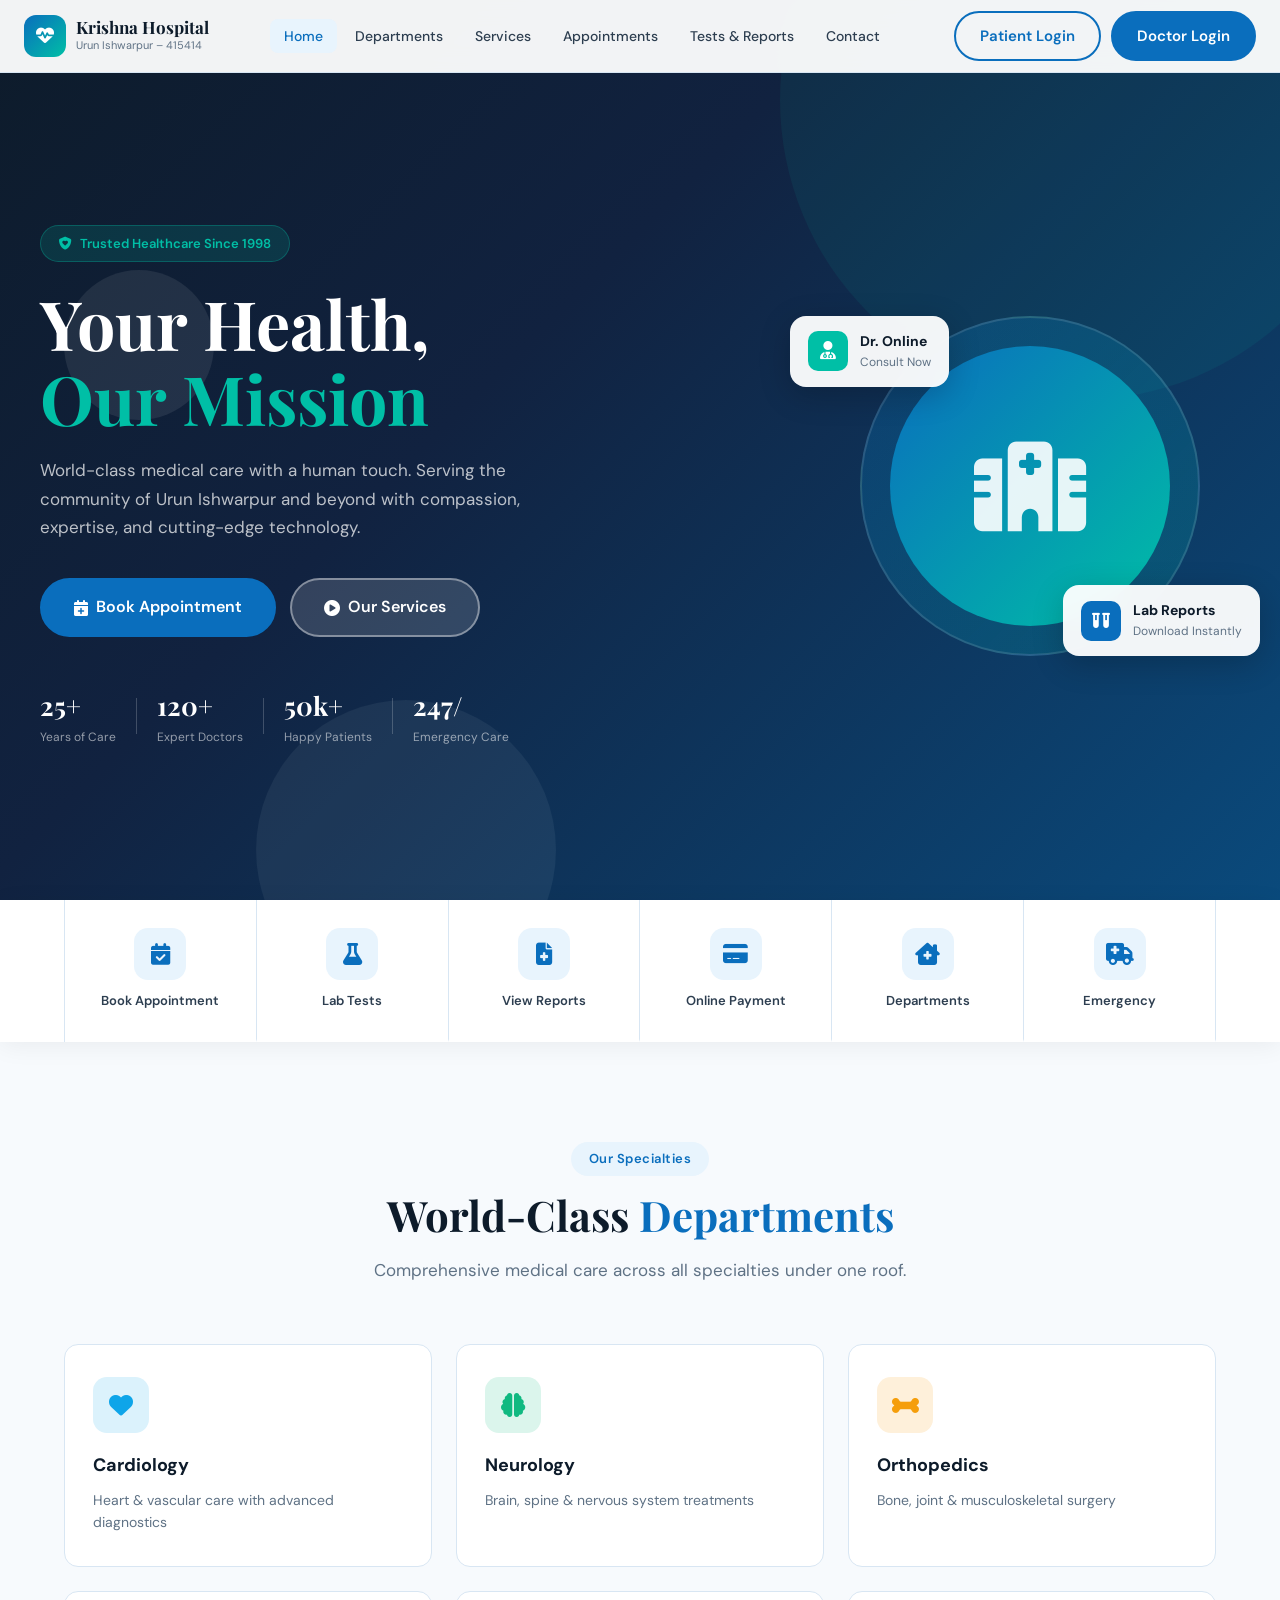
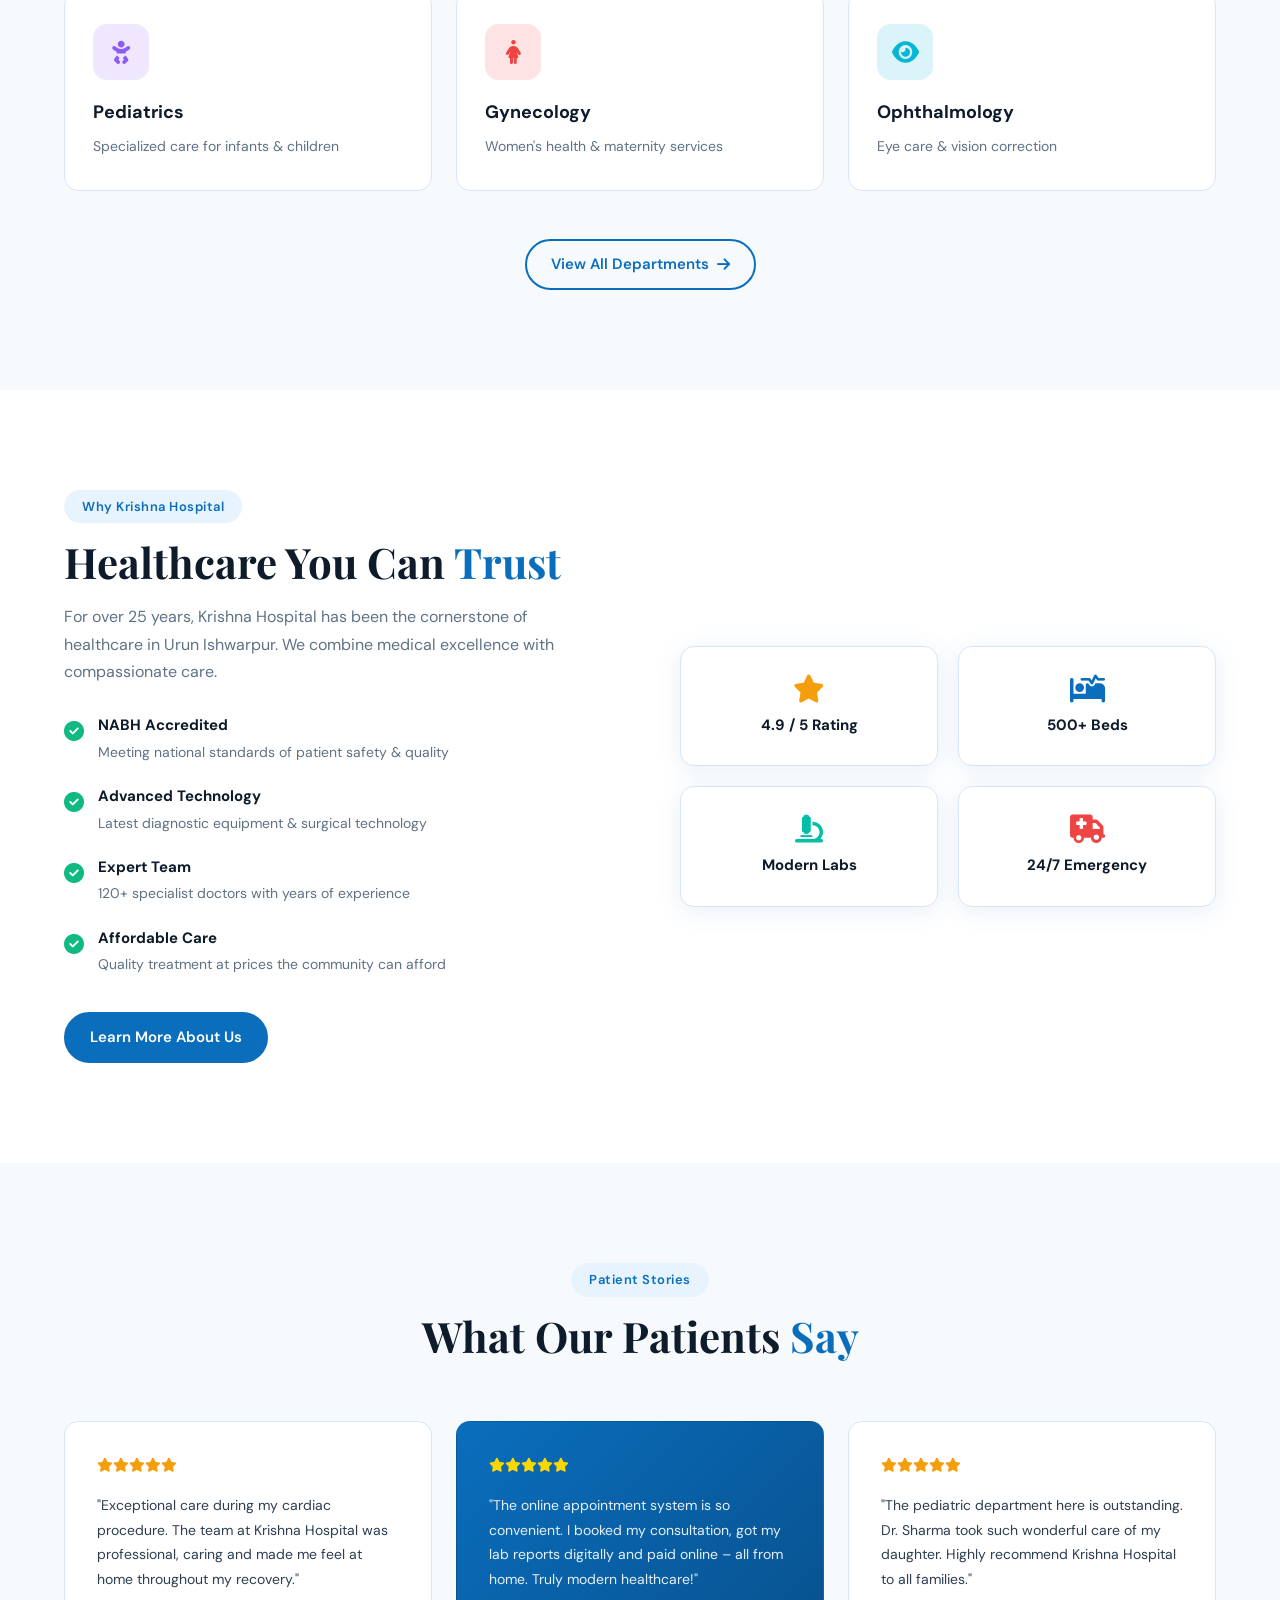
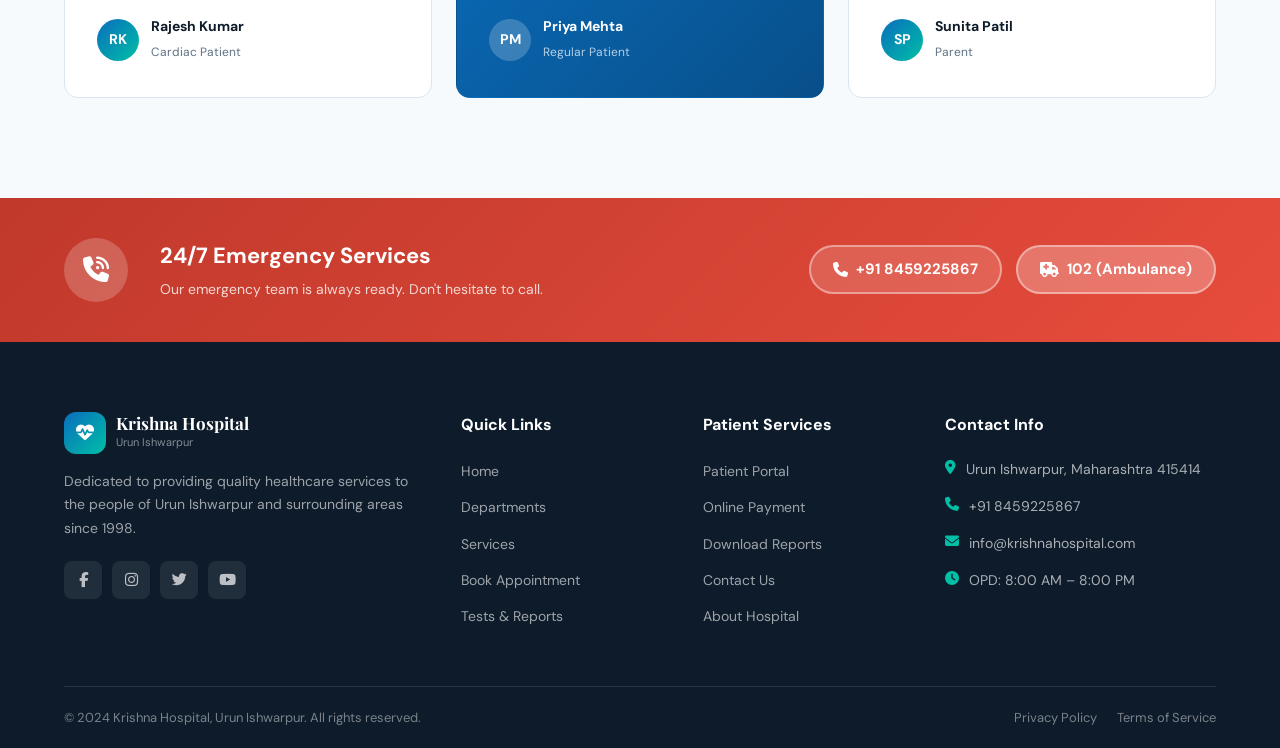
<file: index.html>
<!DOCTYPE html>
<html lang="en">
<head>
  <meta charset="UTF-8" />
  <meta name="viewport" content="width=device-width, initial-scale=1.0"/>
  <title>Krishna Hospital – Urun Ishwarpur</title>
  <link rel="stylesheet" href="css/style.css"/>
  <link rel="stylesheet" href="css/index.css"/>
  <link href="https://fonts.googleapis.com/css2?family=Playfair+Display:wght@400;600;700&family=DM+Sans:wght@300;400;500;600&display=swap" rel="stylesheet"/>
  <link rel="stylesheet" href="https://cdnjs.cloudflare.com/ajax/libs/font-awesome/6.5.0/css/all.min.css"/>
</head>
<body>

<!-- NAVBAR -->
<nav class="navbar" id="navbar">
  <div class="nav-container">
    <div class="nav-logo">
      <div class="logo-icon"><i class="fas fa-heartbeat"></i></div>
      <div class="logo-text">
        <span class="logo-main">Krishna Hospital</span>
        <span class="logo-sub">Urun Ishwarpur – 415414</span>
      </div>
    </div>
    <ul class="nav-links" id="navLinks">
      <li><a href="index.html" class="active">Home</a></li>
      <li><a href="departments.html">Departments</a></li>
      <li><a href="services.html">Services</a></li>
      <li><a href="appointment.html">Appointments</a></li>
      <li><a href="tests.html">Tests & Reports</a></li>
      <li><a href="contact.html">Contact</a></li>
    </ul>
    <div class="nav-actions">
      <a href="patient-login.html" class="btn btn-outline">Patient Login</a>
      <a href="doctor-login.html" class="btn btn-primary">Doctor Login</a>
    </div>
    <button class="hamburger" id="hamburger" aria-label="Menu">
      <span></span><span></span><span></span>
    </button>
  </div>
</nav>

<!-- HERO -->
<section class="hero">
  <div class="hero-bg">
    <div class="hero-shape shape1"></div>
    <div class="hero-shape shape2"></div>
    <div class="hero-shape shape3"></div>
  </div>
  <div class="hero-content">
    <div class="hero-badge"><i class="fas fa-shield-heart"></i> Trusted Healthcare Since 1998</div>
    <h1 class="hero-title">Your Health,<br><span class="accent">Our Mission</span></h1>
    <p class="hero-desc">World-class medical care with a human touch. Serving the community of Urun Ishwarpur and beyond with compassion, expertise, and cutting-edge technology.</p>
    <div class="hero-actions">
      <a href="appointment.html" class="btn btn-primary btn-lg"><i class="fas fa-calendar-plus"></i> Book Appointment</a>
      <a href="services.html" class="btn btn-ghost btn-lg"><i class="fas fa-play-circle"></i> Our Services</a>
    </div>
    <div class="hero-stats">
      <div class="stat"><span class="stat-num">25+</span><span class="stat-label">Years of Care</span></div>
      <div class="stat-divider"></div>
      <div class="stat"><span class="stat-num">120+</span><span class="stat-label">Expert Doctors</span></div>
      <div class="stat-divider"></div>
      <div class="stat"><span class="stat-num">50k+</span><span class="stat-label">Happy Patients</span></div>
      <div class="stat-divider"></div>
      <div class="stat"><span class="stat-num">24/7</span><span class="stat-label">Emergency Care</span></div>
    </div>
  </div>
  <div class="hero-image">
    <div class="hero-card card-float">
      <div class="card-icon teal"><i class="fas fa-user-md"></i></div>
      <div><div class="card-title">Dr. Online</div><div class="card-sub">Consult Now</div></div>
    </div>
    <div class="hero-card card-float2">
      <div class="card-icon blue"><i class="fas fa-vials"></i></div>
      <div><div class="card-title">Lab Reports</div><div class="card-sub">Download Instantly</div></div>
    </div>
    <div class="hero-img-circle">
      <div class="img-inner">
        <i class="fas fa-hospital-alt hero-hospital-icon"></i>
      </div>
    </div>
  </div>
</section>

<!-- QUICK ACCESS -->
<section class="quick-access">
  <div class="container">
    <div class="quick-grid">
      <a href="appointment.html" class="quick-card">
        <div class="qc-icon"><i class="fas fa-calendar-check"></i></div>
        <div class="qc-text">Book Appointment</div>
      </a>
      <a href="tests.html" class="quick-card">
        <div class="qc-icon"><i class="fas fa-flask"></i></div>
        <div class="qc-text">Lab Tests</div>
      </a>
      <a href="tests.html#reports" class="quick-card">
        <div class="qc-icon"><i class="fas fa-file-medical"></i></div>
        <div class="qc-text">View Reports</div>
      </a>
      <a href="payment.html" class="quick-card">
        <div class="qc-icon"><i class="fas fa-credit-card"></i></div>
        <div class="qc-text">Online Payment</div>
      </a>
      <a href="departments.html" class="quick-card">
        <div class="qc-icon"><i class="fas fa-clinic-medical"></i></div>
        <div class="qc-text">Departments</div>
      </a>
      <a href="contact.html" class="quick-card">
        <div class="qc-icon"><i class="fas fa-ambulance"></i></div>
        <div class="qc-text">Emergency</div>
      </a>
    </div>
  </div>
</section>

<!-- DEPARTMENTS PREVIEW -->
<section class="section departments-preview">
  <div class="container">
    <div class="section-header">
      <div class="section-badge">Our Specialties</div>
      <h2 class="section-title">World-Class <span class="accent">Departments</span></h2>
      <p class="section-sub">Comprehensive medical care across all specialties under one roof.</p>
    </div>
    <div class="dept-grid">
      <a href="departments.html" class="dept-card" style="--c:#0ea5e9">
        <div class="dept-icon"><i class="fas fa-heart"></i></div>
        <h3>Cardiology</h3>
        <p>Heart & vascular care with advanced diagnostics</p>
      </a>
      <a href="departments.html" class="dept-card" style="--c:#10b981">
        <div class="dept-icon"><i class="fas fa-brain"></i></div>
        <h3>Neurology</h3>
        <p>Brain, spine & nervous system treatments</p>
      </a>
      <a href="departments.html" class="dept-card" style="--c:#f59e0b">
        <div class="dept-icon"><i class="fas fa-bone"></i></div>
        <h3>Orthopedics</h3>
        <p>Bone, joint & musculoskeletal surgery</p>
      </a>
      <a href="departments.html" class="dept-card" style="--c:#8b5cf6">
        <div class="dept-icon"><i class="fas fa-baby"></i></div>
        <h3>Pediatrics</h3>
        <p>Specialized care for infants & children</p>
      </a>
      <a href="departments.html" class="dept-card" style="--c:#ef4444">
        <div class="dept-icon"><i class="fas fa-female"></i></div>
        <h3>Gynecology</h3>
        <p>Women's health & maternity services</p>
      </a>
      <a href="departments.html" class="dept-card" style="--c:#06b6d4">
        <div class="dept-icon"><i class="fas fa-eye"></i></div>
        <h3>Ophthalmology</h3>
        <p>Eye care & vision correction</p>
      </a>
    </div>
    <div class="section-footer">
      <a href="departments.html" class="btn btn-outline">View All Departments <i class="fas fa-arrow-right"></i></a>
    </div>
  </div>
</section>

<!-- WHY CHOOSE US -->
<section class="section why-us">
  <div class="container">
    <div class="why-grid">
      <div class="why-content">
        <div class="section-badge">Why Krishna Hospital</div>
        <h2 class="section-title">Healthcare You Can <span class="accent">Trust</span></h2>
        <p class="why-desc">For over 25 years, Krishna Hospital has been the cornerstone of healthcare in Urun Ishwarpur. We combine medical excellence with compassionate care.</p>
        <div class="why-list">
          <div class="why-item">
            <div class="why-icon"><i class="fas fa-check-circle"></i></div>
            <div><strong>NABH Accredited</strong><p>Meeting national standards of patient safety & quality</p></div>
          </div>
          <div class="why-item">
            <div class="why-icon"><i class="fas fa-check-circle"></i></div>
            <div><strong>Advanced Technology</strong><p>Latest diagnostic equipment & surgical technology</p></div>
          </div>
          <div class="why-item">
            <div class="why-icon"><i class="fas fa-check-circle"></i></div>
            <div><strong>Expert Team</strong><p>120+ specialist doctors with years of experience</p></div>
          </div>
          <div class="why-item">
            <div class="why-icon"><i class="fas fa-check-circle"></i></div>
            <div><strong>Affordable Care</strong><p>Quality treatment at prices the community can afford</p></div>
          </div>
        </div>
        <a href="about.html" class="btn btn-primary">Learn More About Us</a>
      </div>
      <div class="why-visual">
        <div class="why-cards">
          <div class="wc wc1"><i class="fas fa-star"></i><span>4.9 / 5 Rating</span></div>
          <div class="wc wc2"><i class="fas fa-procedures"></i><span>500+ Beds</span></div>
          <div class="wc wc3"><i class="fas fa-microscope"></i><span>Modern Labs</span></div>
          <div class="wc wc4"><i class="fas fa-ambulance"></i><span>24/7 Emergency</span></div>
        </div>
      </div>
    </div>
  </div>
</section>

<!-- TESTIMONIALS -->
<section class="section testimonials">
  <div class="container">
    <div class="section-header">
      <div class="section-badge">Patient Stories</div>
      <h2 class="section-title">What Our Patients <span class="accent">Say</span></h2>
    </div>
    <div class="testi-grid">
      <div class="testi-card">
        <div class="testi-stars"><i class="fas fa-star"></i><i class="fas fa-star"></i><i class="fas fa-star"></i><i class="fas fa-star"></i><i class="fas fa-star"></i></div>
        <p>"Exceptional care during my cardiac procedure. The team at Krishna Hospital was professional, caring and made me feel at home throughout my recovery."</p>
        <div class="testi-author">
          <div class="testi-avatar">RK</div>
          <div><strong>Rajesh Kumar</strong><span>Cardiac Patient</span></div>
        </div>
      </div>
      <div class="testi-card featured">
        <div class="testi-stars"><i class="fas fa-star"></i><i class="fas fa-star"></i><i class="fas fa-star"></i><i class="fas fa-star"></i><i class="fas fa-star"></i></div>
        <p>"The online appointment system is so convenient. I booked my consultation, got my lab reports digitally and paid online – all from home. Truly modern healthcare!"</p>
        <div class="testi-author">
          <div class="testi-avatar">PM</div>
          <div><strong>Priya Mehta</strong><span>Regular Patient</span></div>
        </div>
      </div>
      <div class="testi-card">
        <div class="testi-stars"><i class="fas fa-star"></i><i class="fas fa-star"></i><i class="fas fa-star"></i><i class="fas fa-star"></i><i class="fas fa-star"></i></div>
        <p>"The pediatric department here is outstanding. Dr. Sharma took such wonderful care of my daughter. Highly recommend Krishna Hospital to all families."</p>
        <div class="testi-author">
          <div class="testi-avatar">SP</div>
          <div><strong>Sunita Patil</strong><span>Parent</span></div>
        </div>
      </div>
    </div>
  </div>
</section>

<!-- EMERGENCY BANNER -->
<section class="emergency-banner">
  <div class="container">
    <div class="emergency-content">
      <div class="emergency-icon"><i class="fas fa-phone-volume"></i></div>
      <div>
        <h3>24/7 Emergency Services</h3>
        <p>Our emergency team is always ready. Don't hesitate to call.</p>
      </div>
      <div class="emergency-numbers">
        <a href="tel:+918459225867" class="emerg-num"><i class="fas fa-phone"></i> +91 8459225867</a>
        <a href="tel:102" class="emerg-num emerg-alt"><i class="fas fa-ambulance"></i> 102 (Ambulance)</a>
      </div>
    </div>
  </div>
</section>

<!-- FOOTER -->
<footer class="footer">
  <div class="container">
    <div class="footer-grid">
      <div class="footer-brand">
        <div class="nav-logo">
          <div class="logo-icon"><i class="fas fa-heartbeat"></i></div>
          <div class="logo-text">
            <span class="logo-main">Krishna Hospital</span>
            <span class="logo-sub">Urun Ishwarpur</span>
          </div>
        </div>
        <p>Dedicated to providing quality healthcare services to the people of Urun Ishwarpur and surrounding areas since 1998.</p>
        <div class="social-links">
          <a href="#"><i class="fab fa-facebook-f"></i></a>
          <a href="#"><i class="fab fa-instagram"></i></a>
          <a href="#"><i class="fab fa-twitter"></i></a>
          <a href="#"><i class="fab fa-youtube"></i></a>
        </div>
      </div>
      <div class="footer-links">
        <h4>Quick Links</h4>
        <ul>
          <li><a href="index.html">Home</a></li>
          <li><a href="departments.html">Departments</a></li>
          <li><a href="services.html">Services</a></li>
          <li><a href="appointment.html">Book Appointment</a></li>
          <li><a href="tests.html">Tests & Reports</a></li>
        </ul>
      </div>
      <div class="footer-links">
        <h4>Patient Services</h4>
        <ul>
          <li><a href="patient-login.html">Patient Portal</a></li>
          <li><a href="payment.html">Online Payment</a></li>
          <li><a href="tests.html">Download Reports</a></li>
          <li><a href="contact.html">Contact Us</a></li>
          <li><a href="about.html">About Hospital</a></li>
        </ul>
      </div>
      <div class="footer-contact">
        <h4>Contact Info</h4>
        <div class="fc-item"><i class="fas fa-map-marker-alt"></i><span>Urun Ishwarpur, Maharashtra 415414</span></div>
        <div class="fc-item"><i class="fas fa-phone"></i><span>+91 8459225867</span></div>
        <div class="fc-item"><i class="fas fa-envelope"></i><span>info@krishnahospital.com</span></div>
        <div class="fc-item"><i class="fas fa-clock"></i><span>OPD: 8:00 AM – 8:00 PM</span></div>
      </div>
    </div>
    <div class="footer-bottom">
      <p>© 2024 Krishna Hospital, Urun Ishwarpur. All rights reserved.</p>
      <div class="footer-bottom-links">
        <a href="#">Privacy Policy</a>
        <a href="#">Terms of Service</a>
      </div>
    </div>
  </div>
</footer>

<script src="js/main.js"></script>
</body>
</html>
</file>
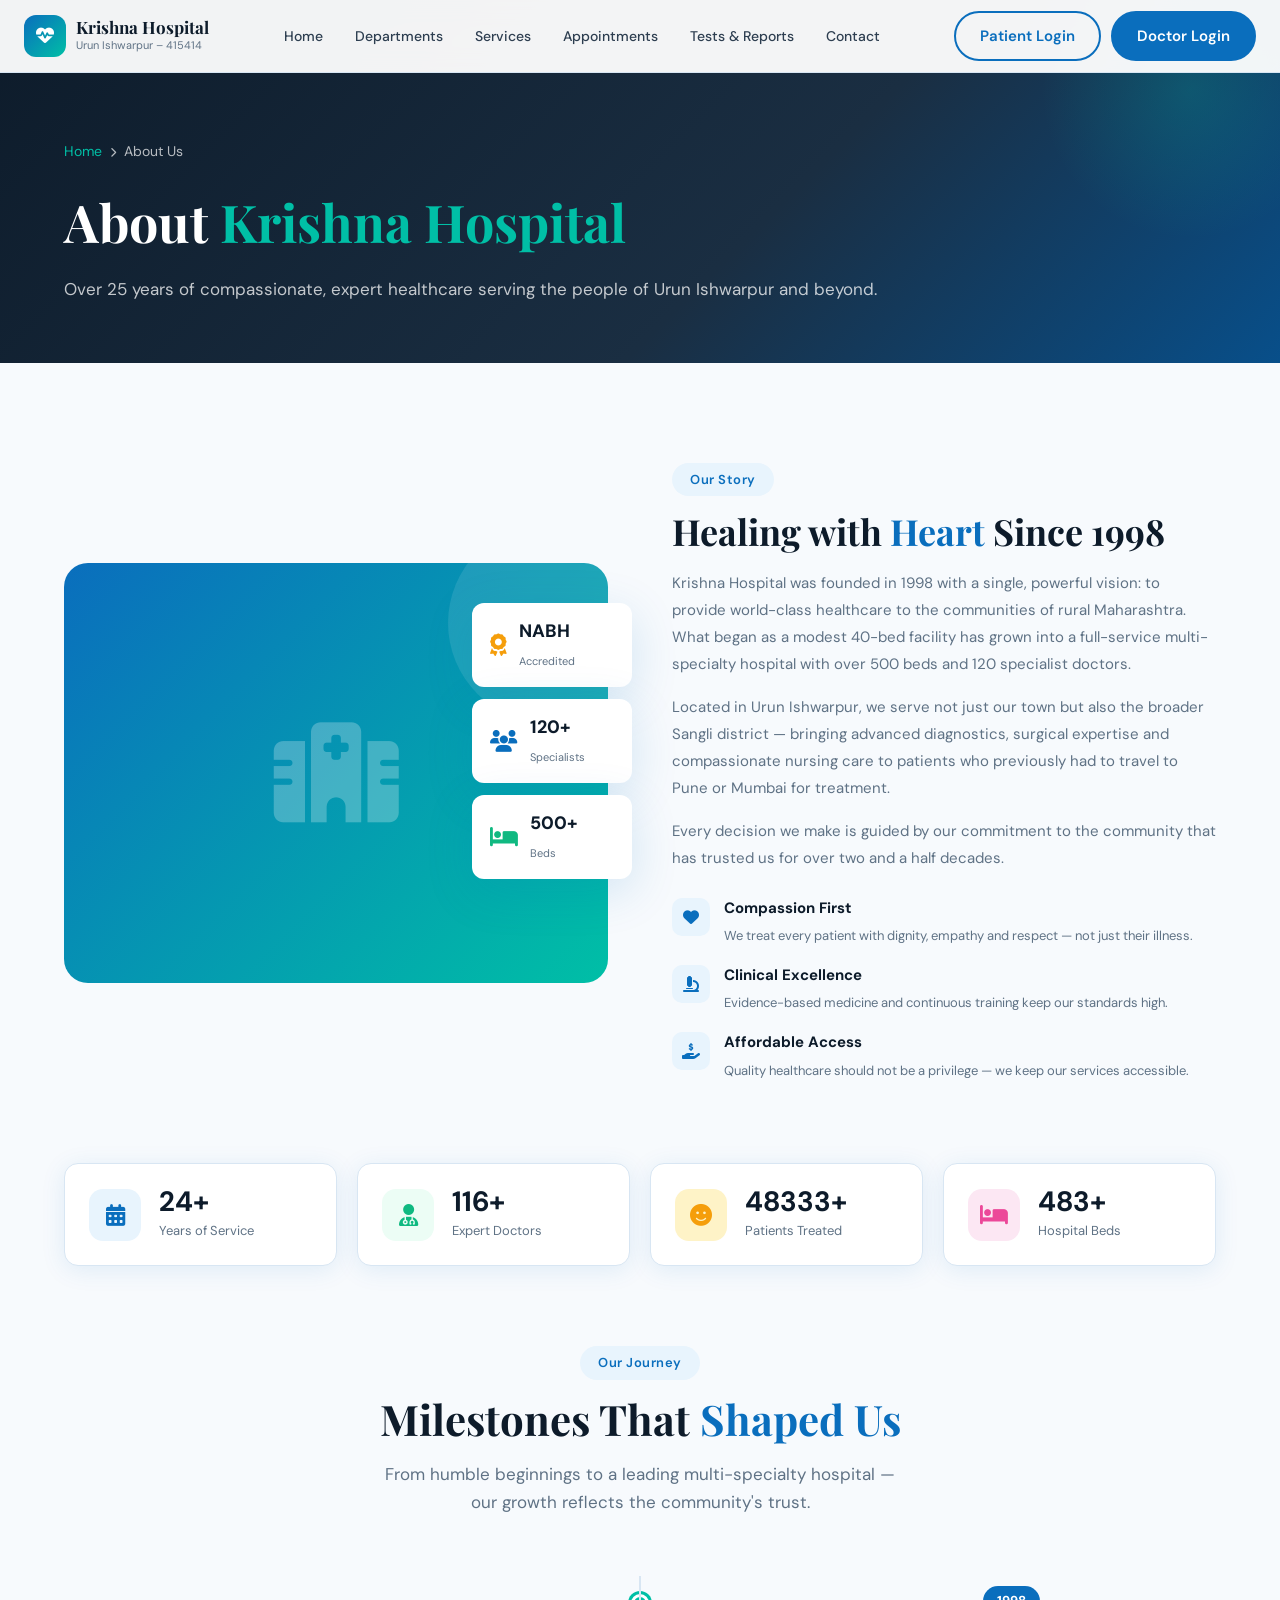
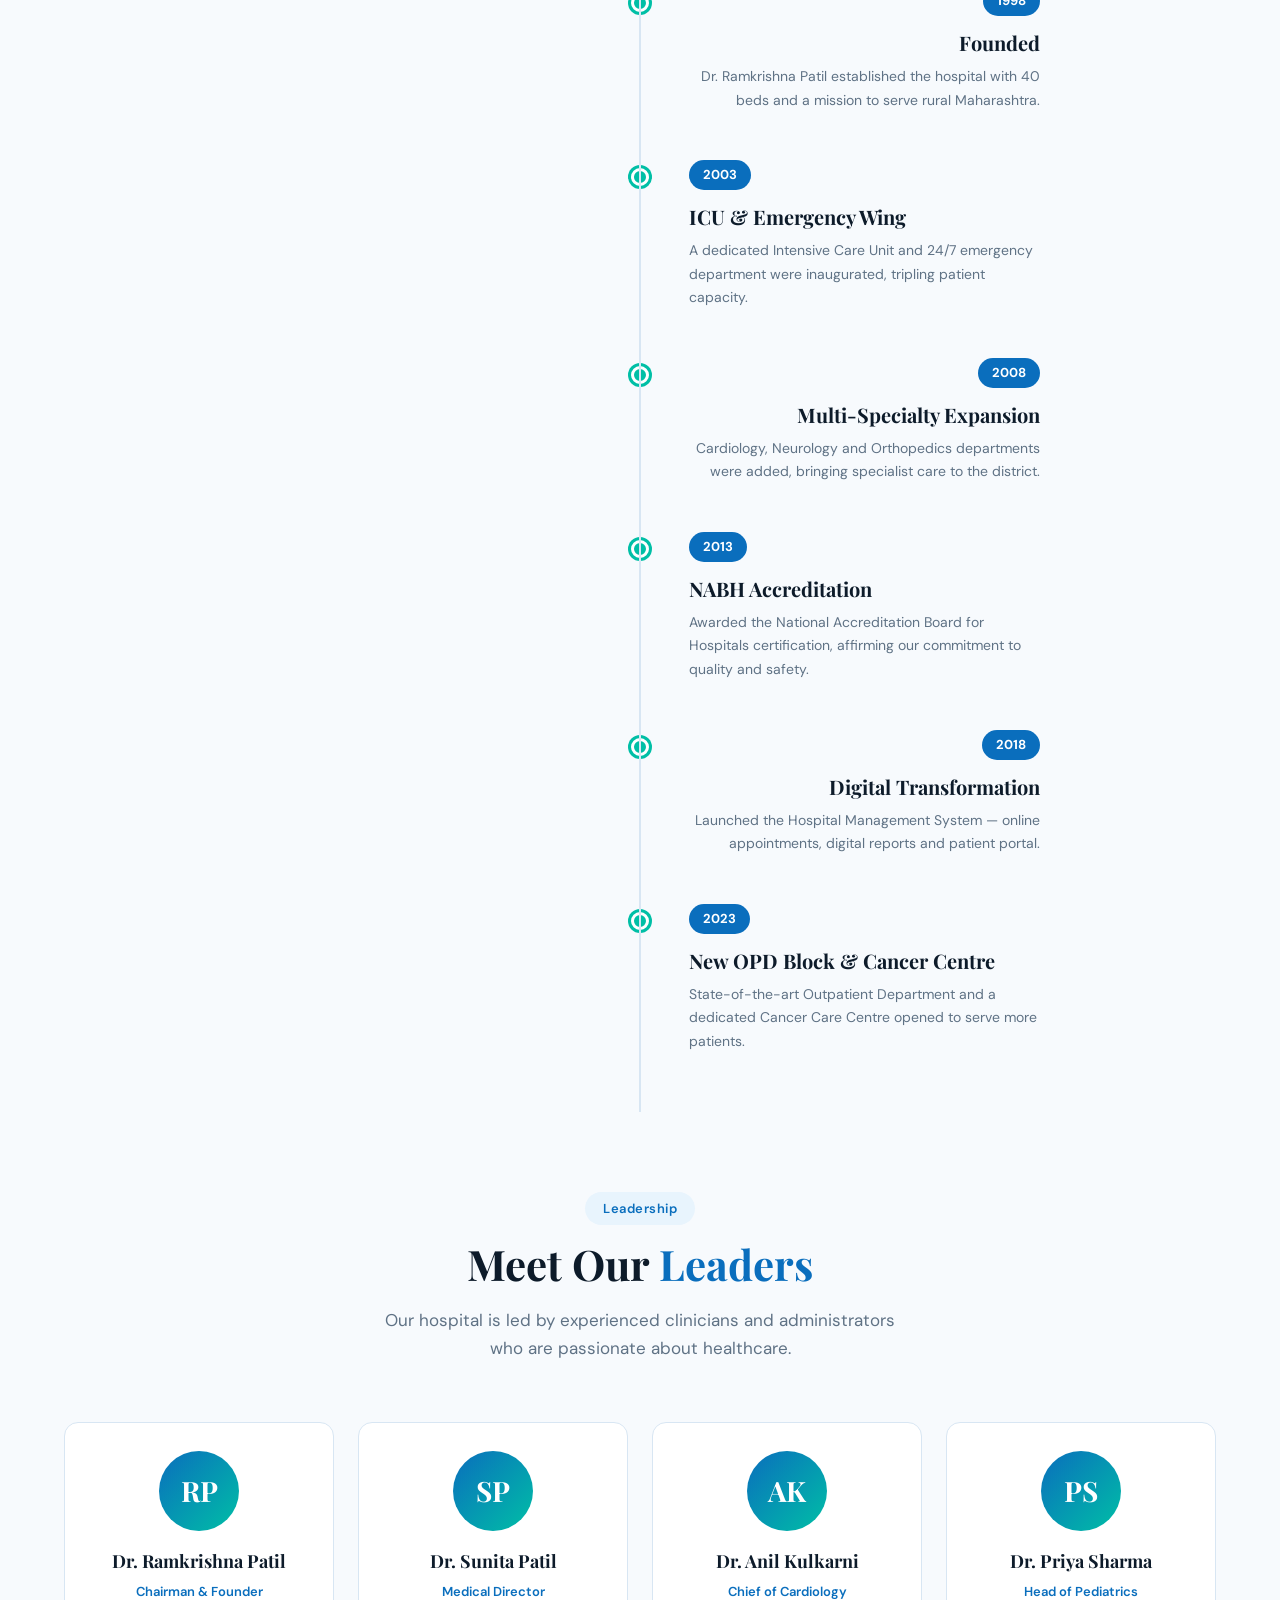
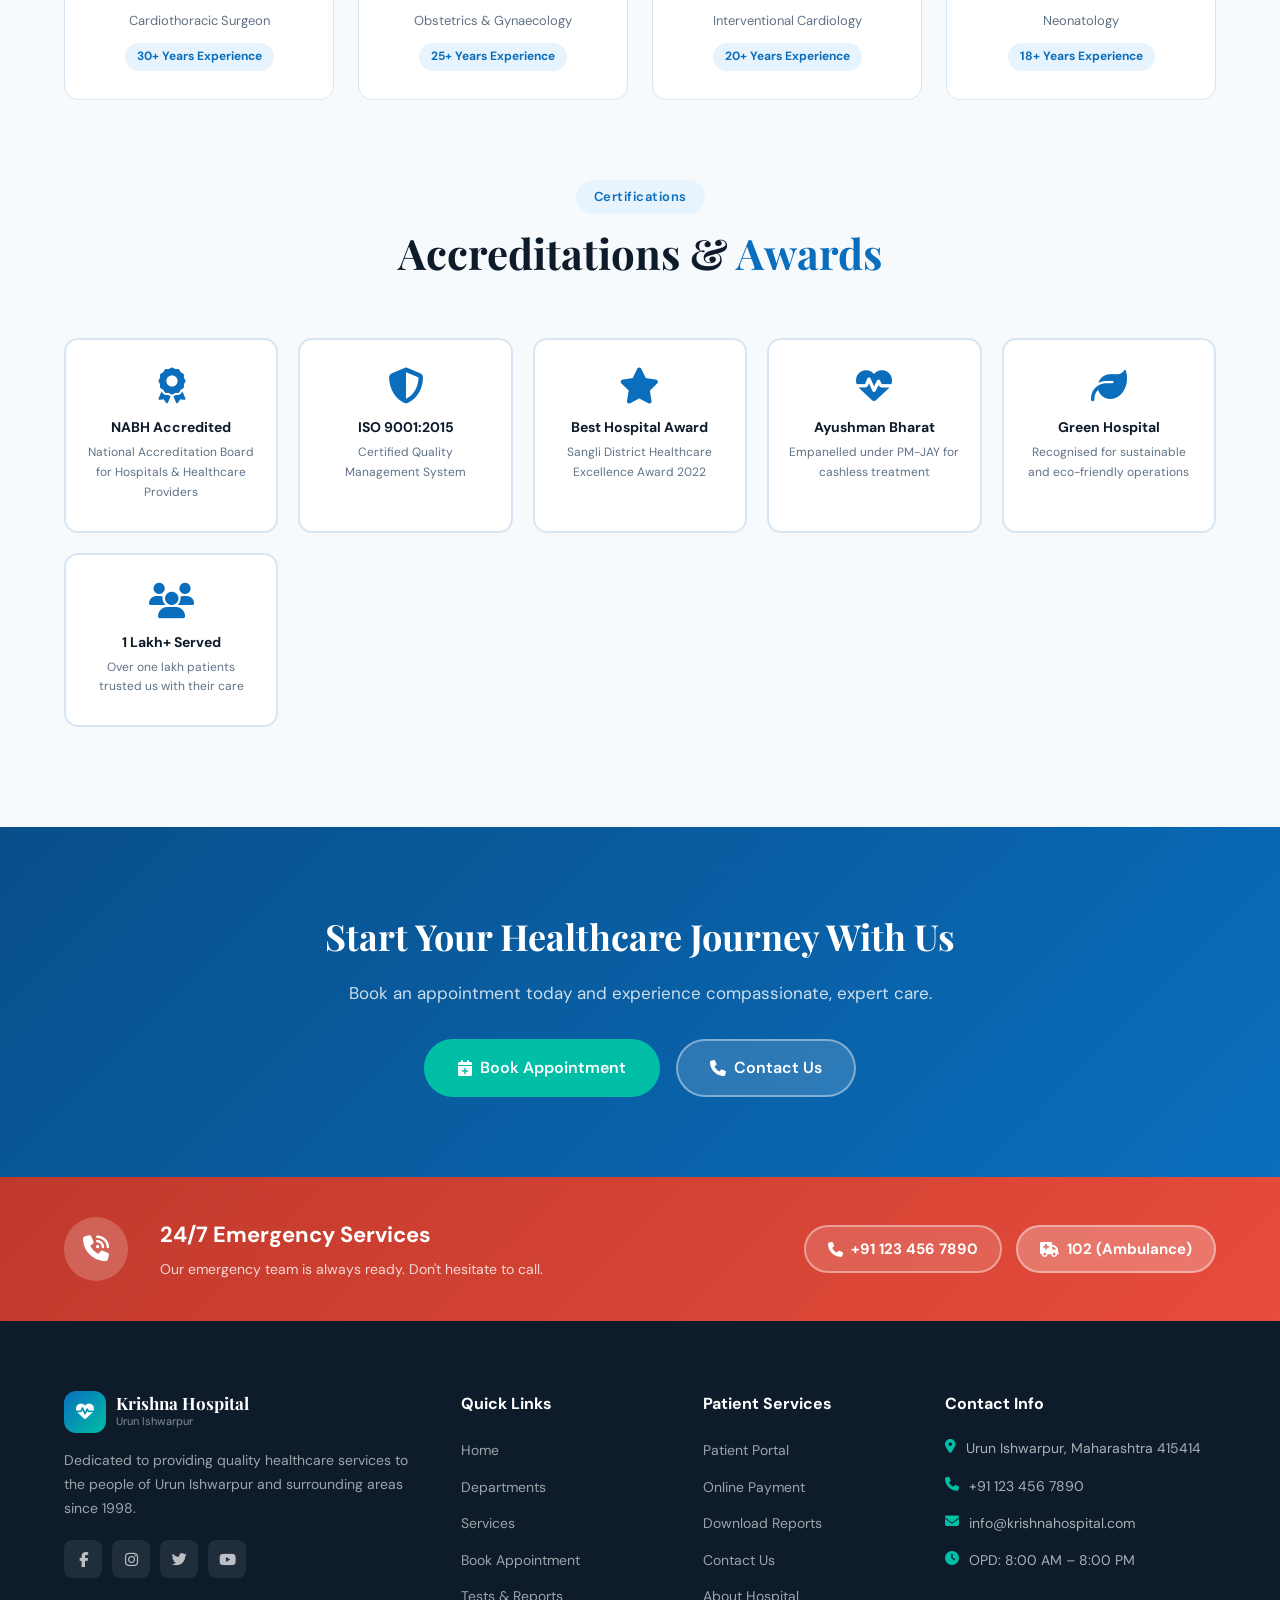
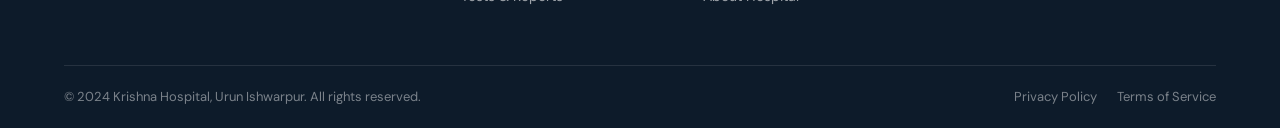
<file: about.html>
<!DOCTYPE html>
<html lang="en">
<head>
  <meta charset="UTF-8" />
  <meta name="viewport" content="width=device-width, initial-scale=1.0"/>
  <title>About Us – Krishna Hospital</title>
  <link rel="stylesheet" href="css/style.css"/>
  <link href="https://fonts.googleapis.com/css2?family=Playfair+Display:wght@400;600;700&family=DM+Sans:wght@300;400;500;600&display=swap" rel="stylesheet"/>
  <link rel="stylesheet" href="https://cdnjs.cloudflare.com/ajax/libs/font-awesome/6.5.0/css/all.min.css"/>
  <style>
    .about-intro-grid {
      display: grid;
      grid-template-columns: 1fr 1fr;
      gap: 64px;
      align-items: center;
      margin-bottom: 80px;
    }
    .about-visual {
      position: relative;
    }
    .about-img-box {
      background: linear-gradient(135deg, var(--primary) 0%, var(--accent) 100%);
      border-radius: 24px;
      height: 420px;
      display: flex;
      align-items: center;
      justify-content: center;
      font-size: 100px;
      color: rgba(255,255,255,0.25);
      position: relative;
      overflow: hidden;
    }
    .about-img-box i { position: relative; z-index: 1; }
    .about-img-box::before {
      content: '';
      position: absolute;
      top: -40px; right: -40px;
      width: 200px; height: 200px;
      background: rgba(255,255,255,0.1);
      border-radius: 50%;
    }
    .about-badges {
      display: flex;
      flex-direction: column;
      gap: 12px;
      position: absolute;
      right: -24px;
      top: 40px;
    }
    .about-badge-card {
      background: #fff;
      border-radius: 12px;
      padding: 14px 18px;
      box-shadow: var(--shadow-lg);
      display: flex;
      align-items: center;
      gap: 12px;
      min-width: 160px;
    }
    .about-badge-card i { font-size: 22px; }
    .about-badge-card strong { display: block; font-size: 18px; font-weight: 800; color: var(--dark); }
    .about-badge-card span { font-size: 11px; color: var(--text-light); }

    .about-content h2 { font-family: var(--font-display); font-size: 36px; color: var(--dark); margin-bottom: 16px; line-height: 1.2; }
    .about-content p { color: var(--text-light); font-size: 15px; line-height: 1.8; margin-bottom: 16px; }
    .about-values-list { margin-top: 24px; display: flex; flex-direction: column; gap: 14px; }
    .about-value-item {
      display: flex;
      gap: 14px;
      align-items: flex-start;
    }
    .av-icon {
      width: 38px; height: 38px;
      border-radius: 10px;
      background: var(--primary-light);
      color: var(--primary);
      display: flex; align-items: center; justify-content: center;
      font-size: 16px;
      flex-shrink: 0;
      margin-top: 2px;
    }
    .av-text strong { display: block; font-size: 15px; color: var(--dark); margin-bottom: 2px; }
    .av-text span { font-size: 13px; color: var(--text-light); }

    /* TIMELINE */
    .timeline { position: relative; padding: 10px 0; }
    .timeline::before {
      content: '';
      position: absolute;
      left: 50%;
      top: 0; bottom: 0;
      width: 2px;
      background: var(--border);
      transform: translateX(-50%);
    }
    .timeline-item {
      display: flex;
      gap: 40px;
      align-items: flex-start;
      margin-bottom: 48px;
    }
    .timeline-item:nth-child(odd) { flex-direction: row-reverse; }
    .timeline-item:nth-child(odd) .tl-content { text-align: right; }
    .tl-content { flex: 1; }
    .tl-year {
      display: inline-block;
      background: var(--primary);
      color: #fff;
      font-size: 13px;
      font-weight: 700;
      padding: 4px 14px;
      border-radius: 50px;
      margin-bottom: 10px;
    }
    .tl-content h3 { font-family: var(--font-display); font-size: 20px; color: var(--dark); margin-bottom: 6px; }
    .tl-content p { font-size: 14px; color: var(--text-light); line-height: 1.7; }
    .tl-dot {
      width: 18px; height: 18px;
      background: var(--accent);
      border-radius: 50%;
      flex-shrink: 0;
      margin-top: 8px;
      border: 3px solid #fff;
      box-shadow: 0 0 0 3px var(--accent);
    }

    /* LEADERSHIP */
    .team-grid {
      display: grid;
      grid-template-columns: repeat(auto-fill, minmax(240px, 1fr));
      gap: 24px;
    }
    .team-card {
      background: #fff;
      border-radius: var(--radius);
      border: 1px solid var(--border);
      padding: 28px;
      text-align: center;
      transition: var(--transition);
    }
    .team-card:hover { transform: translateY(-5px); box-shadow: var(--shadow-lg); }
    .team-avatar {
      width: 80px; height: 80px;
      border-radius: 50%;
      background: linear-gradient(135deg, var(--primary), var(--accent));
      display: flex; align-items: center; justify-content: center;
      font-size: 28px;
      font-weight: 700;
      color: #fff;
      margin: 0 auto 16px;
      font-family: var(--font-display);
    }
    .team-card h3 { font-family: var(--font-display); font-size: 18px; color: var(--dark); margin-bottom: 4px; }
    .team-card .role { font-size: 13px; color: var(--primary); font-weight: 600; margin-bottom: 8px; }
    .team-card .specialty { font-size: 13px; color: var(--text-light); }
    .team-card .exp { display: inline-block; margin-top: 12px; background: var(--primary-light); color: var(--primary); padding: 4px 12px; border-radius: 50px; font-size: 12px; font-weight: 700; }

    /* ACCREDITATIONS */
    .accred-grid {
      display: grid;
      grid-template-columns: repeat(auto-fill, minmax(180px, 1fr));
      gap: 20px;
    }
    .accred-card {
      background: #fff;
      border-radius: var(--radius);
      border: 2px solid var(--border);
      padding: 28px 20px;
      text-align: center;
      transition: var(--transition);
    }
    .accred-card:hover { border-color: var(--primary); }
    .accred-card i { font-size: 36px; color: var(--primary); margin-bottom: 12px; display: block; }
    .accred-card h4 { font-size: 14px; font-weight: 700; color: var(--dark); margin-bottom: 4px; }
    .accred-card p { font-size: 12px; color: var(--text-light); }

    @media (max-width: 768px) {
      .about-intro-grid { grid-template-columns: 1fr; }
      .timeline::before { left: 18px; }
      .timeline-item, .timeline-item:nth-child(odd) { flex-direction: row; }
      .timeline-item:nth-child(odd) .tl-content { text-align: left; }
      .tl-dot { flex-shrink: 0; }
    }
  </style>
</head>
<body>

<nav class="navbar" id="navbar">
  <div class="nav-container">
    <div class="nav-logo">
      <div class="logo-icon"><i class="fas fa-heartbeat"></i></div>
      <div class="logo-text">
        <span class="logo-main">Krishna Hospital</span>
        <span class="logo-sub">Urun Ishwarpur – 415414</span>
      </div>
    </div>
    <ul class="nav-links" id="navLinks">
      <li><a href="index.html">Home</a></li>
      <li><a href="departments.html">Departments</a></li>
      <li><a href="services.html">Services</a></li>
      <li><a href="appointment.html">Appointments</a></li>
      <li><a href="tests.html">Tests & Reports</a></li>
      <li><a href="contact.html">Contact</a></li>
    </ul>
    <div class="nav-actions">
      <a href="patient-login.html" class="btn btn-outline">Patient Login</a>
      <a href="doctor-login.html" class="btn btn-primary">Doctor Login</a>
    </div>
    <button class="hamburger" id="hamburger" aria-label="Menu">
      <span></span><span></span><span></span>
    </button>
  </div>
</nav>

<div class="page-header">
  <div class="container">
    <div class="breadcrumb">
      <a href="index.html">Home</a>
      <i class="fas fa-chevron-right"></i>
      <span>About Us</span>
    </div>
    <h1>About <span style="color:var(--accent)">Krishna Hospital</span></h1>
    <p>Over 25 years of compassionate, expert healthcare serving the people of Urun Ishwarpur and beyond.</p>
  </div>
</div>

<section class="section">
  <div class="container">

    <!-- INTRO -->
    <div class="about-intro-grid">
      <div class="about-visual">
        <div class="about-img-box">
          <i class="fas fa-hospital-alt"></i>
        </div>
        <div class="about-badges">
          <div class="about-badge-card">
            <i class="fas fa-award" style="color:#f59e0b"></i>
            <div><strong>NABH</strong><span>Accredited</span></div>
          </div>
          <div class="about-badge-card">
            <i class="fas fa-users" style="color:#0a6ebd"></i>
            <div><strong>120+</strong><span>Specialists</span></div>
          </div>
          <div class="about-badge-card">
            <i class="fas fa-bed" style="color:#10b981"></i>
            <div><strong>500+</strong><span>Beds</span></div>
          </div>
        </div>
      </div>
      <div class="about-content">
        <div class="section-badge">Our Story</div>
        <h2>Healing with <span class="accent">Heart</span> Since 1998</h2>
        <p>Krishna Hospital was founded in 1998 with a single, powerful vision: to provide world-class healthcare to the communities of rural Maharashtra. What began as a modest 40-bed facility has grown into a full-service multi-specialty hospital with over 500 beds and 120 specialist doctors.</p>
        <p>Located in Urun Ishwarpur, we serve not just our town but also the broader Sangli district — bringing advanced diagnostics, surgical expertise and compassionate nursing care to patients who previously had to travel to Pune or Mumbai for treatment.</p>
        <p>Every decision we make is guided by our commitment to the community that has trusted us for over two and a half decades.</p>
        <div class="about-values-list">
          <div class="about-value-item">
            <div class="av-icon"><i class="fas fa-heart"></i></div>
            <div class="av-text"><strong>Compassion First</strong><span>We treat every patient with dignity, empathy and respect — not just their illness.</span></div>
          </div>
          <div class="about-value-item">
            <div class="av-icon"><i class="fas fa-microscope"></i></div>
            <div class="av-text"><strong>Clinical Excellence</strong><span>Evidence-based medicine and continuous training keep our standards high.</span></div>
          </div>
          <div class="about-value-item">
            <div class="av-icon"><i class="fas fa-hand-holding-usd"></i></div>
            <div class="av-text"><strong>Affordable Access</strong><span>Quality healthcare should not be a privilege — we keep our services accessible.</span></div>
          </div>
        </div>
      </div>
    </div>

    <!-- STATS -->
    <div class="stats-grid" style="margin-bottom:80px">
      <div class="stat-card">
        <div class="stat-card-icon" style="background:#e8f4fd;color:#0a6ebd"><i class="fas fa-calendar-alt"></i></div>
        <div><div class="stat-card-num stat-num">25+</div><div class="stat-card-label">Years of Service</div></div>
      </div>
      <div class="stat-card">
        <div class="stat-card-icon" style="background:#ecfdf5;color:#10b981"><i class="fas fa-user-md"></i></div>
        <div><div class="stat-card-num stat-num">120+</div><div class="stat-card-label">Expert Doctors</div></div>
      </div>
      <div class="stat-card">
        <div class="stat-card-icon" style="background:#fef3c7;color:#f59e0b"><i class="fas fa-smile"></i></div>
        <div><div class="stat-card-num stat-num">50000+</div><div class="stat-card-label">Patients Treated</div></div>
      </div>
      <div class="stat-card">
        <div class="stat-card-icon" style="background:#fce7f3;color:#ec4899"><i class="fas fa-bed"></i></div>
        <div><div class="stat-card-num stat-num">500+</div><div class="stat-card-label">Hospital Beds</div></div>
      </div>
    </div>

    <!-- TIMELINE -->
    <div class="section-header">
      <div class="section-badge">Our Journey</div>
      <h2 class="section-title">Milestones That <span class="accent">Shaped Us</span></h2>
      <p class="section-sub">From humble beginnings to a leading multi-specialty hospital — our growth reflects the community's trust.</p>
    </div>
    <div class="timeline" style="max-width:800px;margin:0 auto 80px">
      <div class="timeline-item">
        <div class="tl-content">
          <div class="tl-year">1998</div>
          <h3>Founded</h3>
          <p>Dr. Ramkrishna Patil established the hospital with 40 beds and a mission to serve rural Maharashtra.</p>
        </div>
        <div class="tl-dot"></div>
        <div style="flex:1"></div>
      </div>
      <div class="timeline-item">
        <div style="flex:1"></div>
        <div class="tl-dot"></div>
        <div class="tl-content">
          <div class="tl-year">2003</div>
          <h3>ICU & Emergency Wing</h3>
          <p>A dedicated Intensive Care Unit and 24/7 emergency department were inaugurated, tripling patient capacity.</p>
        </div>
      </div>
      <div class="timeline-item">
        <div class="tl-content">
          <div class="tl-year">2008</div>
          <h3>Multi-Specialty Expansion</h3>
          <p>Cardiology, Neurology and Orthopedics departments were added, bringing specialist care to the district.</p>
        </div>
        <div class="tl-dot"></div>
        <div style="flex:1"></div>
      </div>
      <div class="timeline-item">
        <div style="flex:1"></div>
        <div class="tl-dot"></div>
        <div class="tl-content">
          <div class="tl-year">2013</div>
          <h3>NABH Accreditation</h3>
          <p>Awarded the National Accreditation Board for Hospitals certification, affirming our commitment to quality and safety.</p>
        </div>
      </div>
      <div class="timeline-item">
        <div class="tl-content">
          <div class="tl-year">2018</div>
          <h3>Digital Transformation</h3>
          <p>Launched the Hospital Management System — online appointments, digital reports and patient portal.</p>
        </div>
        <div class="tl-dot"></div>
        <div style="flex:1"></div>
      </div>
      <div class="timeline-item">
        <div style="flex:1"></div>
        <div class="tl-dot"></div>
        <div class="tl-content">
          <div class="tl-year">2023</div>
          <h3>New OPD Block & Cancer Centre</h3>
          <p>State-of-the-art Outpatient Department and a dedicated Cancer Care Centre opened to serve more patients.</p>
        </div>
      </div>
    </div>

    <!-- LEADERSHIP TEAM -->
    <div class="section-header">
      <div class="section-badge">Leadership</div>
      <h2 class="section-title">Meet Our <span class="accent">Leaders</span></h2>
      <p class="section-sub">Our hospital is led by experienced clinicians and administrators who are passionate about healthcare.</p>
    </div>
    <div class="team-grid" style="margin-bottom:80px">
      <div class="team-card">
        <div class="team-avatar">RP</div>
        <h3>Dr. Ramkrishna Patil</h3>
        <div class="role">Chairman & Founder</div>
        <div class="specialty">Cardiothoracic Surgeon</div>
        <span class="exp">30+ Years Experience</span>
      </div>
      <div class="team-card">
        <div class="team-avatar">SP</div>
        <h3>Dr. Sunita Patil</h3>
        <div class="role">Medical Director</div>
        <div class="specialty">Obstetrics & Gynaecology</div>
        <span class="exp">25+ Years Experience</span>
      </div>
      <div class="team-card">
        <div class="team-avatar">AK</div>
        <h3>Dr. Anil Kulkarni</h3>
        <div class="role">Chief of Cardiology</div>
        <div class="specialty">Interventional Cardiology</div>
        <span class="exp">20+ Years Experience</span>
      </div>
      <div class="team-card">
        <div class="team-avatar">PS</div>
        <h3>Dr. Priya Sharma</h3>
        <div class="role">Head of Pediatrics</div>
        <div class="specialty">Neonatology</div>
        <span class="exp">18+ Years Experience</span>
      </div>
    </div>

    <!-- ACCREDITATIONS -->
    <div class="section-header">
      <div class="section-badge">Certifications</div>
      <h2 class="section-title">Accreditations & <span class="accent">Awards</span></h2>
    </div>
    <div class="accred-grid">
      <div class="accred-card">
        <i class="fas fa-award"></i>
        <h4>NABH Accredited</h4>
        <p>National Accreditation Board for Hospitals & Healthcare Providers</p>
      </div>
      <div class="accred-card">
        <i class="fas fa-shield-alt"></i>
        <h4>ISO 9001:2015</h4>
        <p>Certified Quality Management System</p>
      </div>
      <div class="accred-card">
        <i class="fas fa-star"></i>
        <h4>Best Hospital Award</h4>
        <p>Sangli District Healthcare Excellence Award 2022</p>
      </div>
      <div class="accred-card">
        <i class="fas fa-heartbeat"></i>
        <h4>Ayushman Bharat</h4>
        <p>Empanelled under PM-JAY for cashless treatment</p>
      </div>
      <div class="accred-card">
        <i class="fas fa-leaf"></i>
        <h4>Green Hospital</h4>
        <p>Recognised for sustainable and eco-friendly operations</p>
      </div>
      <div class="accred-card">
        <i class="fas fa-users"></i>
        <h4>1 Lakh+ Served</h4>
        <p>Over one lakh patients trusted us with their care</p>
      </div>
    </div>

  </div>
</section>

<!-- CTA -->
<section style="background:linear-gradient(135deg,var(--primary-dark),var(--primary));padding:80px 0;text-align:center">
  <div class="container">
    <h2 style="font-family:var(--font-display);font-size:36px;color:#fff;margin-bottom:12px">Start Your Healthcare Journey With Us</h2>
    <p style="color:rgba(255,255,255,0.8);font-size:17px;margin-bottom:32px">Book an appointment today and experience compassionate, expert care.</p>
    <div style="display:flex;gap:16px;justify-content:center;flex-wrap:wrap">
      <a href="appointment.html" class="btn btn-accent btn-lg"><i class="fas fa-calendar-plus"></i> Book Appointment</a>
      <a href="contact.html" class="btn btn-ghost btn-lg"><i class="fas fa-phone"></i> Contact Us</a>
    </div>
  </div>
</section>

<section class="emergency-banner">
  <div class="container">
    <div class="emergency-content">
      <div class="emergency-icon"><i class="fas fa-phone-volume"></i></div>
      <div>
        <h3>24/7 Emergency Services</h3>
        <p>Our emergency team is always ready. Don't hesitate to call.</p>
      </div>
      <div class="emergency-numbers">
        <a href="tel:+911234567890" class="emerg-num"><i class="fas fa-phone"></i> +91 123 456 7890</a>
        <a href="tel:102" class="emerg-num emerg-alt"><i class="fas fa-ambulance"></i> 102 (Ambulance)</a>
      </div>
    </div>
  </div>
</section>

<footer class="footer">
  <div class="container">
    <div class="footer-grid">
      <div class="footer-brand">
        <div class="nav-logo">
          <div class="logo-icon"><i class="fas fa-heartbeat"></i></div>
          <div class="logo-text">
            <span class="logo-main">Krishna Hospital</span>
            <span class="logo-sub">Urun Ishwarpur</span>
          </div>
        </div>
        <p>Dedicated to providing quality healthcare services to the people of Urun Ishwarpur and surrounding areas since 1998.</p>
        <div class="social-links">
          <a href="#"><i class="fab fa-facebook-f"></i></a>
          <a href="#"><i class="fab fa-instagram"></i></a>
          <a href="#"><i class="fab fa-twitter"></i></a>
          <a href="#"><i class="fab fa-youtube"></i></a>
        </div>
      </div>
      <div class="footer-links">
        <h4>Quick Links</h4>
        <ul>
          <li><a href="index.html">Home</a></li>
          <li><a href="departments.html">Departments</a></li>
          <li><a href="services.html">Services</a></li>
          <li><a href="appointment.html">Book Appointment</a></li>
          <li><a href="tests.html">Tests & Reports</a></li>
        </ul>
      </div>
      <div class="footer-links">
        <h4>Patient Services</h4>
        <ul>
          <li><a href="patient-login.html">Patient Portal</a></li>
          <li><a href="payment.html">Online Payment</a></li>
          <li><a href="tests.html">Download Reports</a></li>
          <li><a href="contact.html">Contact Us</a></li>
          <li><a href="about.html">About Hospital</a></li>
        </ul>
      </div>
      <div class="footer-contact">
        <h4>Contact Info</h4>
        <div class="fc-item"><i class="fas fa-map-marker-alt"></i><span>Urun Ishwarpur, Maharashtra 415414</span></div>
        <div class="fc-item"><i class="fas fa-phone"></i><span>+91 123 456 7890</span></div>
        <div class="fc-item"><i class="fas fa-envelope"></i><span>info@krishnahospital.com</span></div>
        <div class="fc-item"><i class="fas fa-clock"></i><span>OPD: 8:00 AM – 8:00 PM</span></div>
      </div>
    </div>
    <div class="footer-bottom">
      <p>© 2024 Krishna Hospital, Urun Ishwarpur. All rights reserved.</p>
      <div class="footer-bottom-links">
        <a href="#">Privacy Policy</a>
        <a href="#">Terms of Service</a>
      </div>
    </div>
  </div>
</footer>

<script src="js/main.js"></script>
</body>
</html>
</file>
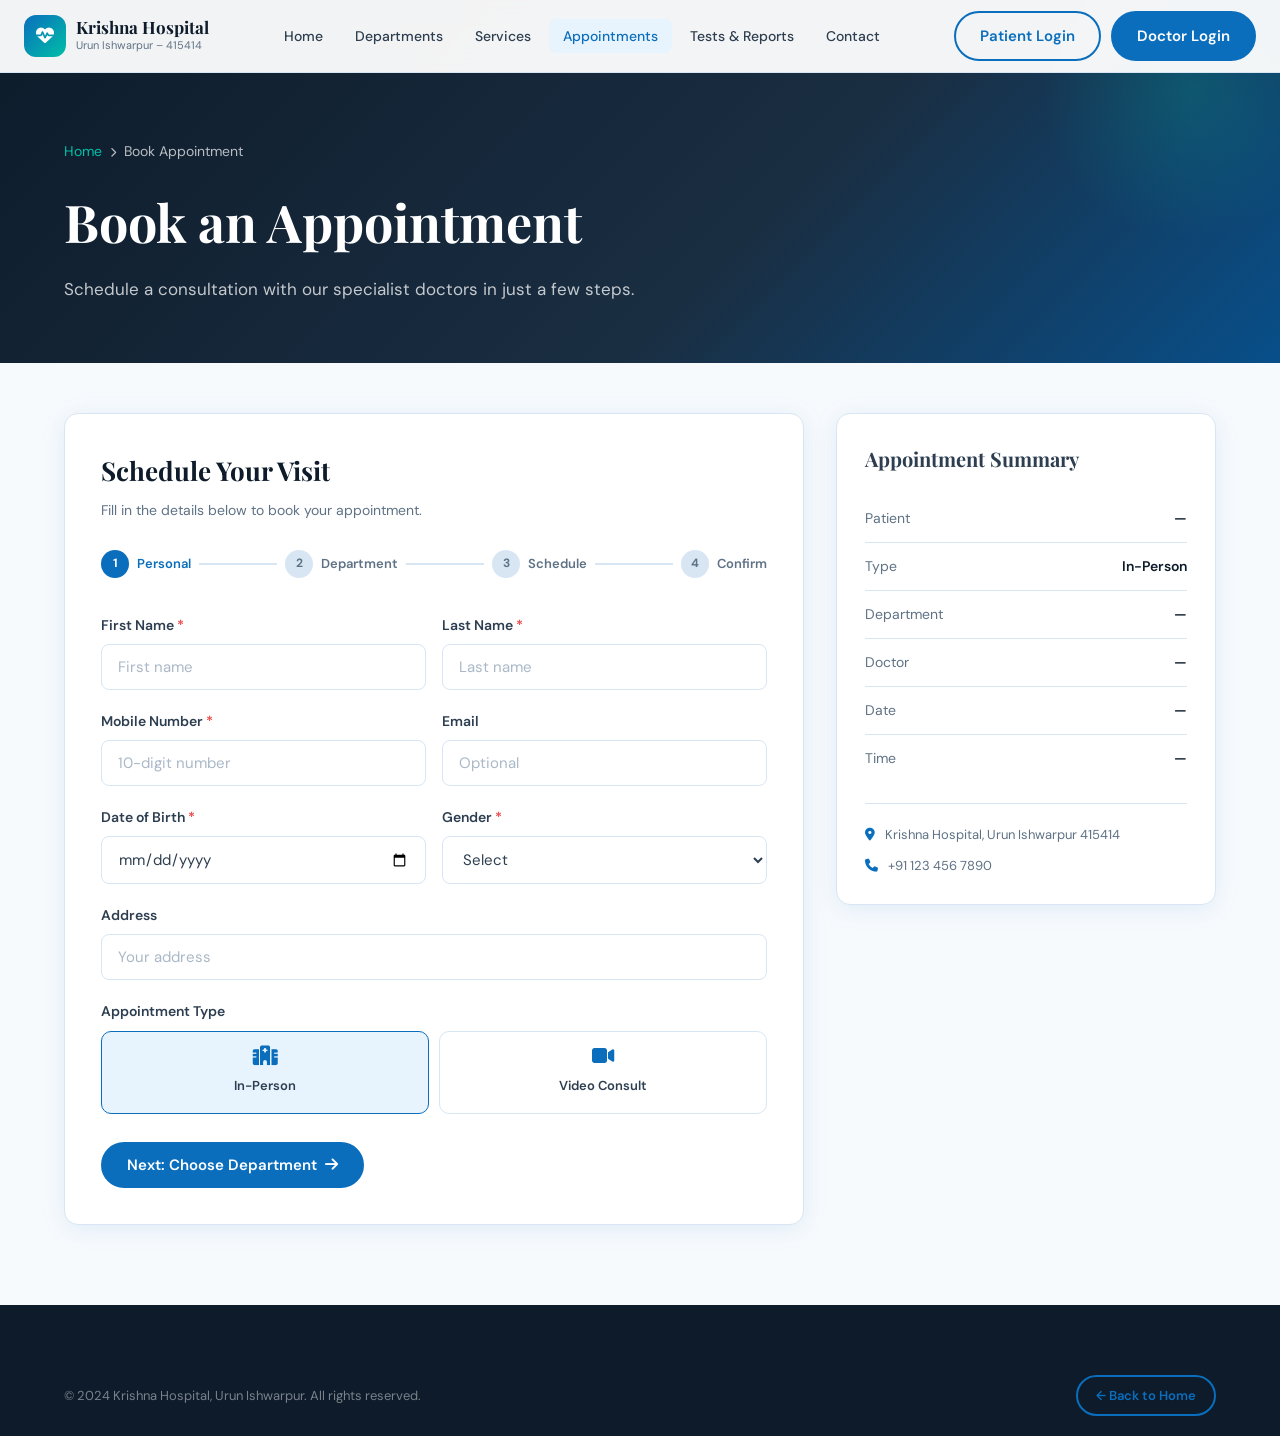
<file: appointment.html>
<!DOCTYPE html>
<html lang="en">
<head>
  <meta charset="UTF-8"/>
  <meta name="viewport" content="width=device-width, initial-scale=1.0"/>
  <title>Book Appointment – Krishna Hospital</title>
  <link rel="stylesheet" href="css/style.css"/>
  <link href="https://fonts.googleapis.com/css2?family=Playfair+Display:wght@400;600;700&family=DM+Sans:wght@300;400;500;600&display=swap" rel="stylesheet"/>
  <link rel="stylesheet" href="https://cdnjs.cloudflare.com/ajax/libs/font-awesome/6.5.0/css/all.min.css"/>
  <style>
    .appt-section { padding: 50px 0 80px; }
    .appt-grid { display: grid; grid-template-columns: 1fr 380px; gap: 32px; align-items: start; }
    .appt-form-card { background:#fff;border-radius:var(--radius);padding:36px;box-shadow:var(--shadow);border:1px solid var(--border); }
    .appt-form-card h2 { font-family:var(--font-display);font-size:26px;color:var(--dark);margin-bottom:6px; }
    .appt-form-card p { color:var(--text-light);font-size:14px;margin-bottom:28px; }
    .step-indicator { display:flex;align-items:center;margin-bottom:36px; }
    .step { display:flex;align-items:center;gap:8px;font-size:13px;font-weight:600; }
    .step-num { width:28px;height:28px;border-radius:50%;display:flex;align-items:center;justify-content:center;font-size:12px;font-weight:700; }
    .step.done .step-num { background:var(--success);color:#fff; }
    .step.active .step-num { background:var(--primary);color:#fff; }
    .step.pending .step-num { background:var(--border);color:var(--text-light); }
    .step.active { color:var(--primary); }
    .step.pending { color:var(--text-light); }
    .step-line { flex:1;height:2px;background:var(--border);margin:0 8px; }
    .step-line.done { background:var(--success); }
    .form-section { display:none; }
    .form-section.active { display:block; }
    .form-row-3 { display:grid;grid-template-columns:1fr 1fr 1fr;gap:16px; }
    .form-row { display:grid;grid-template-columns:1fr 1fr;gap:16px; }
    .time-slots { display:grid;grid-template-columns:repeat(4,1fr);gap:10px;margin-top:8px; }
    .time-slot {
      padding:10px 8px;border:1.5px solid var(--border);border-radius:8px;
      text-align:center;cursor:pointer;font-size:13px;font-weight:600;
      color:var(--text);transition:var(--transition);background:#fff;
    }
    .time-slot:hover { border-color:var(--primary);color:var(--primary);background:var(--primary-light); }
    .time-slot.selected { border-color:var(--primary);background:var(--primary);color:#fff; }
    .time-slot.unavailable { background:var(--bg);color:var(--text-light);cursor:not-allowed;border-color:var(--border); }
    .btn-group { display:flex;gap:12px;margin-top:28px; }
    .doctor-cards { display:grid;grid-template-columns:1fr 1fr;gap:14px;margin-top:8px; }
    .doctor-card {
      border:1.5px solid var(--border);border-radius:12px;padding:16px;cursor:pointer;
      transition:var(--transition);display:flex;gap:12px;align-items:flex-start;
    }
    .doctor-card:hover { border-color:var(--primary);background:var(--primary-light); }
    .doctor-card.selected { border-color:var(--primary);background:var(--primary-light); }
    .doc-avatar { width:46px;height:46px;border-radius:50%;background:linear-gradient(135deg,var(--primary),var(--accent));display:flex;align-items:center;justify-content:center;color:#fff;font-weight:700;font-size:16px;flex-shrink:0; }
    .doc-name { font-weight:700;font-size:14px;color:var(--dark); }
    .doc-spec { font-size:12px;color:var(--text-light);margin-bottom:4px; }
    .doc-rating { font-size:12px;color:var(--warning); }
    .summary-card { background:#fff;border-radius:var(--radius);padding:28px;box-shadow:var(--shadow);border:1px solid var(--border);position:sticky;top:100px; }
    .summary-card h3 { font-family:var(--font-display);font-size:20px;margin-bottom:20px; }
    .summary-item { display:flex;justify-content:space-between;padding:12px 0;border-bottom:1px solid var(--border);font-size:14px; }
    .summary-item:last-of-type { border-bottom:none; }
    .summary-item .label { color:var(--text-light); }
    .summary-item .value { font-weight:600;color:var(--dark);text-align:right; }
    .confirm-box { background:var(--primary-light);border-radius:12px;padding:20px;text-align:center;margin-top:20px; }
    .confirm-box .conf-id { font-size:22px;font-weight:700;color:var(--primary);font-family:var(--font-display); }
    .confirm-box p { font-size:13px;color:var(--text-light);margin-top:6px; }
    .type-toggle { display:grid;grid-template-columns:1fr 1fr;gap:10px;margin-top:8px; }
    .type-btn {
      padding:14px;border:1.5px solid var(--border);border-radius:10px;
      text-align:center;cursor:pointer;transition:var(--transition);
    }
    .type-btn:hover { border-color:var(--primary); }
    .type-btn.selected { border-color:var(--primary);background:var(--primary-light); }
    .type-btn i { font-size:20px;color:var(--primary);display:block;margin-bottom:6px; }
    .type-btn span { font-size:13px;font-weight:600; }
    @media(max-width:900px){ .appt-grid{grid-template-columns:1fr;} .summary-card{position:static;} }
    @media(max-width:600px){ .doctor-cards{grid-template-columns:1fr;} .time-slots{grid-template-columns:repeat(3,1fr);} .form-row,.form-row-3{grid-template-columns:1fr;} }
  </style>
</head>
<body>
<nav class="navbar" id="navbar">
  <div class="nav-container">
    <a href="index.html" class="nav-logo">
      <div class="logo-icon"><i class="fas fa-heartbeat"></i></div>
      <div class="logo-text"><span class="logo-main">Krishna Hospital</span><span class="logo-sub">Urun Ishwarpur – 415414</span></div>
    </a>
    <ul class="nav-links" id="navLinks">
      <li><a href="index.html">Home</a></li>
      <li><a href="departments.html">Departments</a></li>
      <li><a href="services.html">Services</a></li>
      <li><a href="appointment.html" class="active">Appointments</a></li>
      <li><a href="tests.html">Tests & Reports</a></li>
      <li><a href="contact.html">Contact</a></li>
    </ul>
    <div class="nav-actions">
      <a href="patient-login.html" class="btn btn-outline">Patient Login</a>
      <a href="doctor-login.html" class="btn btn-primary">Doctor Login</a>
    </div>
    <button class="hamburger" id="hamburger"><span></span><span></span><span></span></button>
  </div>
</nav>

<div class="page-header">
  <div class="container">
    <div class="breadcrumb"><a href="index.html">Home</a><i class="fas fa-chevron-right"></i> Book Appointment</div>
    <h1>Book an Appointment</h1>
    <p>Schedule a consultation with our specialist doctors in just a few steps.</p>
  </div>
</div>

<section class="appt-section">
  <div class="container">
    <div class="appt-grid">
      <div class="appt-form-card">
        <h2>Schedule Your Visit</h2>
        <p>Fill in the details below to book your appointment.</p>

        <!-- STEP INDICATOR -->
        <div class="step-indicator">
          <div class="step active" id="step1-ind"><div class="step-num">1</div>Personal</div>
          <div class="step-line" id="line1"></div>
          <div class="step pending" id="step2-ind"><div class="step-num">2</div>Department</div>
          <div class="step-line" id="line2"></div>
          <div class="step pending" id="step3-ind"><div class="step-num">3</div>Schedule</div>
          <div class="step-line" id="line3"></div>
          <div class="step pending" id="step4-ind"><div class="step-num">4</div>Confirm</div>
        </div>

        <!-- STEP 1: PERSONAL -->
        <div class="form-section active" id="step1">
          <div class="form-row">
            <div class="form-group"><label>First Name <span>*</span></label><input type="text" class="form-control" id="pFirst" placeholder="First name" required/></div>
            <div class="form-group"><label>Last Name <span>*</span></label><input type="text" class="form-control" id="pLast" placeholder="Last name" required/></div>
          </div>
          <div class="form-row">
            <div class="form-group"><label>Mobile Number <span>*</span></label><input type="tel" class="form-control" id="pMobile" placeholder="10-digit number" required/></div>
            <div class="form-group"><label>Email</label><input type="email" class="form-control" id="pEmail" placeholder="Optional"/></div>
          </div>
          <div class="form-row">
            <div class="form-group"><label>Date of Birth <span>*</span></label><input type="date" class="form-control" id="pDob" required/></div>
            <div class="form-group"><label>Gender <span>*</span></label>
              <select class="form-control" id="pGender" required>
                <option value="">Select</option>
                <option>Male</option><option>Female</option><option>Other</option>
              </select>
            </div>
          </div>
          <div class="form-group">
            <label>Address</label>
            <input type="text" class="form-control" id="pAddress" placeholder="Your address"/>
          </div>
          <div class="form-group">
            <label>Appointment Type</label>
            <div class="type-toggle">
              <div class="type-btn selected" onclick="selectType(this,'In-Person')"><i class="fas fa-hospital"></i><span>In-Person</span></div>
              <div class="type-btn" onclick="selectType(this,'Video Consultation')"><i class="fas fa-video"></i><span>Video Consult</span></div>
            </div>
          </div>
          <div class="btn-group"><button class="btn btn-primary" onclick="nextStep(1)">Next: Choose Department <i class="fas fa-arrow-right"></i></button></div>
        </div>

        <!-- STEP 2: DEPARTMENT & DOCTOR -->
        <div class="form-section" id="step2">
          <div class="form-group">
            <label>Select Department <span>*</span></label>
            <select class="form-control" id="selDept" onchange="loadDoctors(this.value)" required>
              <option value="">Choose a department</option>
              <option>Cardiology</option><option>Neurology</option><option>Orthopedics</option>
              <option>Pediatrics</option><option>Gynecology</option><option>General Medicine</option>
              <option>Dermatology</option><option>Ophthalmology</option><option>ENT</option><option>Psychiatry</option>
            </select>
          </div>
          <div class="form-group" id="doctorSection" style="display:none">
            <label>Choose Doctor</label>
            <div class="doctor-cards" id="doctorCards"></div>
          </div>
          <div class="form-group">
            <label>Reason for Visit</label>
            <textarea class="form-control" id="visitReason" placeholder="Briefly describe your symptoms or reason for consultation..."></textarea>
          </div>
          <div class="btn-group">
            <button class="btn btn-outline" onclick="prevStep(2)"><i class="fas fa-arrow-left"></i> Back</button>
            <button class="btn btn-primary" onclick="nextStep(2)">Next: Pick Schedule <i class="fas fa-arrow-right"></i></button>
          </div>
        </div>

        <!-- STEP 3: DATE & TIME -->
        <div class="form-section" id="step3">
          <div class="form-row">
            <div class="form-group">
              <label>Preferred Date <span>*</span></label>
              <input type="date" class="form-control" id="apptDate" required onchange="updateSummary()"/>
            </div>
            <div class="form-group">
              <label>Preferred Session</label>
              <select class="form-control" id="apptSession" onchange="renderTimeSlots()">
                <option value="morning">Morning (9 AM – 1 PM)</option>
                <option value="afternoon">Afternoon (2 PM – 5 PM)</option>
                <option value="evening">Evening (5 PM – 8 PM)</option>
              </select>
            </div>
          </div>
          <div class="form-group">
            <label>Available Time Slots</label>
            <div class="time-slots" id="timeSlots"></div>
          </div>
          <div class="btn-group">
            <button class="btn btn-outline" onclick="prevStep(3)"><i class="fas fa-arrow-left"></i> Back</button>
            <button class="btn btn-primary" onclick="nextStep(3)">Review & Confirm <i class="fas fa-arrow-right"></i></button>
          </div>
        </div>

        <!-- STEP 4: CONFIRM -->
        <div class="form-section" id="step4">
          <div class="alert alert-info" style="margin-bottom:20px"><i class="fas fa-info-circle"></i> Please review your appointment details before confirming.</div>
          <div id="reviewDetails"></div>
          <div class="form-group" style="margin-top:20px">
            <label>Any additional notes for the doctor?</label>
            <textarea class="form-control" id="extraNotes" placeholder="Optional notes..."></textarea>
          </div>
          <div class="btn-group">
            <button class="btn btn-outline" onclick="prevStep(4)"><i class="fas fa-arrow-left"></i> Edit</button>
            <button class="btn btn-primary" onclick="confirmAppointment()"><i class="fas fa-check"></i> Confirm Appointment</button>
          </div>
          <div id="successMsg" style="display:none"></div>
        </div>
      </div>

      <!-- SUMMARY SIDEBAR -->
      <div class="summary-card">
        <h3>Appointment Summary</h3>
        <div id="summaryContent">
          <div style="text-align:center;padding:20px;color:var(--text-light)">
            <i class="fas fa-calendar-alt" style="font-size:36px;opacity:0.3;display:block;margin-bottom:10px"></i>
            Fill in the form to see your appointment summary here.
          </div>
        </div>
        <div style="margin-top:20px;padding-top:20px;border-top:1px solid var(--border)">
          <div style="display:flex;align-items:center;gap:10px;font-size:13px;color:var(--text-light);margin-bottom:10px">
            <i class="fas fa-map-marker-alt" style="color:var(--primary)"></i>Krishna Hospital, Urun Ishwarpur 415414
          </div>
          <div style="display:flex;align-items:center;gap:10px;font-size:13px;color:var(--text-light)">
            <i class="fas fa-phone" style="color:var(--primary)"></i>+91 123 456 7890
          </div>
        </div>
      </div>
    </div>
  </div>
</section>

<footer class="footer">
  <div class="container">
    <div class="footer-bottom" style="border-top:none;padding-top:0">
      <p>© 2024 Krishna Hospital, Urun Ishwarpur. All rights reserved.</p>
      <a href="index.html" class="btn btn-outline btn-sm">← Back to Home</a>
    </div>
  </div>
</footer>

<script src="js/main.js"></script>
<script>
let currentStep = 1;
let selectedDoctor = '';
let selectedTime = '';
let appointmentType = 'In-Person';

// Set min date to today
document.addEventListener('DOMContentLoaded', () => {
  const today = new Date().toISOString().split('T')[0];
  document.getElementById('apptDate').min = today;
  document.getElementById('pDob').max = today;
  renderTimeSlots();
});

function selectType(el, type) {
  document.querySelectorAll('.type-btn').forEach(b => b.classList.remove('selected'));
  el.classList.add('selected');
  appointmentType = type;
}

const doctorData = {
  'Cardiology': [
    { name: 'Dr. Anil Sharma', initials: 'AS', spec: 'Senior Cardiologist', rating: '4.9', exp: '18 yrs' },
    { name: 'Dr. Meena Patil', initials: 'MP', spec: 'Interventional Cardiologist', rating: '4.8', exp: '12 yrs' }
  ],
  'Neurology': [
    { name: 'Dr. Suresh Rao', initials: 'SR', spec: 'Senior Neurologist', rating: '4.9', exp: '20 yrs' },
    { name: 'Dr. Kavita Nair', initials: 'KN', spec: 'Neuro Surgeon', rating: '4.7', exp: '14 yrs' }
  ],
  'Pediatrics': [
    { name: 'Dr. Priya Desai', initials: 'PD', spec: 'Pediatrician', rating: '4.9', exp: '15 yrs' },
    { name: 'Dr. Rahul Joshi', initials: 'RJ', spec: 'Neonatologist', rating: '4.8', exp: '10 yrs' }
  ],
  'Orthopedics': [
    { name: 'Dr. Vikram Singh', initials: 'VS', spec: 'Orthopedic Surgeon', rating: '4.8', exp: '16 yrs' },
    { name: 'Dr. Anita Kumar', initials: 'AK', spec: 'Joint Replacement', rating: '4.7', exp: '13 yrs' }
  ]
};

function loadDoctors(dept) {
  const section = document.getElementById('doctorSection');
  const cards = document.getElementById('doctorCards');
  const docs = doctorData[dept] || [];
  if (docs.length === 0) { section.style.display = 'none'; return; }
  section.style.display = 'block';
  cards.innerHTML = docs.map((d, i) => `
    <div class="doctor-card" onclick="selectDoctor(this, '${d.name}')">
      <div class="doc-avatar">${d.initials}</div>
      <div>
        <div class="doc-name">${d.name}</div>
        <div class="doc-spec">${d.spec} • ${d.exp}</div>
        <div class="doc-rating"><i class="fas fa-star"></i> ${d.rating}</div>
      </div>
    </div>
  `).join('');
  selectedDoctor = '';
  updateSummary();
}

function selectDoctor(el, name) {
  document.querySelectorAll('.doctor-card').forEach(c => c.classList.remove('selected'));
  el.classList.add('selected');
  selectedDoctor = name;
  updateSummary();
}

const slots = {
  morning: ['9:00 AM','9:30 AM','10:00 AM','10:30 AM','11:00 AM','11:30 AM','12:00 PM','12:30 PM'],
  afternoon: ['2:00 PM','2:30 PM','3:00 PM','3:30 PM','4:00 PM','4:30 PM'],
  evening: ['5:00 PM','5:30 PM','6:00 PM','6:30 PM','7:00 PM','7:30 PM']
};
const unavailable = [1,4,7];

function renderTimeSlots() {
  const session = document.getElementById('apptSession').value;
  const container = document.getElementById('timeSlots');
  container.innerHTML = slots[session].map((t, i) =>
    `<div class="time-slot${unavailable.includes(i) ? ' unavailable' : ''}" onclick="selectSlot(this,'${t}')">${t}</div>`
  ).join('');
  selectedTime = '';
  updateSummary();
}

function selectSlot(el, time) {
  if (el.classList.contains('unavailable')) return;
  document.querySelectorAll('.time-slot').forEach(s => s.classList.remove('selected'));
  el.classList.add('selected');
  selectedTime = time;
  updateSummary();
}

function updateSummary() {
  const name = (document.getElementById('pFirst')?.value || '') + ' ' + (document.getElementById('pLast')?.value || '');
  const dept = document.getElementById('selDept')?.value;
  const date = document.getElementById('apptDate')?.value;
  const items = [
    { label: 'Patient', value: name.trim() || '—' },
    { label: 'Type', value: appointmentType },
    { label: 'Department', value: dept || '—' },
    { label: 'Doctor', value: selectedDoctor || '—' },
    { label: 'Date', value: date ? new Date(date).toLocaleDateString('en-IN', {day:'2-digit',month:'long',year:'numeric'}) : '—' },
    { label: 'Time', value: selectedTime || '—' },
  ];
  document.getElementById('summaryContent').innerHTML = items.map(i => `
    <div class="summary-item"><span class="label">${i.label}</span><span class="value">${i.value}</span></div>
  `).join('');
}

function nextStep(step) {
  if (step === 1) {
    const first = document.getElementById('pFirst').value.trim();
    const last = document.getElementById('pLast').value.trim();
    const mobile = document.getElementById('pMobile').value.trim();
    if (!first || !last || !mobile) { showToast('Please fill in all required fields.','warning'); return; }
    if (!/^\d{10}$/.test(mobile)) { showToast('Enter a valid 10-digit mobile number.','warning'); return; }
  }
  if (step === 2) {
    const dept = document.getElementById('selDept').value;
    if (!dept) { showToast('Please select a department.','warning'); return; }
  }
  if (step === 3) {
    const date = document.getElementById('apptDate').value;
    if (!date) { showToast('Please select a date.','warning'); return; }
    if (!selectedTime) { showToast('Please select a time slot.','warning'); return; }
    buildReviewDetails();
  }
  goToStep(step + 1);
}

function prevStep(step) { goToStep(step - 1); }

function goToStep(step) {
  currentStep = step;
  for (let i = 1; i <= 4; i++) {
    document.getElementById('step' + i).classList.toggle('active', i === step);
    const ind = document.getElementById('step' + i + '-ind');
    ind.className = 'step ' + (i < step ? 'done' : i === step ? 'active' : 'pending');
    if (i < step) ind.querySelector('.step-num').innerHTML = '<i class="fas fa-check" style="font-size:11px"></i>';
    else ind.querySelector('.step-num').textContent = i;
    if (i < 4) {
      const line = document.getElementById('line' + i);
      line.className = 'step-line ' + (i < step ? 'done' : '');
    }
  }
  window.scrollTo({ top: 0, behavior: 'smooth' });
}

function buildReviewDetails() {
  const date = new Date(document.getElementById('apptDate').value).toLocaleDateString('en-IN',{day:'2-digit',month:'long',year:'numeric'});
  const items = [
    ['Patient Name', document.getElementById('pFirst').value + ' ' + document.getElementById('pLast').value],
    ['Mobile', document.getElementById('pMobile').value],
    ['Appointment Type', appointmentType],
    ['Department', document.getElementById('selDept').value],
    ['Doctor', selectedDoctor || 'Any Available Doctor'],
    ['Date', date],
    ['Time', selectedTime],
    ['Reason', document.getElementById('visitReason').value || 'Not specified'],
  ];
  document.getElementById('reviewDetails').innerHTML = '<div class="card" style="padding:20px">' +
    items.map(([l,v]) => `<div class="summary-item"><span class="label">${l}</span><span class="value">${v}</span></div>`).join('') +
    '</div>';
}

function confirmAppointment() {
  const apptId = 'KH-APT-' + Date.now().toString().slice(-6);
  document.getElementById('successMsg').style.display = 'block';
  document.getElementById('successMsg').innerHTML = `
    <div style="margin-top:24px">
      <div class="alert alert-success"><i class="fas fa-check-circle"></i> Appointment confirmed successfully!</div>
      <div class="confirm-box">
        <div style="font-size:13px;color:var(--text-light);margin-bottom:6px">Appointment ID</div>
        <div class="conf-id">${apptId}</div>
        <p>A confirmation will be sent to your mobile number. Please arrive 15 minutes before your scheduled time.</p>
        <div style="margin-top:16px;display:flex;gap:10px;justify-content:center">
          <a href="payment.html" class="btn btn-primary btn-sm"><i class="fas fa-credit-card"></i> Pay Now</a>
          <button class="btn btn-outline btn-sm" onclick="window.print()"><i class="fas fa-print"></i> Print</button>
          <a href="index.html" class="btn btn-outline btn-sm">Back to Home</a>
        </div>
      </div>
    </div>
  `;
  document.querySelector('.btn-group:last-of-type').style.display = 'none';
}
</script>
</body>
</html>
</file>
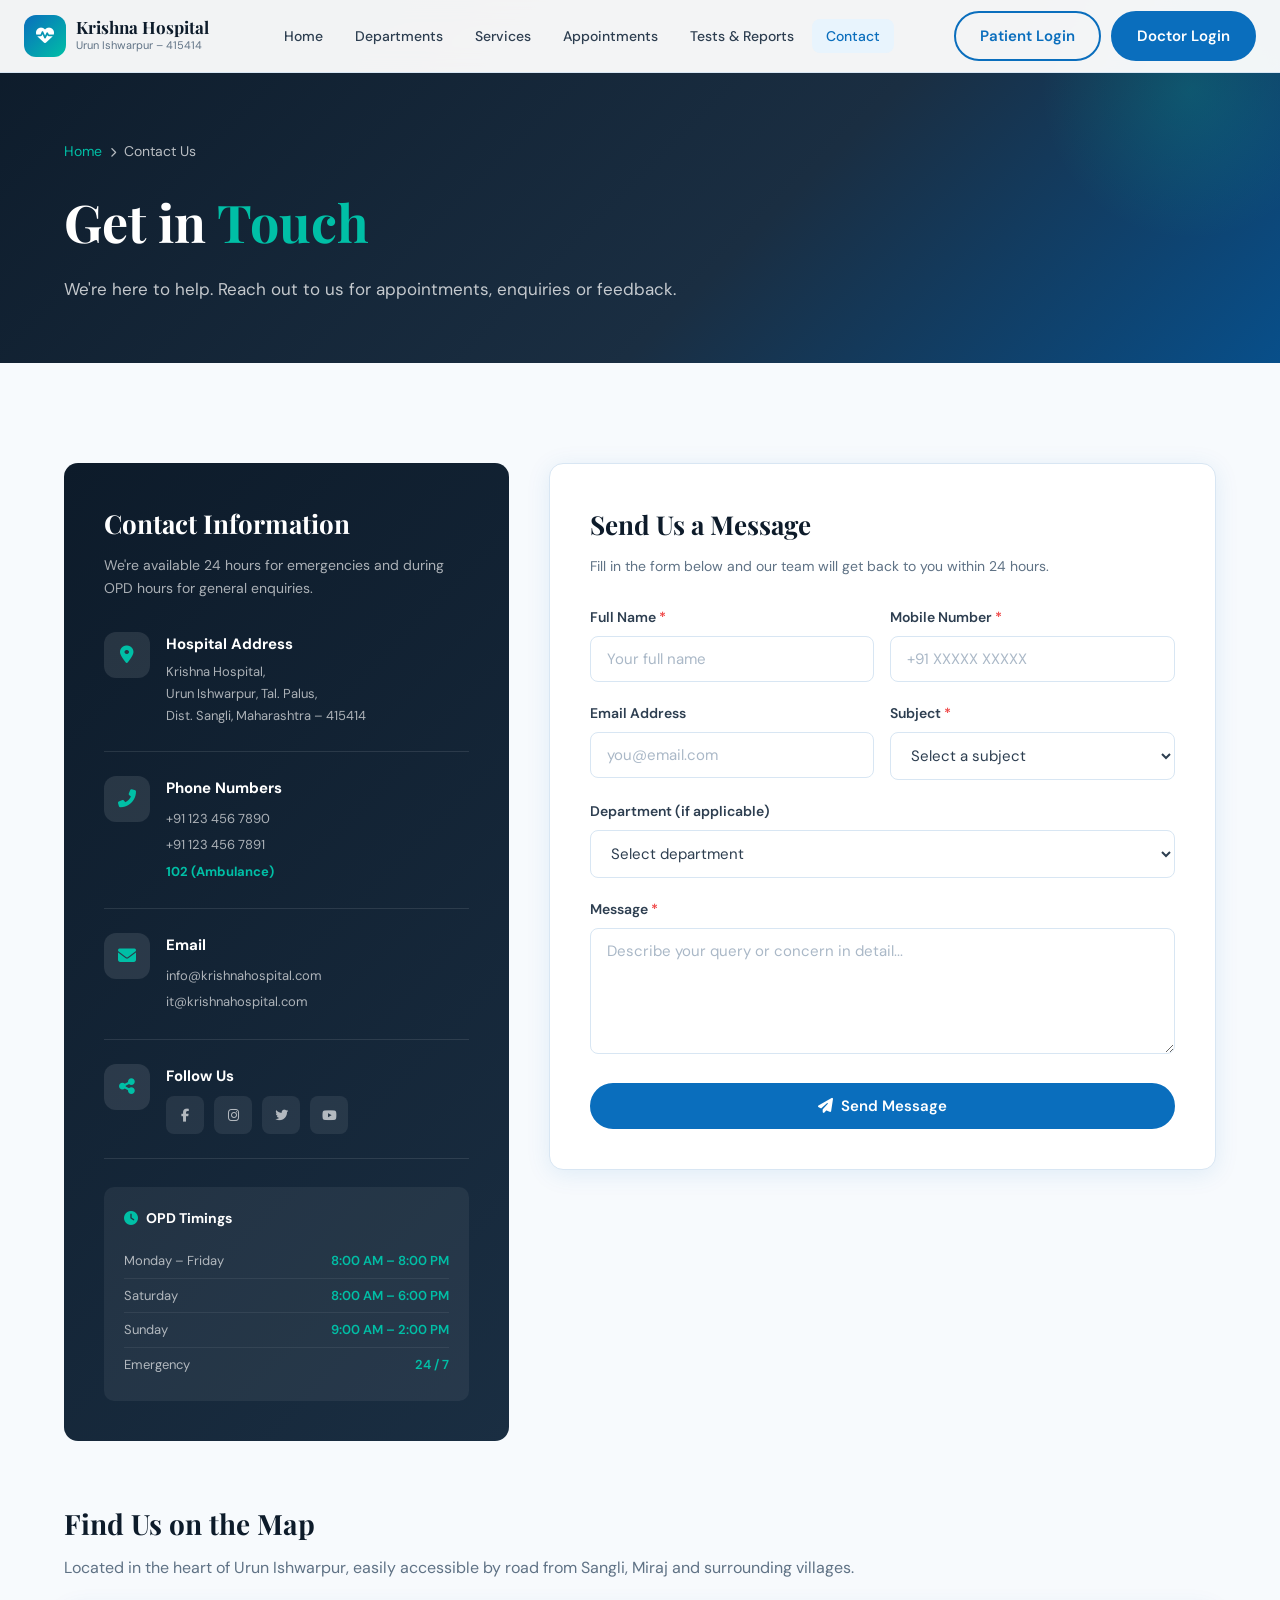
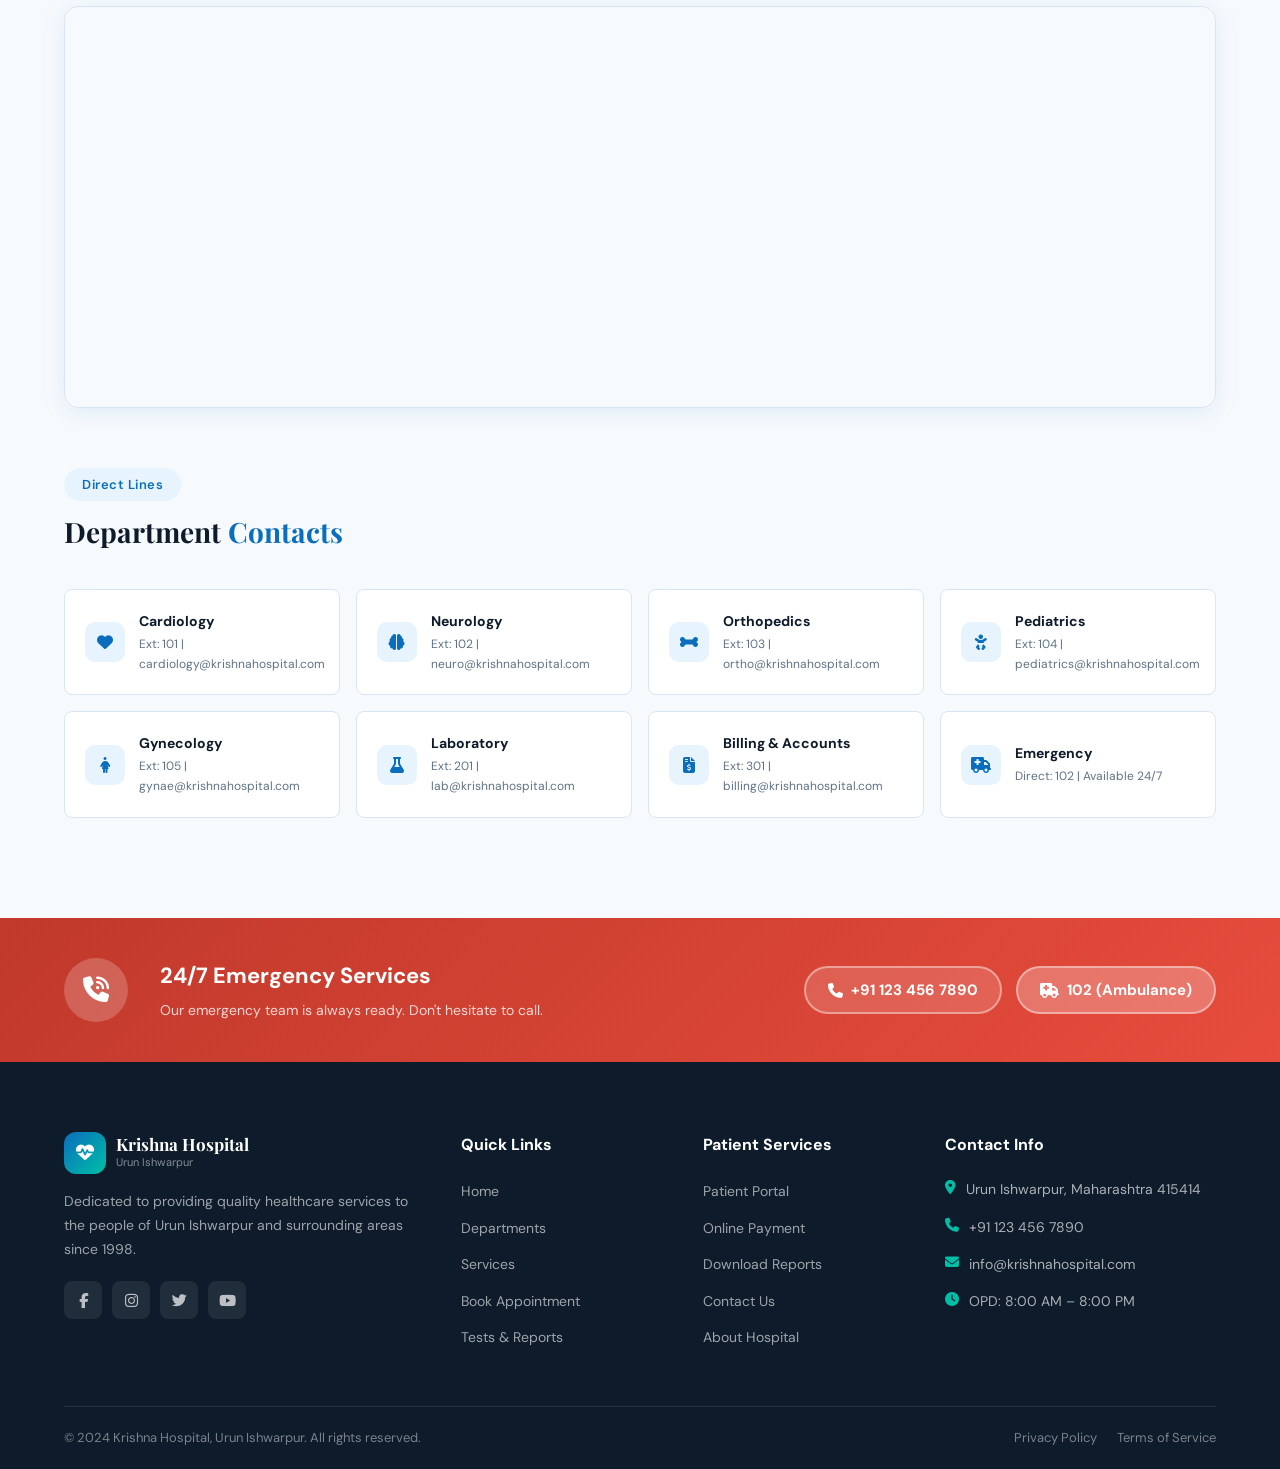
<file: contact.html>
<!DOCTYPE html>
<html lang="en">
<head>
  <meta charset="UTF-8" />
  <meta name="viewport" content="width=device-width, initial-scale=1.0"/>
  <title>Contact Us – Krishna Hospital</title>
  <link rel="stylesheet" href="css/style.css"/>
  <link href="https://fonts.googleapis.com/css2?family=Playfair+Display:wght@400;600;700&family=DM+Sans:wght@300;400;500;600&display=swap" rel="stylesheet"/>
  <link rel="stylesheet" href="https://cdnjs.cloudflare.com/ajax/libs/font-awesome/6.5.0/css/all.min.css"/>
  <style>
    .contact-grid {
      display: grid;
      grid-template-columns: 1fr 1.5fr;
      gap: 40px;
      align-items: start;
    }
    .contact-info-card {
      background: linear-gradient(135deg, var(--dark) 0%, var(--dark2) 100%);
      border-radius: var(--radius);
      padding: 40px;
      color: #fff;
    }
    .contact-info-card h2 {
      font-family: var(--font-display);
      font-size: 26px;
      margin-bottom: 8px;
    }
    .contact-info-card > p {
      color: rgba(255,255,255,0.65);
      font-size: 14px;
      margin-bottom: 32px;
    }
    .contact-info-item {
      display: flex;
      gap: 16px;
      align-items: flex-start;
      margin-bottom: 24px;
      padding-bottom: 24px;
      border-bottom: 1px solid rgba(255,255,255,0.1);
    }
    .contact-info-item:last-child { border-bottom: none; margin-bottom: 0; padding-bottom: 0; }
    .ci-icon {
      width: 46px; height: 46px;
      background: rgba(255,255,255,0.1);
      border-radius: 12px;
      display: flex; align-items: center; justify-content: center;
      font-size: 18px;
      color: var(--accent);
      flex-shrink: 0;
    }
    .ci-text h4 { color: #fff; font-size: 15px; font-weight: 700; margin-bottom: 4px; }
    .ci-text p, .ci-text a {
      color: rgba(255,255,255,0.65);
      font-size: 13px;
      line-height: 1.7;
      text-decoration: none;
    }
    .ci-text a:hover { color: var(--accent); }

    .opd-timings {
      margin-top: 28px;
      background: rgba(255,255,255,0.06);
      border-radius: 10px;
      padding: 20px;
    }
    .opd-timings h4 { color: #fff; font-size: 14px; font-weight: 700; margin-bottom: 14px; }
    .timing-row {
      display: flex;
      justify-content: space-between;
      font-size: 13px;
      color: rgba(255,255,255,0.65);
      padding: 6px 0;
      border-bottom: 1px solid rgba(255,255,255,0.07);
    }
    .timing-row:last-child { border-bottom: none; }
    .timing-row span:last-child { color: var(--accent); font-weight: 600; }

    .contact-form-card {
      background: #fff;
      border-radius: var(--radius);
      border: 1px solid var(--border);
      padding: 40px;
      box-shadow: var(--shadow);
    }
    .contact-form-card h2 { font-family: var(--font-display); font-size: 26px; color: var(--dark); margin-bottom: 8px; }
    .contact-form-card > p { color: var(--text-light); font-size: 14px; margin-bottom: 28px; }
    .form-row { display: grid; grid-template-columns: 1fr 1fr; gap: 16px; }

    .map-section { margin-top: 60px; }
    .map-section h2 { font-family: var(--font-display); font-size: 28px; color: var(--dark); margin-bottom: 8px; }
    .map-section p { color: var(--text-light); margin-bottom: 24px; }
    .map-embed {
      border-radius: var(--radius);
      overflow: hidden;
      border: 1px solid var(--border);
      box-shadow: var(--shadow);
    }
    .map-embed iframe { width: 100%; height: 400px; display: block; border: none; }

    .dept-contact-grid {
      display: grid;
      grid-template-columns: repeat(auto-fill, minmax(240px, 1fr));
      gap: 16px;
      margin-top: 40px;
    }
    .dept-contact-card {
      background: #fff;
      border: 1px solid var(--border);
      border-radius: var(--radius-sm);
      padding: 20px;
      display: flex;
      gap: 14px;
      align-items: center;
      transition: var(--transition);
    }
    .dept-contact-card:hover { border-color: var(--primary); box-shadow: var(--shadow); }
    .dcc-icon {
      width: 40px; height: 40px;
      border-radius: 10px;
      background: var(--primary-light);
      color: var(--primary);
      display: flex; align-items: center; justify-content: center;
      font-size: 16px;
      flex-shrink: 0;
    }
    .dcc-text h4 { font-size: 14px; font-weight: 700; color: var(--dark); margin-bottom: 2px; }
    .dcc-text p { font-size: 12px; color: var(--text-light); }

    @media (max-width: 768px) {
      .contact-grid { grid-template-columns: 1fr; }
      .form-row { grid-template-columns: 1fr; }
    }
  </style>
</head>
<body>

<nav class="navbar" id="navbar">
  <div class="nav-container">
    <div class="nav-logo">
      <div class="logo-icon"><i class="fas fa-heartbeat"></i></div>
      <div class="logo-text">
        <span class="logo-main">Krishna Hospital</span>
        <span class="logo-sub">Urun Ishwarpur – 415414</span>
      </div>
    </div>
    <ul class="nav-links" id="navLinks">
      <li><a href="index.html">Home</a></li>
      <li><a href="departments.html">Departments</a></li>
      <li><a href="services.html">Services</a></li>
      <li><a href="appointment.html">Appointments</a></li>
      <li><a href="tests.html">Tests & Reports</a></li>
      <li><a href="contact.html" class="active">Contact</a></li>
    </ul>
    <div class="nav-actions">
      <a href="patient-login.html" class="btn btn-outline">Patient Login</a>
      <a href="doctor-login.html" class="btn btn-primary">Doctor Login</a>
    </div>
    <button class="hamburger" id="hamburger" aria-label="Menu">
      <span></span><span></span><span></span>
    </button>
  </div>
</nav>

<div class="page-header">
  <div class="container">
    <div class="breadcrumb">
      <a href="index.html">Home</a>
      <i class="fas fa-chevron-right"></i>
      <span>Contact Us</span>
    </div>
    <h1>Get in <span style="color:var(--accent)">Touch</span></h1>
    <p>We're here to help. Reach out to us for appointments, enquiries or feedback.</p>
  </div>
</div>

<section class="section">
  <div class="container">

    <div class="contact-grid">
      <!-- LEFT: Contact Info -->
      <div class="contact-info-card">
        <h2>Contact Information</h2>
        <p>We're available 24 hours for emergencies and during OPD hours for general enquiries.</p>

        <div class="contact-info-item">
          <div class="ci-icon"><i class="fas fa-map-marker-alt"></i></div>
          <div class="ci-text">
            <h4>Hospital Address</h4>
            <p>Krishna Hospital,<br>Urun Ishwarpur, Tal. Palus,<br>Dist. Sangli, Maharashtra – 415414</p>
          </div>
        </div>

        <div class="contact-info-item">
          <div class="ci-icon"><i class="fas fa-phone-alt"></i></div>
          <div class="ci-text">
            <h4>Phone Numbers</h4>
            <a href="tel:+911234567890">+91 123 456 7890</a><br>
            <a href="tel:+911234567891">+91 123 456 7891</a><br>
            <a href="tel:102" style="color:var(--accent);font-weight:700">102 (Ambulance)</a>
          </div>
        </div>

        <div class="contact-info-item">
          <div class="ci-icon"><i class="fas fa-envelope"></i></div>
          <div class="ci-text">
            <h4>Email</h4>
            <a href="mailto:info@krishnahospital.com">info@krishnahospital.com</a><br>
            <a href="mailto:it@krishnahospital.com">it@krishnahospital.com</a>
          </div>
        </div>

        <div class="contact-info-item">
          <div class="ci-icon"><i class="fas fa-share-alt"></i></div>
          <div class="ci-text">
            <h4>Follow Us</h4>
            <div class="social-links" style="margin-top:8px">
              <a href="#"><i class="fab fa-facebook-f"></i></a>
              <a href="#"><i class="fab fa-instagram"></i></a>
              <a href="#"><i class="fab fa-twitter"></i></a>
              <a href="#"><i class="fab fa-youtube"></i></a>
            </div>
          </div>
        </div>

        <div class="opd-timings">
          <h4><i class="fas fa-clock" style="color:var(--accent);margin-right:8px"></i>OPD Timings</h4>
          <div class="timing-row"><span>Monday – Friday</span><span>8:00 AM – 8:00 PM</span></div>
          <div class="timing-row"><span>Saturday</span><span>8:00 AM – 6:00 PM</span></div>
          <div class="timing-row"><span>Sunday</span><span>9:00 AM – 2:00 PM</span></div>
          <div class="timing-row"><span>Emergency</span><span>24 / 7</span></div>
        </div>
      </div>

      <!-- RIGHT: Contact Form -->
      <div class="contact-form-card">
        <h2>Send Us a Message</h2>
        <p>Fill in the form below and our team will get back to you within 24 hours.</p>

        <div id="contactAlert"></div>

        <div class="form-row">
          <div class="form-group">
            <label>Full Name <span>*</span></label>
            <input type="text" class="form-control" id="contactName" placeholder="Your full name" required />
          </div>
          <div class="form-group">
            <label>Mobile Number <span>*</span></label>
            <input type="tel" class="form-control" id="contactPhone" placeholder="+91 XXXXX XXXXX" required />
          </div>
        </div>
        <div class="form-row">
          <div class="form-group">
            <label>Email Address</label>
            <input type="email" class="form-control" id="contactEmail" placeholder="you@email.com" />
          </div>
          <div class="form-group">
            <label>Subject <span>*</span></label>
            <select class="form-control" id="contactSubject" required>
              <option value="">Select a subject</option>
              <option>Appointment Enquiry</option>
              <option>Test Report Query</option>
              <option>Billing & Payment</option>
              <option>Feedback / Complaint</option>
              <option>Doctor Information</option>
              <option>Other</option>
            </select>
          </div>
        </div>
        <div class="form-group">
          <label>Department (if applicable)</label>
          <select class="form-control" id="contactDept">
            <option value="">Select department</option>
            <option>Cardiology</option>
            <option>Neurology</option>
            <option>Orthopedics</option>
            <option>Pediatrics</option>
            <option>Gynecology</option>
            <option>Ophthalmology</option>
            <option>Oncology</option>
            <option>Emergency</option>
            <option>General</option>
          </select>
        </div>
        <div class="form-group">
          <label>Message <span>*</span></label>
          <textarea class="form-control" id="contactMessage" rows="5" placeholder="Describe your query or concern in detail..." required></textarea>
        </div>
        <button class="btn btn-primary btn-block" onclick="submitContactForm()">
          <i class="fas fa-paper-plane"></i> Send Message
        </button>
      </div>
    </div>

    <!-- MAP -->
    <div class="map-section">
      <h2>Find Us on the Map</h2>
      <p>Located in the heart of Urun Ishwarpur, easily accessible by road from Sangli, Miraj and surrounding villages.</p>
      <div class="map-embed">
        <iframe
          src="https://www.google.com/maps/embed?pb=!1m18!1m12!1m3!1d7637.237!2d74.5!3d17.05!2m3!1f0!2f0!3f0!3m2!1i1024!2i768!4f13.1!3m3!1m2!1s0x0%3A0x0!2zMTfCsDAzJzAwLjAiTiA3NMKwMzAnMDAuMCJF!5e0!3m2!1sen!2sin!4v1700000000000"
          allowfullscreen="" loading="lazy"
          referrerpolicy="no-referrer-when-downgrade"
          title="Krishna Hospital Location Map">
        </iframe>
      </div>
    </div>

    <!-- DEPARTMENT CONTACTS -->
    <div style="margin-top:60px">
      <div class="section-header" style="text-align:left;margin-bottom:0">
        <div class="section-badge">Direct Lines</div>
        <h2 class="section-title" style="font-size:28px">Department <span class="accent">Contacts</span></h2>
      </div>
      <div class="dept-contact-grid">
        <div class="dept-contact-card">
          <div class="dcc-icon"><i class="fas fa-heart"></i></div>
          <div class="dcc-text"><h4>Cardiology</h4><p>Ext: 101 | cardiology@krishnahospital.com</p></div>
        </div>
        <div class="dept-contact-card">
          <div class="dcc-icon"><i class="fas fa-brain"></i></div>
          <div class="dcc-text"><h4>Neurology</h4><p>Ext: 102 | neuro@krishnahospital.com</p></div>
        </div>
        <div class="dept-contact-card">
          <div class="dcc-icon"><i class="fas fa-bone"></i></div>
          <div class="dcc-text"><h4>Orthopedics</h4><p>Ext: 103 | ortho@krishnahospital.com</p></div>
        </div>
        <div class="dept-contact-card">
          <div class="dcc-icon"><i class="fas fa-baby"></i></div>
          <div class="dcc-text"><h4>Pediatrics</h4><p>Ext: 104 | pediatrics@krishnahospital.com</p></div>
        </div>
        <div class="dept-contact-card">
          <div class="dcc-icon"><i class="fas fa-female"></i></div>
          <div class="dcc-text"><h4>Gynecology</h4><p>Ext: 105 | gynae@krishnahospital.com</p></div>
        </div>
        <div class="dept-contact-card">
          <div class="dcc-icon"><i class="fas fa-flask"></i></div>
          <div class="dcc-text"><h4>Laboratory</h4><p>Ext: 201 | lab@krishnahospital.com</p></div>
        </div>
        <div class="dept-contact-card">
          <div class="dcc-icon"><i class="fas fa-file-invoice-dollar"></i></div>
          <div class="dcc-text"><h4>Billing & Accounts</h4><p>Ext: 301 | billing@krishnahospital.com</p></div>
        </div>
        <div class="dept-contact-card">
          <div class="dcc-icon"><i class="fas fa-ambulance"></i></div>
          <div class="dcc-text"><h4>Emergency</h4><p>Direct: 102 | Available 24/7</p></div>
        </div>
      </div>
    </div>

  </div>
</section>

<section class="emergency-banner">
  <div class="container">
    <div class="emergency-content">
      <div class="emergency-icon"><i class="fas fa-phone-volume"></i></div>
      <div>
        <h3>24/7 Emergency Services</h3>
        <p>Our emergency team is always ready. Don't hesitate to call.</p>
      </div>
      <div class="emergency-numbers">
        <a href="tel:+911234567890" class="emerg-num"><i class="fas fa-phone"></i> +91 123 456 7890</a>
        <a href="tel:102" class="emerg-num emerg-alt"><i class="fas fa-ambulance"></i> 102 (Ambulance)</a>
      </div>
    </div>
  </div>
</section>

<footer class="footer">
  <div class="container">
    <div class="footer-grid">
      <div class="footer-brand">
        <div class="nav-logo">
          <div class="logo-icon"><i class="fas fa-heartbeat"></i></div>
          <div class="logo-text">
            <span class="logo-main">Krishna Hospital</span>
            <span class="logo-sub">Urun Ishwarpur</span>
          </div>
        </div>
        <p>Dedicated to providing quality healthcare services to the people of Urun Ishwarpur and surrounding areas since 1998.</p>
        <div class="social-links">
          <a href="#"><i class="fab fa-facebook-f"></i></a>
          <a href="#"><i class="fab fa-instagram"></i></a>
          <a href="#"><i class="fab fa-twitter"></i></a>
          <a href="#"><i class="fab fa-youtube"></i></a>
        </div>
      </div>
      <div class="footer-links">
        <h4>Quick Links</h4>
        <ul>
          <li><a href="index.html">Home</a></li>
          <li><a href="departments.html">Departments</a></li>
          <li><a href="services.html">Services</a></li>
          <li><a href="appointment.html">Book Appointment</a></li>
          <li><a href="tests.html">Tests & Reports</a></li>
        </ul>
      </div>
      <div class="footer-links">
        <h4>Patient Services</h4>
        <ul>
          <li><a href="patient-login.html">Patient Portal</a></li>
          <li><a href="payment.html">Online Payment</a></li>
          <li><a href="tests.html">Download Reports</a></li>
          <li><a href="contact.html">Contact Us</a></li>
          <li><a href="about.html">About Hospital</a></li>
        </ul>
      </div>
      <div class="footer-contact">
        <h4>Contact Info</h4>
        <div class="fc-item"><i class="fas fa-map-marker-alt"></i><span>Urun Ishwarpur, Maharashtra 415414</span></div>
        <div class="fc-item"><i class="fas fa-phone"></i><span>+91 123 456 7890</span></div>
        <div class="fc-item"><i class="fas fa-envelope"></i><span>info@krishnahospital.com</span></div>
        <div class="fc-item"><i class="fas fa-clock"></i><span>OPD: 8:00 AM – 8:00 PM</span></div>
      </div>
    </div>
    <div class="footer-bottom">
      <p>© 2024 Krishna Hospital, Urun Ishwarpur. All rights reserved.</p>
      <div class="footer-bottom-links">
        <a href="#">Privacy Policy</a>
        <a href="#">Terms of Service</a>
      </div>
    </div>
  </div>
</footer>

<script src="js/main.js"></script>
<script>
function submitContactForm() {
  const name = document.getElementById('contactName').value.trim();
  const phone = document.getElementById('contactPhone').value.trim();
  const subject = document.getElementById('contactSubject').value;
  const message = document.getElementById('contactMessage').value.trim();
  const alertEl = document.getElementById('contactAlert');

  if (!name || !phone || !subject || !message) {
    alertEl.innerHTML = '<div class="alert alert-danger"><i class="fas fa-exclamation-circle"></i> Please fill in all required fields.</div>';
    return;
  }
  alertEl.innerHTML = '<div class="alert alert-success"><i class="fas fa-check-circle"></i> Thank you! Your message has been sent. We will get back to you within 24 hours.</div>';
  document.getElementById('contactName').value = '';
  document.getElementById('contactPhone').value = '';
  document.getElementById('contactEmail').value = '';
  document.getElementById('contactSubject').value = '';
  document.getElementById('contactDept').value = '';
  document.getElementById('contactMessage').value = '';
}
</script>
</body>
</html>
</file>
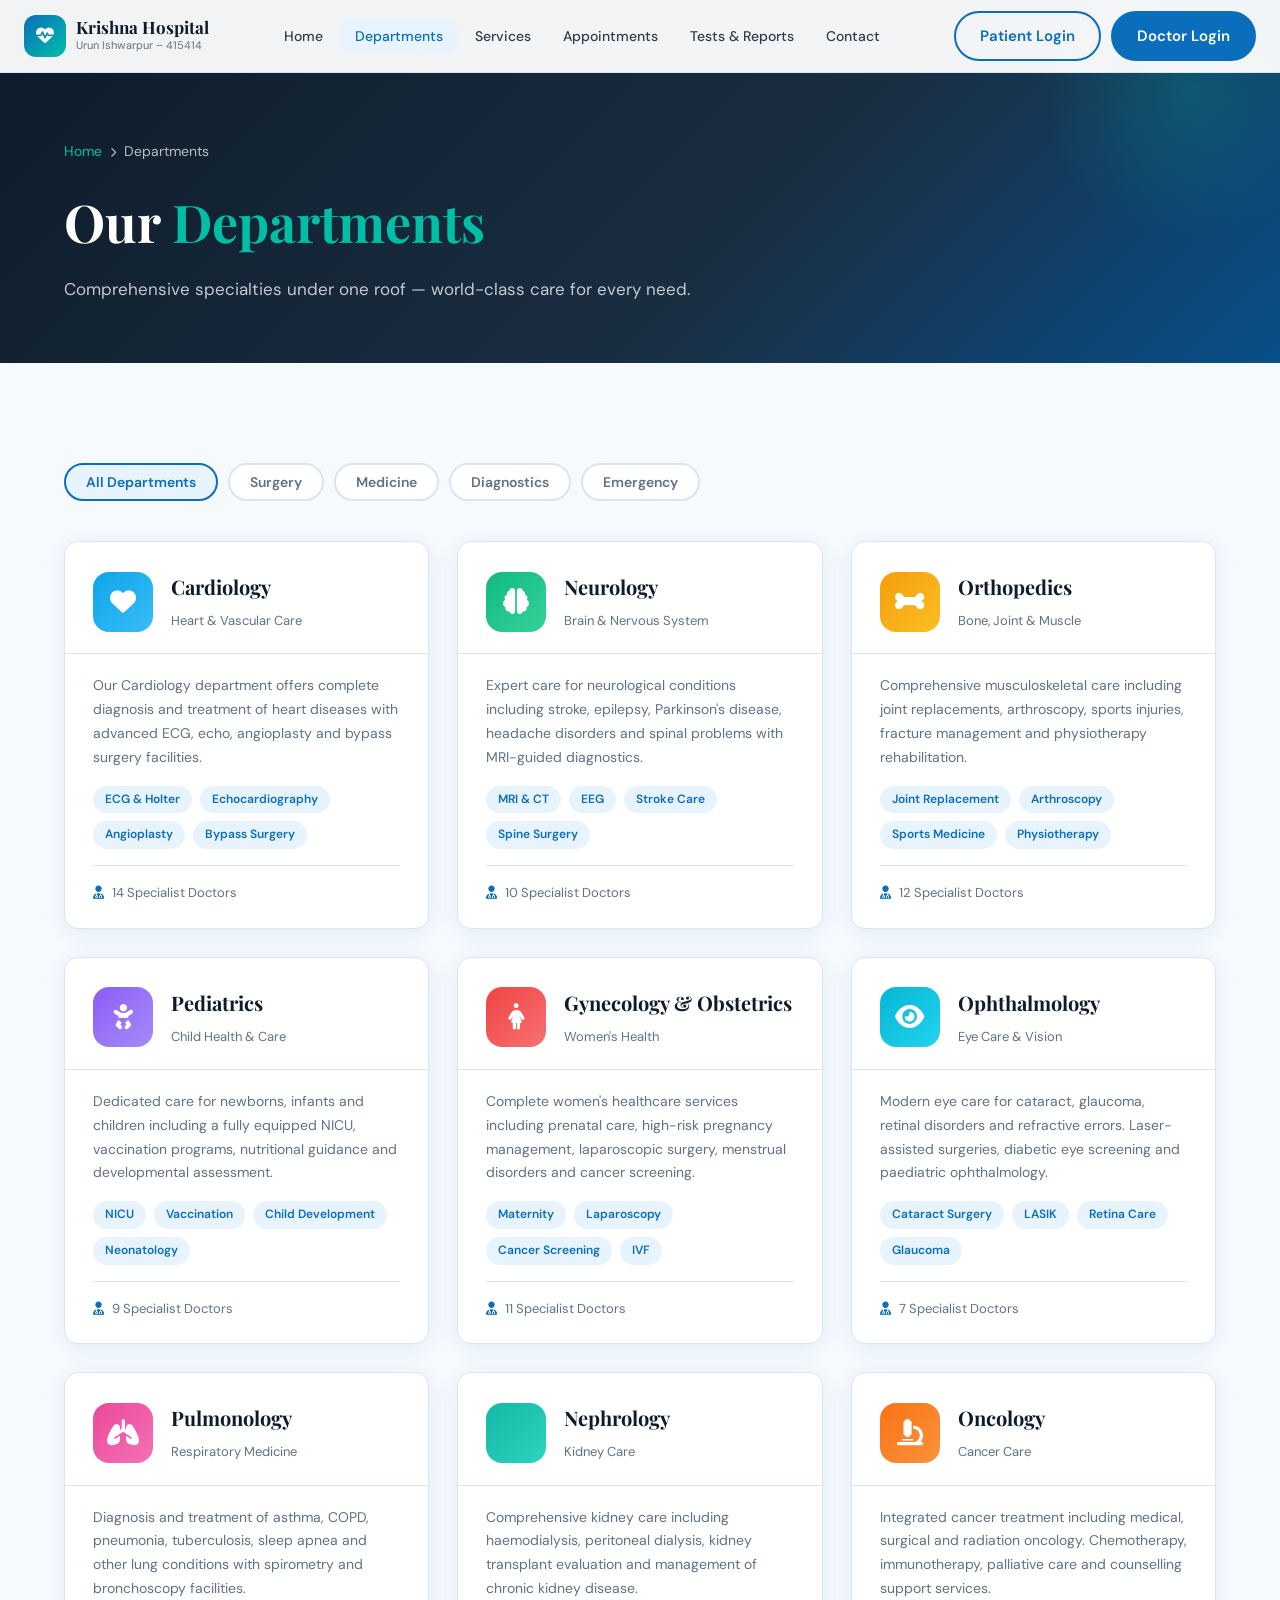
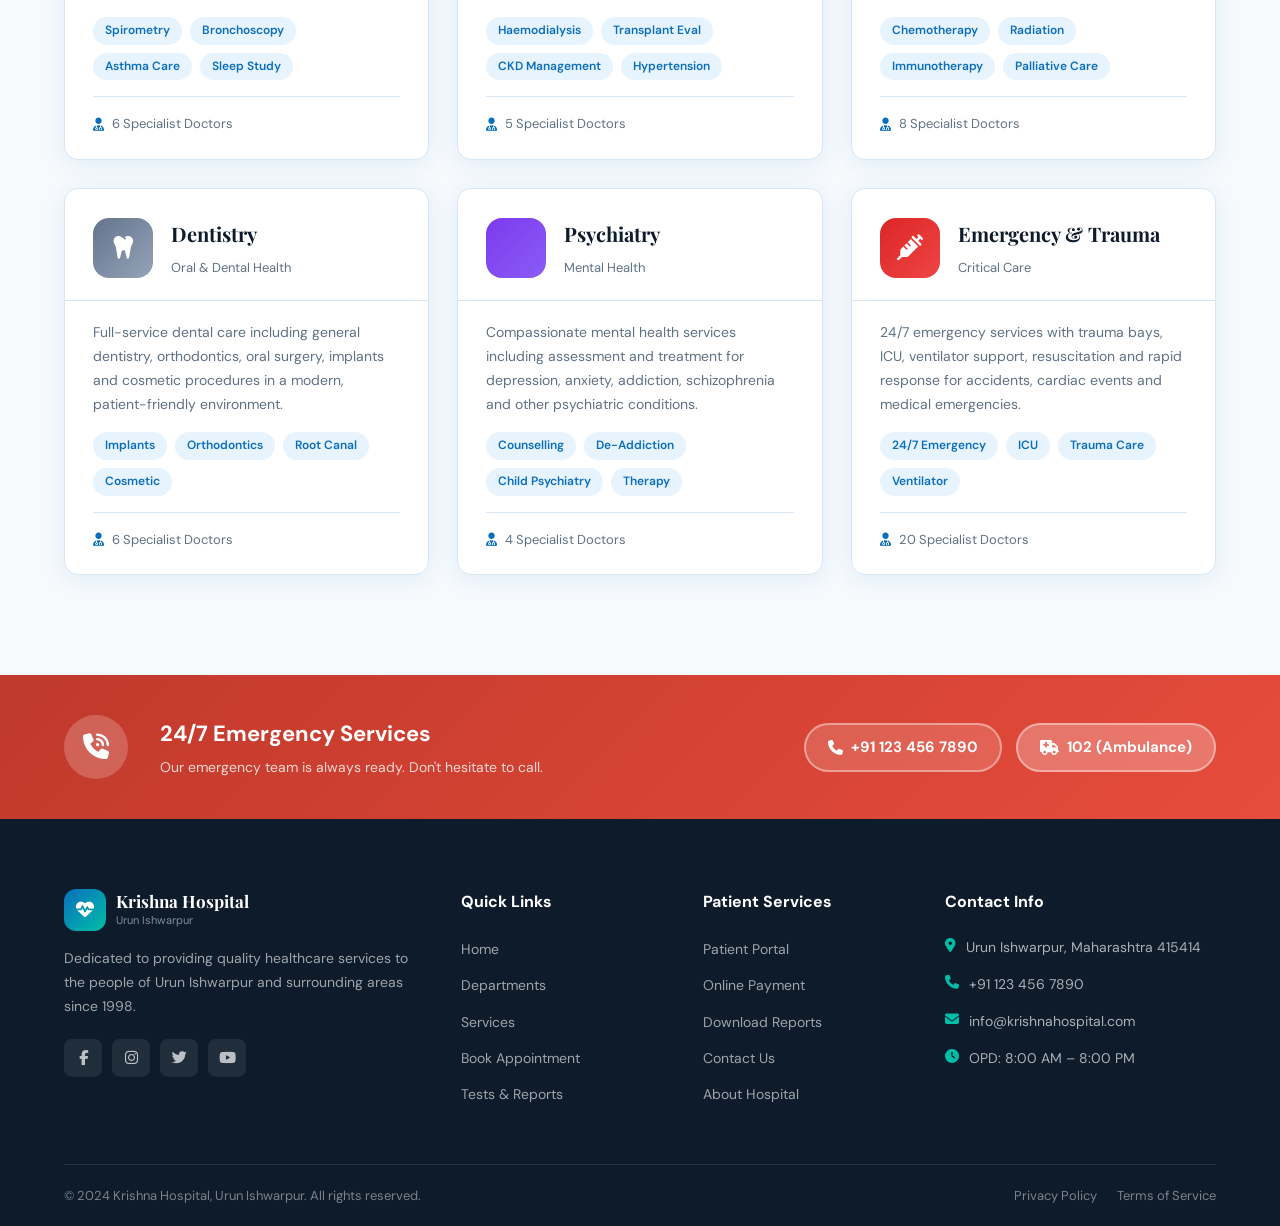
<file: departments.html>
<!DOCTYPE html>
<html lang="en">
<head>
  <meta charset="UTF-8" />
  <meta name="viewport" content="width=device-width, initial-scale=1.0"/>
  <title>Departments – Krishna Hospital</title>
  <link rel="stylesheet" href="css/style.css"/>
  <link href="https://fonts.googleapis.com/css2?family=Playfair+Display:wght@400;600;700&family=DM+Sans:wght@300;400;500;600&display=swap" rel="stylesheet"/>
  <link rel="stylesheet" href="https://cdnjs.cloudflare.com/ajax/libs/font-awesome/6.5.0/css/all.min.css"/>
  <style>
    .dept-full-grid {
      display: grid;
      grid-template-columns: repeat(auto-fill, minmax(320px, 1fr));
      gap: 28px;
    }
    .dept-full-card {
      background: #fff;
      border-radius: var(--radius);
      border: 1px solid var(--border);
      box-shadow: var(--shadow);
      overflow: hidden;
      transition: var(--transition);
    }
    .dept-full-card:hover { transform: translateY(-5px); box-shadow: var(--shadow-lg); }
    .dept-card-header {
      padding: 28px 28px 20px;
      display: flex;
      align-items: center;
      gap: 18px;
      border-bottom: 1px solid var(--border);
    }
    .dept-icon-lg {
      width: 60px; height: 60px;
      border-radius: 16px;
      display: flex; align-items: center; justify-content: center;
      font-size: 26px;
      color: #fff;
      flex-shrink: 0;
    }
    .dept-card-header h3 { font-family: var(--font-display); font-size: 20px; color: var(--dark); margin-bottom: 4px; }
    .dept-card-header span { font-size: 13px; color: var(--text-light); }
    .dept-card-body { padding: 20px 28px 24px; }
    .dept-card-body p { color: var(--text-light); font-size: 14px; line-height: 1.7; margin-bottom: 16px; }
    .dept-features { display: flex; flex-wrap: wrap; gap: 8px; }
    .dept-tag {
      background: var(--primary-light);
      color: var(--primary);
      padding: 4px 12px;
      border-radius: 50px;
      font-size: 12px;
      font-weight: 600;
    }
    .dept-doctors {
      display: flex;
      align-items: center;
      gap: 8px;
      margin-top: 16px;
      padding-top: 16px;
      border-top: 1px solid var(--border);
      font-size: 13px;
      color: var(--text-light);
    }
    .dept-doctors i { color: var(--primary); }
    .dept-filter-bar {
      display: flex;
      gap: 10px;
      flex-wrap: wrap;
      margin-bottom: 40px;
    }
    .filter-btn {
      padding: 8px 20px;
      border-radius: 50px;
      border: 2px solid var(--border);
      background: #fff;
      font-family: var(--font-body);
      font-size: 14px;
      font-weight: 600;
      color: var(--text-light);
      cursor: pointer;
      transition: var(--transition);
    }
    .filter-btn.active, .filter-btn:hover {
      border-color: var(--primary);
      color: var(--primary);
      background: var(--primary-light);
    }
  </style>
</head>
<body>

<nav class="navbar" id="navbar">
  <div class="nav-container">
    <div class="nav-logo">
      <div class="logo-icon"><i class="fas fa-heartbeat"></i></div>
      <div class="logo-text">
        <span class="logo-main">Krishna Hospital</span>
        <span class="logo-sub">Urun Ishwarpur – 415414</span>
      </div>
    </div>
    <ul class="nav-links" id="navLinks">
      <li><a href="index.html">Home</a></li>
      <li><a href="departments.html" class="active">Departments</a></li>
      <li><a href="services.html">Services</a></li>
      <li><a href="appointment.html">Appointments</a></li>
      <li><a href="tests.html">Tests & Reports</a></li>
      <li><a href="contact.html">Contact</a></li>
    </ul>
    <div class="nav-actions">
      <a href="patient-login.html" class="btn btn-outline">Patient Login</a>
      <a href="doctor-login.html" class="btn btn-primary">Doctor Login</a>
    </div>
    <button class="hamburger" id="hamburger" aria-label="Menu">
      <span></span><span></span><span></span>
    </button>
  </div>
</nav>

<div class="page-header">
  <div class="container">
    <div class="breadcrumb">
      <a href="index.html">Home</a>
      <i class="fas fa-chevron-right"></i>
      <span>Departments</span>
    </div>
    <h1>Our <span style="color:var(--accent)">Departments</span></h1>
    <p>Comprehensive specialties under one roof — world-class care for every need.</p>
  </div>
</div>

<section class="section">
  <div class="container">
    <div class="dept-filter-bar">
      <button class="filter-btn active">All Departments</button>
      <button class="filter-btn">Surgery</button>
      <button class="filter-btn">Medicine</button>
      <button class="filter-btn">Diagnostics</button>
      <button class="filter-btn">Emergency</button>
    </div>

    <div class="dept-full-grid">

      <div class="dept-full-card">
        <div class="dept-card-header">
          <div class="dept-icon-lg" style="background:linear-gradient(135deg,#0ea5e9,#38bdf8)"><i class="fas fa-heart"></i></div>
          <div><h3>Cardiology</h3><span>Heart & Vascular Care</span></div>
        </div>
        <div class="dept-card-body">
          <p>Our Cardiology department offers complete diagnosis and treatment of heart diseases with advanced ECG, echo, angioplasty and bypass surgery facilities.</p>
          <div class="dept-features">
            <span class="dept-tag">ECG & Holter</span>
            <span class="dept-tag">Echocardiography</span>
            <span class="dept-tag">Angioplasty</span>
            <span class="dept-tag">Bypass Surgery</span>
          </div>
          <div class="dept-doctors"><i class="fas fa-user-md"></i> 14 Specialist Doctors</div>
        </div>
      </div>

      <div class="dept-full-card">
        <div class="dept-card-header">
          <div class="dept-icon-lg" style="background:linear-gradient(135deg,#10b981,#34d399)"><i class="fas fa-brain"></i></div>
          <div><h3>Neurology</h3><span>Brain & Nervous System</span></div>
        </div>
        <div class="dept-card-body">
          <p>Expert care for neurological conditions including stroke, epilepsy, Parkinson's disease, headache disorders and spinal problems with MRI-guided diagnostics.</p>
          <div class="dept-features">
            <span class="dept-tag">MRI & CT</span>
            <span class="dept-tag">EEG</span>
            <span class="dept-tag">Stroke Care</span>
            <span class="dept-tag">Spine Surgery</span>
          </div>
          <div class="dept-doctors"><i class="fas fa-user-md"></i> 10 Specialist Doctors</div>
        </div>
      </div>

      <div class="dept-full-card">
        <div class="dept-card-header">
          <div class="dept-icon-lg" style="background:linear-gradient(135deg,#f59e0b,#fbbf24)"><i class="fas fa-bone"></i></div>
          <div><h3>Orthopedics</h3><span>Bone, Joint & Muscle</span></div>
        </div>
        <div class="dept-card-body">
          <p>Comprehensive musculoskeletal care including joint replacements, arthroscopy, sports injuries, fracture management and physiotherapy rehabilitation.</p>
          <div class="dept-features">
            <span class="dept-tag">Joint Replacement</span>
            <span class="dept-tag">Arthroscopy</span>
            <span class="dept-tag">Sports Medicine</span>
            <span class="dept-tag">Physiotherapy</span>
          </div>
          <div class="dept-doctors"><i class="fas fa-user-md"></i> 12 Specialist Doctors</div>
        </div>
      </div>

      <div class="dept-full-card">
        <div class="dept-card-header">
          <div class="dept-icon-lg" style="background:linear-gradient(135deg,#8b5cf6,#a78bfa)"><i class="fas fa-baby"></i></div>
          <div><h3>Pediatrics</h3><span>Child Health & Care</span></div>
        </div>
        <div class="dept-card-body">
          <p>Dedicated care for newborns, infants and children including a fully equipped NICU, vaccination programs, nutritional guidance and developmental assessment.</p>
          <div class="dept-features">
            <span class="dept-tag">NICU</span>
            <span class="dept-tag">Vaccination</span>
            <span class="dept-tag">Child Development</span>
            <span class="dept-tag">Neonatology</span>
          </div>
          <div class="dept-doctors"><i class="fas fa-user-md"></i> 9 Specialist Doctors</div>
        </div>
      </div>

      <div class="dept-full-card">
        <div class="dept-card-header">
          <div class="dept-icon-lg" style="background:linear-gradient(135deg,#ef4444,#f87171)"><i class="fas fa-female"></i></div>
          <div><h3>Gynecology & Obstetrics</h3><span>Women's Health</span></div>
        </div>
        <div class="dept-card-body">
          <p>Complete women's healthcare services including prenatal care, high-risk pregnancy management, laparoscopic surgery, menstrual disorders and cancer screening.</p>
          <div class="dept-features">
            <span class="dept-tag">Maternity</span>
            <span class="dept-tag">Laparoscopy</span>
            <span class="dept-tag">Cancer Screening</span>
            <span class="dept-tag">IVF</span>
          </div>
          <div class="dept-doctors"><i class="fas fa-user-md"></i> 11 Specialist Doctors</div>
        </div>
      </div>

      <div class="dept-full-card">
        <div class="dept-card-header">
          <div class="dept-icon-lg" style="background:linear-gradient(135deg,#06b6d4,#22d3ee)"><i class="fas fa-eye"></i></div>
          <div><h3>Ophthalmology</h3><span>Eye Care & Vision</span></div>
        </div>
        <div class="dept-card-body">
          <p>Modern eye care for cataract, glaucoma, retinal disorders and refractive errors. Laser-assisted surgeries, diabetic eye screening and paediatric ophthalmology.</p>
          <div class="dept-features">
            <span class="dept-tag">Cataract Surgery</span>
            <span class="dept-tag">LASIK</span>
            <span class="dept-tag">Retina Care</span>
            <span class="dept-tag">Glaucoma</span>
          </div>
          <div class="dept-doctors"><i class="fas fa-user-md"></i> 7 Specialist Doctors</div>
        </div>
      </div>

      <div class="dept-full-card">
        <div class="dept-card-header">
          <div class="dept-icon-lg" style="background:linear-gradient(135deg,#ec4899,#f472b6)"><i class="fas fa-lungs"></i></div>
          <div><h3>Pulmonology</h3><span>Respiratory Medicine</span></div>
        </div>
        <div class="dept-card-body">
          <p>Diagnosis and treatment of asthma, COPD, pneumonia, tuberculosis, sleep apnea and other lung conditions with spirometry and bronchoscopy facilities.</p>
          <div class="dept-features">
            <span class="dept-tag">Spirometry</span>
            <span class="dept-tag">Bronchoscopy</span>
            <span class="dept-tag">Asthma Care</span>
            <span class="dept-tag">Sleep Study</span>
          </div>
          <div class="dept-doctors"><i class="fas fa-user-md"></i> 6 Specialist Doctors</div>
        </div>
      </div>

      <div class="dept-full-card">
        <div class="dept-card-header">
          <div class="dept-icon-lg" style="background:linear-gradient(135deg,#14b8a6,#2dd4bf)"><i class="fas fa-kidneys"></i></div>
          <div><h3>Nephrology</h3><span>Kidney Care</span></div>
        </div>
        <div class="dept-card-body">
          <p>Comprehensive kidney care including haemodialysis, peritoneal dialysis, kidney transplant evaluation and management of chronic kidney disease.</p>
          <div class="dept-features">
            <span class="dept-tag">Haemodialysis</span>
            <span class="dept-tag">Transplant Eval</span>
            <span class="dept-tag">CKD Management</span>
            <span class="dept-tag">Hypertension</span>
          </div>
          <div class="dept-doctors"><i class="fas fa-user-md"></i> 5 Specialist Doctors</div>
        </div>
      </div>

      <div class="dept-full-card">
        <div class="dept-card-header">
          <div class="dept-icon-lg" style="background:linear-gradient(135deg,#f97316,#fb923c)"><i class="fas fa-microscope"></i></div>
          <div><h3>Oncology</h3><span>Cancer Care</span></div>
        </div>
        <div class="dept-card-body">
          <p>Integrated cancer treatment including medical, surgical and radiation oncology. Chemotherapy, immunotherapy, palliative care and counselling support services.</p>
          <div class="dept-features">
            <span class="dept-tag">Chemotherapy</span>
            <span class="dept-tag">Radiation</span>
            <span class="dept-tag">Immunotherapy</span>
            <span class="dept-tag">Palliative Care</span>
          </div>
          <div class="dept-doctors"><i class="fas fa-user-md"></i> 8 Specialist Doctors</div>
        </div>
      </div>

      <div class="dept-full-card">
        <div class="dept-card-header">
          <div class="dept-icon-lg" style="background:linear-gradient(135deg,#64748b,#94a3b8)"><i class="fas fa-tooth"></i></div>
          <div><h3>Dentistry</h3><span>Oral & Dental Health</span></div>
        </div>
        <div class="dept-card-body">
          <p>Full-service dental care including general dentistry, orthodontics, oral surgery, implants and cosmetic procedures in a modern, patient-friendly environment.</p>
          <div class="dept-features">
            <span class="dept-tag">Implants</span>
            <span class="dept-tag">Orthodontics</span>
            <span class="dept-tag">Root Canal</span>
            <span class="dept-tag">Cosmetic</span>
          </div>
          <div class="dept-doctors"><i class="fas fa-user-md"></i> 6 Specialist Doctors</div>
        </div>
      </div>

      <div class="dept-full-card">
        <div class="dept-card-header">
          <div class="dept-icon-lg" style="background:linear-gradient(135deg,#7c3aed,#8b5cf6)"><i class="fas fa-head-side-brain"></i></div>
          <div><h3>Psychiatry</h3><span>Mental Health</span></div>
        </div>
        <div class="dept-card-body">
          <p>Compassionate mental health services including assessment and treatment for depression, anxiety, addiction, schizophrenia and other psychiatric conditions.</p>
          <div class="dept-features">
            <span class="dept-tag">Counselling</span>
            <span class="dept-tag">De-Addiction</span>
            <span class="dept-tag">Child Psychiatry</span>
            <span class="dept-tag">Therapy</span>
          </div>
          <div class="dept-doctors"><i class="fas fa-user-md"></i> 4 Specialist Doctors</div>
        </div>
      </div>

      <div class="dept-full-card">
        <div class="dept-card-header">
          <div class="dept-icon-lg" style="background:linear-gradient(135deg,#dc2626,#ef4444)"><i class="fas fa-syringe"></i></div>
          <div><h3>Emergency & Trauma</h3><span>Critical Care</span></div>
        </div>
        <div class="dept-card-body">
          <p>24/7 emergency services with trauma bays, ICU, ventilator support, resuscitation and rapid response for accidents, cardiac events and medical emergencies.</p>
          <div class="dept-features">
            <span class="dept-tag">24/7 Emergency</span>
            <span class="dept-tag">ICU</span>
            <span class="dept-tag">Trauma Care</span>
            <span class="dept-tag">Ventilator</span>
          </div>
          <div class="dept-doctors"><i class="fas fa-user-md"></i> 20 Specialist Doctors</div>
        </div>
      </div>

    </div>
  </div>
</section>

<section class="emergency-banner">
  <div class="container">
    <div class="emergency-content">
      <div class="emergency-icon"><i class="fas fa-phone-volume"></i></div>
      <div>
        <h3>24/7 Emergency Services</h3>
        <p>Our emergency team is always ready. Don't hesitate to call.</p>
      </div>
      <div class="emergency-numbers">
        <a href="tel:+911234567890" class="emerg-num"><i class="fas fa-phone"></i> +91 123 456 7890</a>
        <a href="tel:102" class="emerg-num emerg-alt"><i class="fas fa-ambulance"></i> 102 (Ambulance)</a>
      </div>
    </div>
  </div>
</section>

<footer class="footer">
  <div class="container">
    <div class="footer-grid">
      <div class="footer-brand">
        <div class="nav-logo">
          <div class="logo-icon"><i class="fas fa-heartbeat"></i></div>
          <div class="logo-text">
            <span class="logo-main">Krishna Hospital</span>
            <span class="logo-sub">Urun Ishwarpur</span>
          </div>
        </div>
        <p>Dedicated to providing quality healthcare services to the people of Urun Ishwarpur and surrounding areas since 1998.</p>
        <div class="social-links">
          <a href="#"><i class="fab fa-facebook-f"></i></a>
          <a href="#"><i class="fab fa-instagram"></i></a>
          <a href="#"><i class="fab fa-twitter"></i></a>
          <a href="#"><i class="fab fa-youtube"></i></a>
        </div>
      </div>
      <div class="footer-links">
        <h4>Quick Links</h4>
        <ul>
          <li><a href="index.html">Home</a></li>
          <li><a href="departments.html">Departments</a></li>
          <li><a href="services.html">Services</a></li>
          <li><a href="appointment.html">Book Appointment</a></li>
          <li><a href="tests.html">Tests & Reports</a></li>
        </ul>
      </div>
      <div class="footer-links">
        <h4>Patient Services</h4>
        <ul>
          <li><a href="patient-login.html">Patient Portal</a></li>
          <li><a href="payment.html">Online Payment</a></li>
          <li><a href="tests.html">Download Reports</a></li>
          <li><a href="contact.html">Contact Us</a></li>
          <li><a href="about.html">About Hospital</a></li>
        </ul>
      </div>
      <div class="footer-contact">
        <h4>Contact Info</h4>
        <div class="fc-item"><i class="fas fa-map-marker-alt"></i><span>Urun Ishwarpur, Maharashtra 415414</span></div>
        <div class="fc-item"><i class="fas fa-phone"></i><span>+91 123 456 7890</span></div>
        <div class="fc-item"><i class="fas fa-envelope"></i><span>info@krishnahospital.com</span></div>
        <div class="fc-item"><i class="fas fa-clock"></i><span>OPD: 8:00 AM – 8:00 PM</span></div>
      </div>
    </div>
    <div class="footer-bottom">
      <p>© 2024 Krishna Hospital, Urun Ishwarpur. All rights reserved.</p>
      <div class="footer-bottom-links">
        <a href="#">Privacy Policy</a>
        <a href="#">Terms of Service</a>
      </div>
    </div>
  </div>
</footer>

<script src="js/main.js"></script>
<script>
  document.querySelectorAll('.filter-btn').forEach(btn => {
    btn.addEventListener('click', () => {
      document.querySelectorAll('.filter-btn').forEach(b => b.classList.remove('active'));
      btn.classList.add('active');
    });
  });
</script>
</body>
</html>
</file>
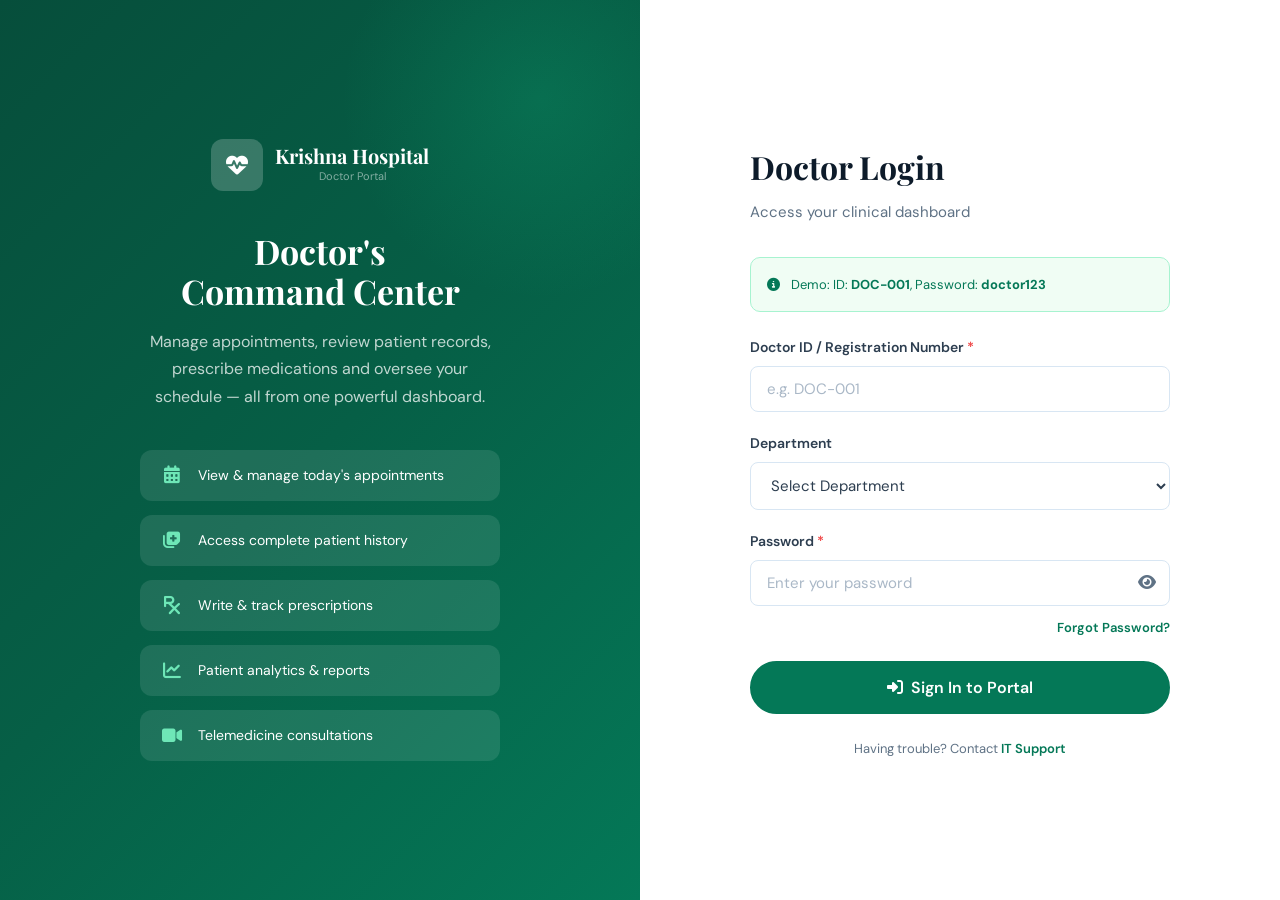
<file: doctor-login.html>
<!DOCTYPE html>
<html lang="en">
<head>
  <meta charset="UTF-8"/>
  <meta name="viewport" content="width=device-width, initial-scale=1.0"/>
  <title>Doctor Login – Krishna Hospital</title>
  <link rel="stylesheet" href="css/style.css"/>
  <link href="https://fonts.googleapis.com/css2?family=Playfair+Display:wght@400;600;700&family=DM+Sans:wght@300;400;500;600&display=swap" rel="stylesheet"/>
  <link rel="stylesheet" href="https://cdnjs.cloudflare.com/ajax/libs/font-awesome/6.5.0/css/all.min.css"/>
  <style>
    .auth-page { min-height:100vh;display:grid;grid-template-columns:1fr 1fr; }
    .auth-left {
      background: linear-gradient(135deg, #064e3b 0%, #065f46 50%, #047857 100%);
      display:flex;flex-direction:column;align-items:center;justify-content:center;
      padding:60px 48px;color:#fff;position:relative;overflow:hidden;
    }
    .auth-left::before { content:'';position:absolute;width:400px;height:400px;background:radial-gradient(circle,rgba(16,185,129,0.2),transparent 70%);top:-100px;right:-100px;border-radius:50%; }
    .auth-left-inner { position:relative;z-index:2;text-align:center; }
    .auth-logo { display:flex;align-items:center;gap:12px;justify-content:center;margin-bottom:40px; }
    .auth-logo .logo-icon { width:52px;height:52px;font-size:22px;background:rgba(255,255,255,0.2); }
    .auth-logo .logo-main { font-size:20px;color:#fff; }
    .auth-left h2 { font-family:var(--font-display);font-size:34px;margin-bottom:16px;line-height:1.2; }
    .auth-left p { color:rgba(255,255,255,0.75);font-size:16px;max-width:360px;line-height:1.7; }
    .auth-features { margin-top:40px;display:flex;flex-direction:column;gap:14px;text-align:left; }
    .auth-feature { display:flex;align-items:center;gap:14px;background:rgba(255,255,255,0.1);padding:14px 20px;border-radius:12px; }
    .auth-feature i { color:#6ee7b7;font-size:18px;width:24px;text-align:center; }
    .auth-feature span { font-size:14px; }
    .auth-right { display:flex;align-items:center;justify-content:center;padding:60px 48px;background:#fff; }
    .auth-form-wrap { width:100%;max-width:420px; }
    .auth-form-wrap .page-title { font-family:var(--font-display);font-size:32px;color:var(--dark);margin-bottom:6px; }
    .auth-form-wrap .page-sub { color:var(--text-light);font-size:15px;margin-bottom:32px; }
    .password-wrap { position:relative; }
    .password-toggle { position:absolute;right:14px;top:50%;transform:translateY(-50%);background:none;border:none;cursor:pointer;color:var(--text-light);font-size:16px; }
    .forgot { text-align:right;margin-top:-12px;margin-bottom:20px; }
    .forgot a { color:#047857;font-size:13px;font-weight:600; }
    .btn-doctor { background:#047857;border-color:#047857;color:#fff; }
    .btn-doctor:hover { background:#065f46;border-color:#065f46;transform:translateY(-2px);box-shadow:0 8px 24px rgba(4,120,87,0.30); }
    .info-box { background:#f0fdf4;border:1px solid #a7f3d0;border-radius:10px;padding:16px;margin-bottom:24px;font-size:13px;color:#047857; }
    .info-box i { margin-right:8px; }
    @media(max-width:768px){ .auth-page{grid-template-columns:1fr;} .auth-left{display:none;} .auth-right{padding:40px 24px;} }
  </style>
</head>
<body>
<div class="auth-page">
  <div class="auth-left">
    <div class="auth-left-inner">
      <div class="auth-logo nav-logo">
        <div class="logo-icon"><i class="fas fa-heartbeat"></i></div>
        <div class="logo-text">
          <span class="logo-main">Krishna Hospital</span>
          <span class="logo-sub" style="color:rgba(255,255,255,0.5)">Doctor Portal</span>
        </div>
      </div>
      <h2>Doctor's<br>Command Center</h2>
      <p>Manage appointments, review patient records, prescribe medications and oversee your schedule — all from one powerful dashboard.</p>
      <div class="auth-features">
        <div class="auth-feature"><i class="fas fa-calendar-alt"></i><span>View & manage today's appointments</span></div>
        <div class="auth-feature"><i class="fas fa-notes-medical"></i><span>Access complete patient history</span></div>
        <div class="auth-feature"><i class="fas fa-prescription"></i><span>Write & track prescriptions</span></div>
        <div class="auth-feature"><i class="fas fa-chart-line"></i><span>Patient analytics & reports</span></div>
        <div class="auth-feature"><i class="fas fa-video"></i><span>Telemedicine consultations</span></div>
      </div>
    </div>
  </div>

  <div class="auth-right">
    <div class="auth-form-wrap">
      <h2 class="page-title">Doctor Login</h2>
      <p class="page-sub">Access your clinical dashboard</p>
      <div class="info-box"><i class="fas fa-info-circle"></i> Demo: ID: <strong>DOC-001</strong>, Password: <strong>doctor123</strong></div>
      <div id="loginAlert"></div>
      <form id="doctorLoginForm">
        <div class="form-group">
          <label>Doctor ID / Registration Number <span>*</span></label>
          <input type="text" class="form-control" id="docId" placeholder="e.g. DOC-001" required/>
        </div>
        <div class="form-group">
          <label>Department</label>
          <select class="form-control" id="docDept">
            <option value="">Select Department</option>
            <option>Cardiology</option>
            <option>Neurology</option>
            <option>Orthopedics</option>
            <option>Pediatrics</option>
            <option>Gynecology</option>
            <option>General Medicine</option>
            <option>Dermatology</option>
            <option>Ophthalmology</option>
            <option>ENT</option>
            <option>Psychiatry</option>
          </select>
        </div>
        <div class="form-group">
          <label>Password <span>*</span></label>
          <div class="password-wrap">
            <input type="password" class="form-control" id="docPass" placeholder="Enter your password" required/>
            <button type="button" class="password-toggle" onclick="togglePassword('docPass',this)"><i class="fas fa-eye"></i></button>
          </div>
        </div>
        <div class="forgot"><a href="#">Forgot Password?</a></div>
        <button type="submit" class="btn btn-doctor btn-block btn-lg"><i class="fas fa-sign-in-alt"></i> Sign In to Portal</button>
      </form>
      <div style="text-align:center;margin-top:24px;font-size:13px;color:var(--text-light);">
        Having trouble? Contact <a href="mailto:it@krishnahospital.com" style="color:#047857;font-weight:600;">IT Support</a>
      </div>
    </div>
  </div>
</div>

<script src="js/main.js"></script>
<script>
function togglePassword(id, btn) {
  const input = document.getElementById(id);
  const icon = btn.querySelector('i');
  if (input.type === 'password') { input.type = 'text'; icon.className = 'fas fa-eye-slash'; }
  else { input.type = 'password'; icon.className = 'fas fa-eye'; }
}

const demoDoctors = [
  { id: 'DOC-001', password: 'doctor123', name: 'Dr. Anil Sharma', dept: 'Cardiology', role: 'Senior Cardiologist' },
  { id: 'DOC-002', password: 'doctor123', name: 'Dr. Priya Desai', dept: 'Pediatrics', role: 'Pediatrician' },
];
document.getElementById('doctorLoginForm').addEventListener('submit', e => {
  e.preventDefault();
  const id = document.getElementById('docId').value.trim();
  const pass = document.getElementById('docPass').value;
  const doctor = demoDoctors.find(d => d.id === id && d.password === pass);
  const alertEl = document.getElementById('loginAlert');
  if (doctor) {
    HMS.login('doctor', doctor);
    alertEl.innerHTML = '<div class="alert alert-success"><i class="fas fa-check-circle"></i> Login successful! Redirecting to dashboard...</div>';
    setTimeout(() => window.location.href = 'doctor-dashboard.html', 1200);
  } else {
    alertEl.innerHTML = '<div class="alert alert-danger"><i class="fas fa-times-circle"></i> Invalid credentials. Use DOC-001 / doctor123.</div>';
  }
});
</script>
</body>
</html>
</file>
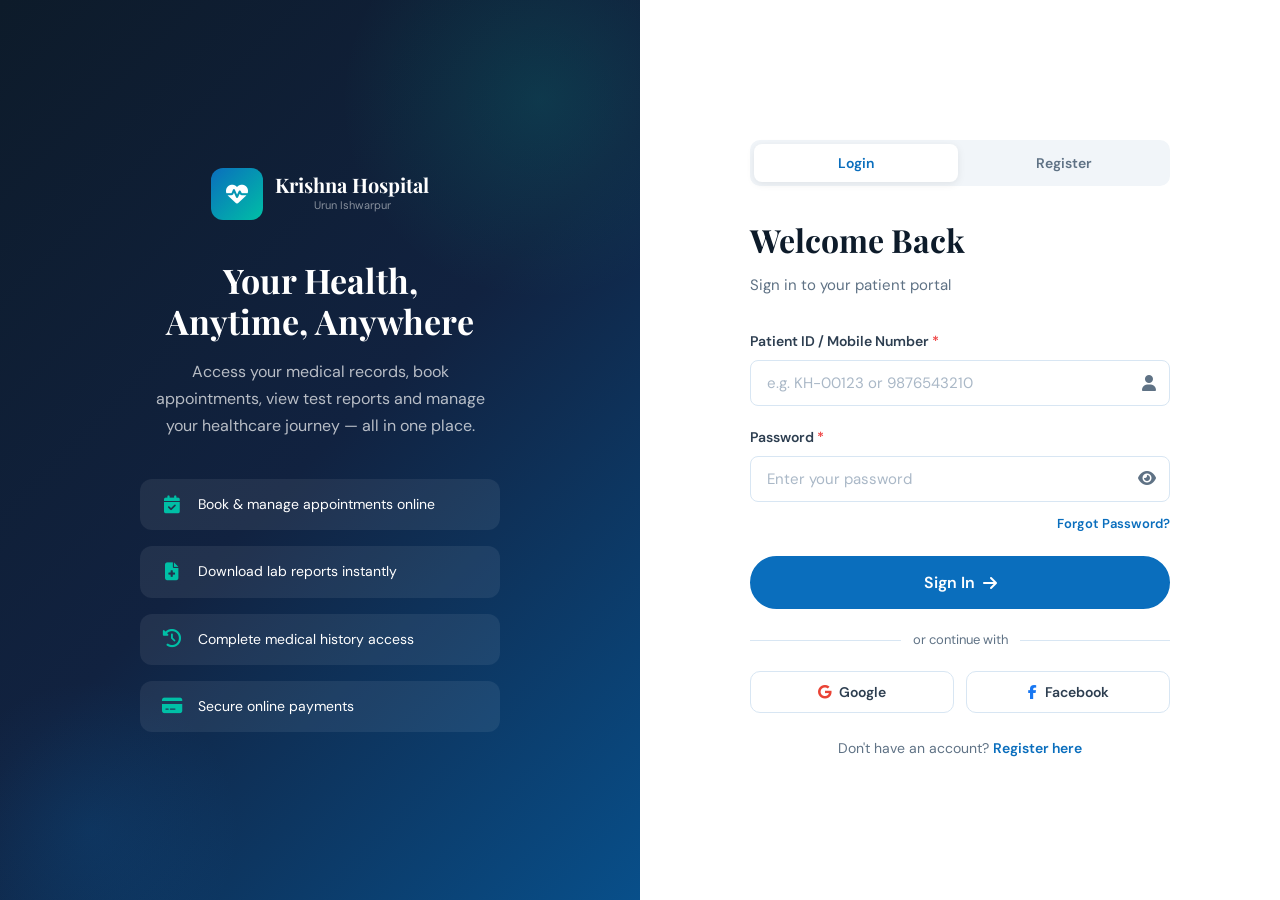
<file: patient-login.html>
<!DOCTYPE html>
<html lang="en">
<head>
  <meta charset="UTF-8"/>
  <meta name="viewport" content="width=device-width, initial-scale=1.0"/>
  <title>Patient Login – Krishna Hospital</title>
  <link rel="stylesheet" href="css/style.css"/>
  <link href="https://fonts.googleapis.com/css2?family=Playfair+Display:wght@400;600;700&family=DM+Sans:wght@300;400;500;600&display=swap" rel="stylesheet"/>
  <link rel="stylesheet" href="https://cdnjs.cloudflare.com/ajax/libs/font-awesome/6.5.0/css/all.min.css"/>
  <style>
    .auth-page {
      min-height: 100vh;
      display: grid;
      grid-template-columns: 1fr 1fr;
    }
    .auth-left {
      background: linear-gradient(135deg, var(--dark) 0%, #112240 50%, var(--primary-dark) 100%);
      display: flex;
      flex-direction: column;
      align-items: center;
      justify-content: center;
      padding: 60px 48px;
      color: #fff;
      position: relative;
      overflow: hidden;
    }
    .auth-left::before {
      content:'';
      position:absolute;
      width:400px;height:400px;
      background:radial-gradient(circle,rgba(0,191,166,0.15),transparent 70%);
      top:-100px;right:-100px;border-radius:50%;
    }
    .auth-left::after {
      content:'';
      position:absolute;
      width:300px;height:300px;
      background:radial-gradient(circle,rgba(10,110,189,0.15),transparent 70%);
      bottom:-80px;left:-60px;border-radius:50%;
    }
    .auth-left-inner { position:relative;z-index:2;text-align:center; }
    .auth-logo {
      display:flex;align-items:center;gap:12px;justify-content:center;
      margin-bottom:40px;
    }
    .auth-logo .logo-icon { width:52px;height:52px;font-size:22px; }
    .auth-logo .logo-main { font-size:20px;color:#fff; }
    .auth-left h2 { font-family:var(--font-display);font-size:34px;margin-bottom:16px;line-height:1.2; }
    .auth-left p { color:rgba(255,255,255,0.7);font-size:16px;max-width:360px;line-height:1.7; }
    .auth-features { margin-top:40px;display:flex;flex-direction:column;gap:16px;text-align:left; }
    .auth-feature {
      display:flex;align-items:center;gap:14px;
      background:rgba(255,255,255,0.07);
      padding:14px 20px;border-radius:12px;
    }
    .auth-feature i { color:var(--accent);font-size:18px;width:24px;text-align:center; }
    .auth-feature span { font-size:14px; }

    .auth-right {
      display:flex;align-items:center;justify-content:center;
      padding:60px 48px;
      background:#fff;
    }
    .auth-form-wrap {
      width:100%;max-width:420px;
    }
    .auth-form-wrap .page-title {
      font-family:var(--font-display);font-size:32px;color:var(--dark);margin-bottom:6px;
    }
    .auth-form-wrap .page-sub { color:var(--text-light);font-size:15px;margin-bottom:32px; }
    .form-row { display:grid;grid-template-columns:1fr 1fr;gap:16px; }
    .divider {
      display:flex;align-items:center;gap:12px;
      color:var(--text-light);font-size:13px;margin:20px 0;
    }
    .divider::before,.divider::after {
      content:'';flex:1;height:1px;background:var(--border);
    }
    .social-auth { display:flex;gap:12px; }
    .social-btn {
      flex:1;display:flex;align-items:center;justify-content:center;gap:8px;
      padding:11px;border:1.5px solid var(--border);border-radius:10px;
      font-size:14px;font-weight:600;cursor:pointer;background:#fff;
      color:var(--text);transition:var(--transition);font-family:var(--font-body);
    }
    .social-btn:hover { border-color:var(--primary);background:var(--primary-light); }
    .auth-switch { text-align:center;margin-top:24px;font-size:14px;color:var(--text-light); }
    .auth-switch a { color:var(--primary);font-weight:600; }
    .password-wrap { position:relative; }
    .password-toggle {
      position:absolute;right:14px;top:50%;transform:translateY(-50%);
      background:none;border:none;cursor:pointer;color:var(--text-light);font-size:16px;
    }
    .forgot { text-align:right;margin-top:-12px;margin-bottom:20px; }
    .forgot a { color:var(--primary);font-size:13px;font-weight:600; }
    .tabs { background:#f1f5f9;margin-bottom:28px; }
    @media(max-width:768px){
      .auth-page { grid-template-columns:1fr; }
      .auth-left { display:none; }
      .auth-right { padding:40px 24px; }
    }
  </style>
</head>
<body>
<div class="auth-page">
  <div class="auth-left">
    <div class="auth-left-inner">
      <div class="auth-logo nav-logo">
        <div class="logo-icon"><i class="fas fa-heartbeat"></i></div>
        <div class="logo-text">
          <span class="logo-main">Krishna Hospital</span>
          <span class="logo-sub" style="color:rgba(255,255,255,0.5)">Urun Ishwarpur</span>
        </div>
      </div>
      <h2>Your Health,<br>Anytime, Anywhere</h2>
      <p>Access your medical records, book appointments, view test reports and manage your healthcare journey — all in one place.</p>
      <div class="auth-features">
        <div class="auth-feature"><i class="fas fa-calendar-check"></i><span>Book & manage appointments online</span></div>
        <div class="auth-feature"><i class="fas fa-file-medical"></i><span>Download lab reports instantly</span></div>
        <div class="auth-feature"><i class="fas fa-history"></i><span>Complete medical history access</span></div>
        <div class="auth-feature"><i class="fas fa-credit-card"></i><span>Secure online payments</span></div>
      </div>
    </div>
  </div>

  <div class="auth-right">
    <div class="auth-form-wrap">
      <div class="tabs" id="authTabs">
        <button class="tab-btn active" data-tab="login-panel">Login</button>
        <button class="tab-btn" data-tab="register-panel">Register</button>
      </div>

      <!-- LOGIN -->
      <div class="tab-panel active" id="login-panel">
        <h2 class="page-title">Welcome Back</h2>
        <p class="page-sub">Sign in to your patient portal</p>
        <div id="loginAlert"></div>
        <form id="loginForm">
          <div class="form-group">
            <label>Patient ID / Mobile Number <span>*</span></label>
            <div class="password-wrap">
              <input type="text" class="form-control" id="loginId" placeholder="e.g. KH-00123 or 9876543210" required/>
              <i class="fas fa-user password-toggle" style="cursor:default"></i>
            </div>
          </div>
          <div class="form-group">
            <label>Password <span>*</span></label>
            <div class="password-wrap">
              <input type="password" class="form-control" id="loginPass" placeholder="Enter your password" required/>
              <button type="button" class="password-toggle" onclick="togglePassword('loginPass',this)"><i class="fas fa-eye"></i></button>
            </div>
          </div>
          <div class="forgot"><a href="#">Forgot Password?</a></div>
          <button type="submit" class="btn btn-primary btn-block btn-lg">Sign In <i class="fas fa-arrow-right"></i></button>
        </form>
        <div class="divider">or continue with</div>
        <div class="social-auth">
          <button class="social-btn"><i class="fab fa-google" style="color:#ea4335"></i> Google</button>
          <button class="social-btn"><i class="fab fa-facebook-f" style="color:#1877f2"></i> Facebook</button>
        </div>
        <div class="auth-switch">Don't have an account? <a href="#" onclick="switchToRegister()">Register here</a></div>
      </div>

      <!-- REGISTER -->
      <div class="tab-panel" id="register-panel">
        <h2 class="page-title">Create Account</h2>
        <p class="page-sub">Register as a new patient</p>
        <div id="registerAlert"></div>
        <form id="registerForm">
          <div class="form-row">
            <div class="form-group">
              <label>First Name <span>*</span></label>
              <input type="text" class="form-control" id="regFirst" placeholder="First name" required/>
            </div>
            <div class="form-group">
              <label>Last Name <span>*</span></label>
              <input type="text" class="form-control" id="regLast" placeholder="Last name" required/>
            </div>
          </div>
          <div class="form-group">
            <label>Mobile Number <span>*</span></label>
            <input type="tel" class="form-control" id="regMobile" placeholder="10-digit mobile number" required/>
          </div>
          <div class="form-group">
            <label>Email Address</label>
            <input type="email" class="form-control" id="regEmail" placeholder="your@email.com"/>
          </div>
          <div class="form-group">
            <label>Date of Birth <span>*</span></label>
            <input type="date" class="form-control" id="regDob" required/>
          </div>
          <div class="form-row">
            <div class="form-group">
              <label>Password <span>*</span></label>
              <div class="password-wrap">
                <input type="password" class="form-control" id="regPass" placeholder="Min 8 characters" required/>
                <button type="button" class="password-toggle" onclick="togglePassword('regPass',this)"><i class="fas fa-eye"></i></button>
              </div>
            </div>
            <div class="form-group">
              <label>Confirm Password <span>*</span></label>
              <div class="password-wrap">
                <input type="password" class="form-control" id="regPassConfirm" placeholder="Repeat password" required/>
                <button type="button" class="password-toggle" onclick="togglePassword('regPassConfirm',this)"><i class="fas fa-eye"></i></button>
              </div>
            </div>
          </div>
          <button type="submit" class="btn btn-primary btn-block btn-lg">Create Account <i class="fas fa-user-plus"></i></button>
        </form>
        <div class="auth-switch">Already have an account? <a href="#" onclick="switchToLogin()">Login here</a></div>
      </div>
    </div>
  </div>
</div>

<script src="js/main.js"></script>
<script>
function togglePassword(id, btn) {
  const input = document.getElementById(id);
  const icon = btn.querySelector('i');
  if (input.type === 'password') { input.type = 'text'; icon.className = 'fas fa-eye-slash'; }
  else { input.type = 'password'; icon.className = 'fas fa-eye'; }
}
function switchToRegister() {
  document.querySelector('[data-tab="register-panel"]').click();
}
function switchToLogin() {
  document.querySelector('[data-tab="login-panel"]').click();
}

// DEMO LOGIN
const demoPatients = [
  { id: 'KH-00101', password: 'patient123', name: 'Rajesh Kumar', mobile: '9876543210' },
  { id: '9876543210', password: 'patient123', name: 'Rajesh Kumar', mobile: '9876543210' },
];
document.getElementById('loginForm').addEventListener('submit', e => {
  e.preventDefault();
  const id = document.getElementById('loginId').value.trim();
  const pass = document.getElementById('loginPass').value;
  const user = demoPatients.find(p => (p.id === id || p.mobile === id) && p.password === pass);
  const alertEl = document.getElementById('loginAlert');
  if (user) {
    HMS.login('patient', user);
    alertEl.innerHTML = '<div class="alert alert-success"><i class="fas fa-check-circle"></i> Login successful! Redirecting...</div>';
    setTimeout(() => window.location.href = 'patient-dashboard.html', 1200);
  } else {
    alertEl.innerHTML = '<div class="alert alert-danger"><i class="fas fa-times-circle"></i> Invalid credentials. Try ID: KH-00101, Password: patient123</div>';
  }
});

document.getElementById('registerForm').addEventListener('submit', e => {
  e.preventDefault();
  const pass = document.getElementById('regPass').value;
  const confirm = document.getElementById('regPassConfirm').value;
  const alertEl = document.getElementById('registerAlert');
  if (pass !== confirm) {
    alertEl.innerHTML = '<div class="alert alert-danger"><i class="fas fa-times-circle"></i> Passwords do not match.</div>';
    return;
  }
  const mobile = document.getElementById('regMobile').value;
  if (!/^\d{10}$/.test(mobile)) {
    alertEl.innerHTML = '<div class="alert alert-danger"><i class="fas fa-times-circle"></i> Enter a valid 10-digit mobile number.</div>';
    return;
  }
  const newId = 'KH-' + Math.floor(10000 + Math.random() * 90000);
  alertEl.innerHTML = `<div class="alert alert-success"><i class="fas fa-check-circle"></i> Registration successful! Your Patient ID: <strong>${newId}</strong></div>`;
});
</script>
</body>
</html>
</file>
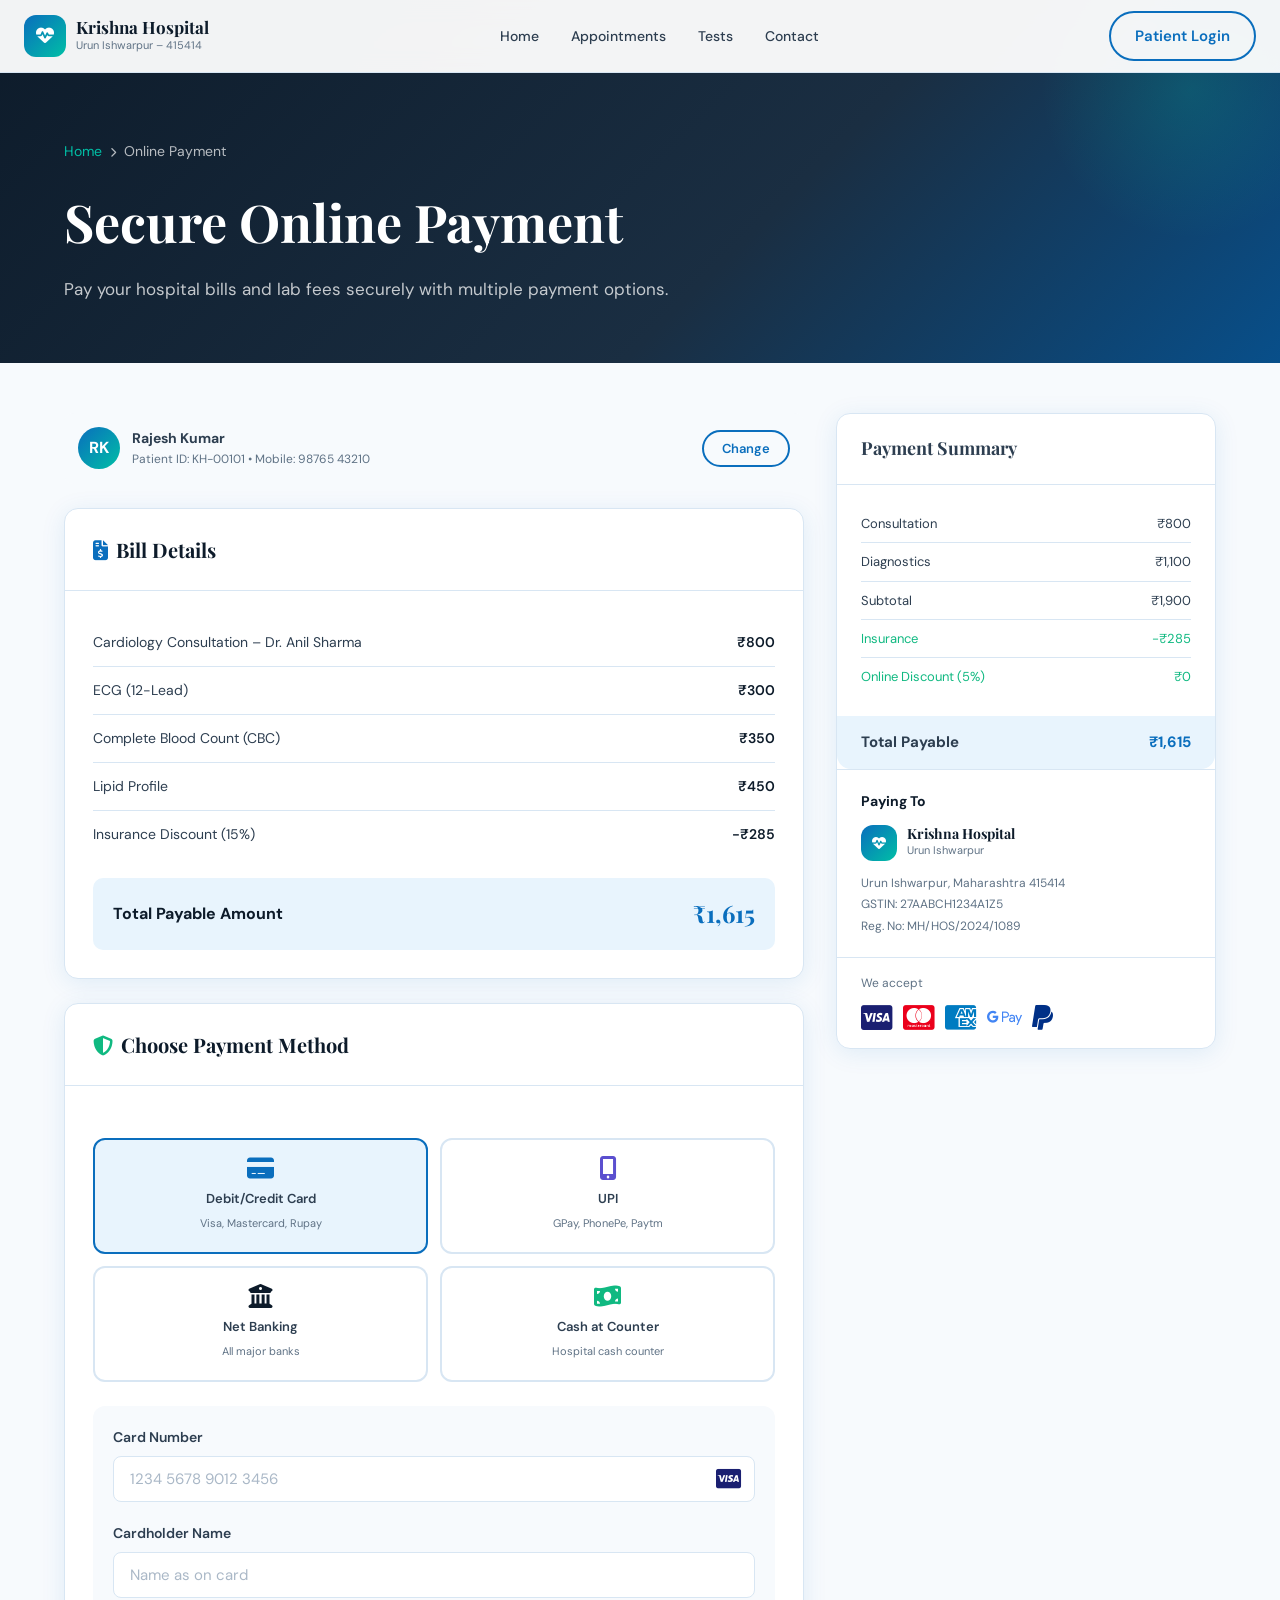
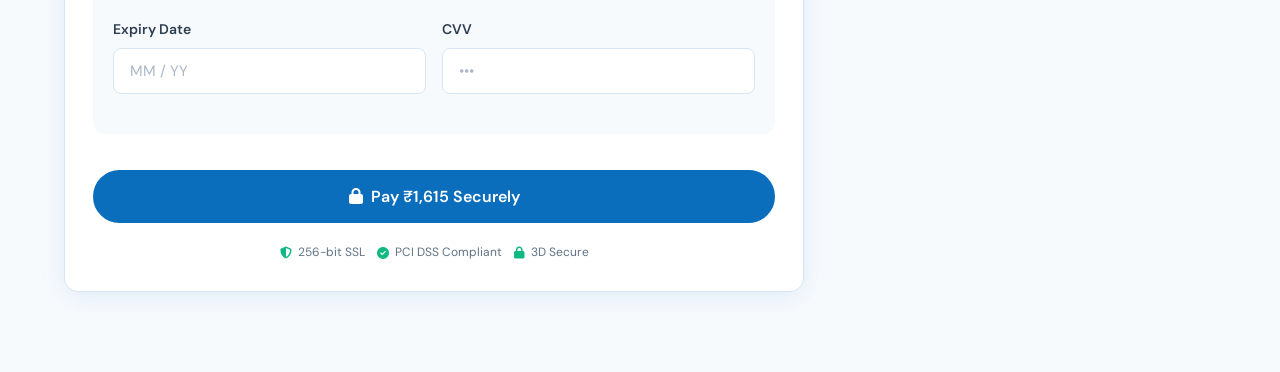
<file: payment.html>
<!DOCTYPE html>
<html lang="en">
<head>
  <meta charset="UTF-8"/>
  <meta name="viewport" content="width=device-width, initial-scale=1.0"/>
  <title>Online Payment – Krishna Hospital</title>
  <link rel="stylesheet" href="css/style.css"/>
  <link href="https://fonts.googleapis.com/css2?family=Playfair+Display:wght@400;600;700&family=DM+Sans:wght@300;400;500;600&display=swap" rel="stylesheet"/>
  <link rel="stylesheet" href="https://cdnjs.cloudflare.com/ajax/libs/font-awesome/6.5.0/css/all.min.css"/>
  <style>
    .payment-section { padding:50px 0 80px; }
    .payment-grid { display:grid;grid-template-columns:1fr 380px;gap:32px;align-items:start; }
    .payment-card { background:#fff;border-radius:var(--radius);border:1px solid var(--border);box-shadow:var(--shadow); }
    .payment-card-header { padding:24px 28px;border-bottom:1px solid var(--border); }
    .payment-card-header h3 { font-family:var(--font-display);font-size:20px;color:var(--dark); }
    .payment-card-body { padding:28px; }
    .bill-items { margin-bottom:20px; }
    .bill-item { display:flex;justify-content:space-between;padding:12px 0;border-bottom:1px solid var(--border);font-size:14px; }
    .bill-item:last-child { border-bottom:none; }
    .bill-item .name { color:var(--text); }
    .bill-item .amt { font-weight:600;color:var(--dark); }
    .bill-total { background:var(--primary-light);border-radius:10px;padding:16px 20px;display:flex;justify-content:space-between;align-items:center; }
    .bill-total .label { font-weight:700;color:var(--dark); }
    .bill-total .amount { font-size:24px;font-weight:700;color:var(--primary);font-family:var(--font-display); }
    .payment-methods { display:grid;grid-template-columns:1fr 1fr;gap:12px;margin:24px 0; }
    .pay-method {
      border:2px solid var(--border);border-radius:12px;padding:16px;cursor:pointer;
      transition:var(--transition);text-align:center;
    }
    .pay-method:hover { border-color:var(--primary); }
    .pay-method.selected { border-color:var(--primary);background:var(--primary-light); }
    .pay-method i { font-size:24px;display:block;margin-bottom:8px; }
    .pay-method span { font-size:13px;font-weight:600;display:block; }
    .pay-method small { font-size:11px;color:var(--text-light); }
    .card-form { background:var(--bg);border-radius:12px;padding:20px;margin:16px 0; }
    .card-number-wrap { position:relative; }
    .card-brand { position:absolute;right:14px;top:50%;transform:translateY(-50%);font-size:22px; }
    .form-row-3 { display:grid;grid-template-columns:1fr 1fr 1fr;gap:14px; }
    .upi-form { background:var(--bg);border-radius:12px;padding:20px;margin:16px 0; }
    .upi-apps { display:grid;grid-template-columns:repeat(4,1fr);gap:10px;margin-top:12px; }
    .upi-app { background:#fff;border:1.5px solid var(--border);border-radius:10px;padding:10px;text-align:center;cursor:pointer;transition:var(--transition); }
    .upi-app:hover,.upi-app.selected { border-color:var(--primary);background:var(--primary-light); }
    .upi-app i { font-size:20px;display:block;margin-bottom:4px; }
    .upi-app span { font-size:11px;font-weight:600; }
    .security-badges { display:flex;gap:12px;justify-content:center;flex-wrap:wrap;margin:20px 0 0; }
    .sec-badge { display:flex;align-items:center;gap:6px;font-size:12px;color:var(--text-light); }
    .sec-badge i { color:var(--success); }
    .order-summary { background:#fff;border-radius:var(--radius);border:1px solid var(--border);box-shadow:var(--shadow);position:sticky;top:100px; }
    .os-header { padding:20px 24px;border-bottom:1px solid var(--border); }
    .os-header h3 { font-family:var(--font-display);font-size:18px; }
    .os-body { padding:20px 24px; }
    .os-item { display:flex;justify-content:space-between;font-size:13px;padding:8px 0;border-bottom:1px solid var(--border); }
    .os-item:last-of-type { border-bottom:none; }
    .os-total { background:var(--primary-light);padding:14px 24px;border-radius:0 0 var(--radius) var(--radius); }
    .os-total-row { display:flex;justify-content:space-between;font-weight:700;font-size:15px; }
    .patient-info-bar { background:var(--bg);border-radius:10px;padding:14px;margin-bottom:24px;display:flex;align-items:center;gap:12px; }
    .pi-avatar { width:42px;height:42px;background:linear-gradient(135deg,var(--primary),var(--accent));border-radius:50%;display:flex;align-items:center;justify-content:center;color:#fff;font-weight:700;flex-shrink:0; }
    .pi-name { font-weight:700;font-size:14px; }
    .pi-id { font-size:12px;color:var(--text-light); }
    .success-overlay { display:none;text-align:center;padding:40px 20px; }
    .success-overlay.show { display:block; }
    .success-circle { width:80px;height:80px;background:#ecfdf5;border-radius:50%;display:flex;align-items:center;justify-content:center;margin:0 auto 20px;animation:scaleIn 0.4s ease; }
    .success-circle i { font-size:36px;color:var(--success); }
    @keyframes scaleIn { from{transform:scale(0);} to{transform:scale(1);} }
    @media(max-width:900px){ .payment-grid{grid-template-columns:1fr;} .order-summary{position:static;} }
    @media(max-width:500px){ .payment-methods{grid-template-columns:1fr 1fr;} .upi-apps{grid-template-columns:repeat(4,1fr);} }
  </style>
</head>
<body>
<nav class="navbar" id="navbar">
  <div class="nav-container">
    <a href="index.html" class="nav-logo">
      <div class="logo-icon"><i class="fas fa-heartbeat"></i></div>
      <div class="logo-text"><span class="logo-main">Krishna Hospital</span><span class="logo-sub">Urun Ishwarpur – 415414</span></div>
    </a>
    <ul class="nav-links" id="navLinks">
      <li><a href="index.html">Home</a></li>
      <li><a href="appointment.html">Appointments</a></li>
      <li><a href="tests.html">Tests</a></li>
      <li><a href="contact.html">Contact</a></li>
    </ul>
    <div class="nav-actions">
      <a href="patient-login.html" class="btn btn-outline">Patient Login</a>
    </div>
    <button class="hamburger" id="hamburger"><span></span><span></span><span></span></button>
  </div>
</nav>

<div class="page-header">
  <div class="container">
    <div class="breadcrumb"><a href="index.html">Home</a><i class="fas fa-chevron-right"></i> Online Payment</div>
    <h1>Secure Online Payment</h1>
    <p>Pay your hospital bills and lab fees securely with multiple payment options.</p>
  </div>
</div>

<section class="payment-section">
  <div class="container">
    <div class="payment-grid">
      <!-- PAYMENT FORM -->
      <div>
        <!-- PATIENT INFO -->
        <div class="patient-info-bar">
          <div class="pi-avatar">RK</div>
          <div>
            <div class="pi-name">Rajesh Kumar</div>
            <div class="pi-id">Patient ID: KH-00101 • Mobile: 98765 43210</div>
          </div>
          <button class="btn btn-outline btn-sm" style="margin-left:auto" onclick="showToast('Change patient coming soon','info')">Change</button>
        </div>

        <!-- BILL DETAILS -->
        <div class="payment-card" style="margin-bottom:24px">
          <div class="payment-card-header">
            <h3><i class="fas fa-file-invoice-dollar" style="color:var(--primary);margin-right:8px"></i>Bill Details</h3>
          </div>
          <div class="payment-card-body">
            <div class="bill-items">
              <div class="bill-item"><span class="name">Cardiology Consultation – Dr. Anil Sharma</span><span class="amt">₹800</span></div>
              <div class="bill-item"><span class="name">ECG (12-Lead)</span><span class="amt">₹300</span></div>
              <div class="bill-item"><span class="name">Complete Blood Count (CBC)</span><span class="amt">₹350</span></div>
              <div class="bill-item"><span class="name">Lipid Profile</span><span class="amt">₹450</span></div>
              <div class="bill-item" style="color:var(--success)"><span class="name">Insurance Discount (15%)</span><span class="amt">-₹285</span></div>
            </div>
            <div class="bill-total">
              <span class="label">Total Payable Amount</span>
              <span class="amount">₹1,615</span>
            </div>
          </div>
        </div>

        <!-- PAYMENT METHOD -->
        <div class="payment-card">
          <div class="payment-card-header">
            <h3><i class="fas fa-shield-alt" style="color:var(--success);margin-right:8px"></i>Choose Payment Method</h3>
          </div>
          <div class="payment-card-body" id="paymentBody">

            <div class="payment-methods">
              <div class="pay-method selected" onclick="selectMethod('card',this)">
                <i class="fas fa-credit-card" style="color:var(--primary)"></i>
                <span>Debit/Credit Card</span>
                <small>Visa, Mastercard, Rupay</small>
              </div>
              <div class="pay-method" onclick="selectMethod('upi',this)">
                <i class="fas fa-mobile-alt" style="color:#5b4fcf"></i>
                <span>UPI</span>
                <small>GPay, PhonePe, Paytm</small>
              </div>
              <div class="pay-method" onclick="selectMethod('netbanking',this)">
                <i class="fas fa-university" style="color:var(--dark)"></i>
                <span>Net Banking</span>
                <small>All major banks</small>
              </div>
              <div class="pay-method" onclick="selectMethod('cash',this)">
                <i class="fas fa-money-bill-wave" style="color:var(--success)"></i>
                <span>Cash at Counter</span>
                <small>Hospital cash counter</small>
              </div>
            </div>

            <!-- CARD FORM -->
            <div id="method-card">
              <div class="card-form">
                <div class="form-group">
                  <label>Card Number</label>
                  <div class="card-number-wrap">
                    <input type="text" class="form-control" id="cardNum" placeholder="1234 5678 9012 3456" maxlength="19" oninput="formatCard(this)"/>
                    <i class="fab fa-cc-visa card-brand" id="cardBrand" style="color:#1a1f71"></i>
                  </div>
                </div>
                <div class="form-group">
                  <label>Cardholder Name</label>
                  <input type="text" class="form-control" placeholder="Name as on card"/>
                </div>
                <div style="display:grid;grid-template-columns:1fr 1fr;gap:16px">
                  <div class="form-group">
                    <label>Expiry Date</label>
                    <input type="text" class="form-control" placeholder="MM / YY" maxlength="7"/>
                  </div>
                  <div class="form-group">
                    <label>CVV</label>
                    <input type="password" class="form-control" placeholder="•••" maxlength="3"/>
                  </div>
                </div>
              </div>
            </div>

            <!-- UPI FORM -->
            <div id="method-upi" style="display:none">
              <div class="upi-form">
                <div class="form-group" style="margin-bottom:12px">
                  <label>Enter UPI ID</label>
                  <input type="text" class="form-control" placeholder="yourname@upi"/>
                </div>
                <div style="text-align:center;color:var(--text-light);font-size:13px;margin:12px 0">— or select app —</div>
                <div class="upi-apps">
                  <div class="upi-app" onclick="selectUpiApp(this)"><i class="fab fa-google" style="color:#4285f4"></i><span>GPay</span></div>
                  <div class="upi-app" onclick="selectUpiApp(this)"><i class="fas fa-phone" style="color:#5f259f"></i><span>PhonePe</span></div>
                  <div class="upi-app" onclick="selectUpiApp(this)"><i class="fas fa-wallet" style="color:#00baf2"></i><span>Paytm</span></div>
                  <div class="upi-app" onclick="selectUpiApp(this)"><i class="fas fa-rupee-sign" style="color:#ff6200"></i><span>BHIM</span></div>
                </div>
              </div>
            </div>

            <!-- NET BANKING -->
            <div id="method-netbanking" style="display:none">
              <div class="card-form">
                <div class="form-group">
                  <label>Select Your Bank</label>
                  <select class="form-control">
                    <option value="">-- Select Bank --</option>
                    <option>State Bank of India</option>
                    <option>HDFC Bank</option>
                    <option>ICICI Bank</option>
                    <option>Axis Bank</option>
                    <option>Bank of Baroda</option>
                    <option>Punjab National Bank</option>
                    <option>Kotak Mahindra Bank</option>
                    <option>Canara Bank</option>
                    <option>Other</option>
                  </select>
                </div>
                <p style="font-size:13px;color:var(--text-light)">You will be redirected to your bank's secure login page.</p>
              </div>
            </div>

            <!-- CASH -->
            <div id="method-cash" style="display:none">
              <div class="alert alert-info" style="margin-top:16px">
                <i class="fas fa-info-circle"></i>
                Please visit the hospital's main billing counter (Ground Floor) with this booking reference. Counter hours: 8 AM – 8 PM.
              </div>
            </div>

            <button class="btn btn-primary btn-block btn-lg" style="margin-top:20px" onclick="processPayment()">
              <i class="fas fa-lock"></i> Pay ₹1,615 Securely
            </button>

            <div class="security-badges">
              <div class="sec-badge"><i class="fas fa-shield-alt"></i> 256-bit SSL</div>
              <div class="sec-badge"><i class="fas fa-check-circle"></i> PCI DSS Compliant</div>
              <div class="sec-badge"><i class="fas fa-lock"></i> 3D Secure</div>
            </div>
          </div>

          <!-- SUCCESS STATE -->
          <div class="success-overlay" id="successOverlay">
            <div class="success-circle"><i class="fas fa-check"></i></div>
            <h2 style="font-family:var(--font-display);font-size:28px;color:var(--dark);margin-bottom:8px">Payment Successful!</h2>
            <p style="color:var(--text-light);margin-bottom:24px">Your payment of <strong>₹1,615</strong> has been received.</p>
            <div style="background:var(--bg);border-radius:12px;padding:20px;text-align:left;margin-bottom:24px">
              <div class="os-item"><span>Transaction ID</span><strong id="txnId"></strong></div>
              <div class="os-item"><span>Amount Paid</span><strong>₹1,615</strong></div>
              <div class="os-item"><span>Date & Time</span><strong id="txnTime"></strong></div>
              <div class="os-item" style="border:none"><span>Status</span><span class="badge badge-success">Confirmed</span></div>
            </div>
            <div style="display:flex;gap:12px;justify-content:center;flex-wrap:wrap">
              <button class="btn btn-primary" onclick="window.print()"><i class="fas fa-print"></i> Print Receipt</button>
              <a href="patient-dashboard.html" class="btn btn-outline">Go to Dashboard</a>
              <a href="index.html" class="btn btn-outline">Back to Home</a>
            </div>
          </div>
        </div>
      </div>

      <!-- ORDER SUMMARY -->
      <div class="order-summary">
        <div class="os-header"><h3>Payment Summary</h3></div>
        <div class="os-body">
          <div class="os-item"><span>Consultation</span><span>₹800</span></div>
          <div class="os-item"><span>Diagnostics</span><span>₹1,100</span></div>
          <div class="os-item"><span>Subtotal</span><span>₹1,900</span></div>
          <div class="os-item" style="color:var(--success)"><span>Insurance</span><span>-₹285</span></div>
          <div class="os-item" style="color:var(--success)"><span>Online Discount (5%)</span><span>₹0</span></div>
        </div>
        <div class="os-total">
          <div class="os-total-row"><span>Total Payable</span><span style="color:var(--primary)">₹1,615</span></div>
        </div>

        <!-- HOSPITAL INFO -->
        <div style="padding:20px 24px;border-top:1px solid var(--border)">
          <h4 style="font-size:14px;font-weight:700;margin-bottom:12px;color:var(--dark)">Paying To</h4>
          <div class="nav-logo" style="margin-bottom:12px">
            <div class="logo-icon" style="width:36px;height:36px;font-size:14px"><i class="fas fa-heartbeat"></i></div>
            <div class="logo-text"><span class="logo-main" style="font-size:14px">Krishna Hospital</span><span class="logo-sub">Urun Ishwarpur</span></div>
          </div>
          <div style="font-size:12px;color:var(--text-light);line-height:1.8">
            Urun Ishwarpur, Maharashtra 415414<br>
            GSTIN: 27AABCH1234A1Z5<br>
            Reg. No: MH/HOS/2024/1089
          </div>
        </div>

        <!-- ACCEPTED PAYMENTS -->
        <div style="padding:16px 24px;border-top:1px solid var(--border)">
          <div style="font-size:12px;color:var(--text-light);margin-bottom:10px">We accept</div>
          <div style="display:flex;gap:10px;flex-wrap:wrap">
            <i class="fab fa-cc-visa" style="font-size:28px;color:#1a1f71"></i>
            <i class="fab fa-cc-mastercard" style="font-size:28px;color:#eb001b"></i>
            <i class="fab fa-cc-amex" style="font-size:28px;color:#007bc1"></i>
            <i class="fab fa-google-pay" style="font-size:28px;color:#4285f4"></i>
            <i class="fab fa-paypal" style="font-size:28px;color:#003087"></i>
          </div>
        </div>
      </div>
    </div>
  </div>
</section>

<script src="js/main.js"></script>
<script>
let currentMethod = 'card';

function selectMethod(method, el) {
  document.querySelectorAll('.pay-method').forEach(m => m.classList.remove('selected'));
  el.classList.add('selected');
  currentMethod = method;
  ['card','upi','netbanking','cash'].forEach(m => {
    document.getElementById('method-' + m).style.display = m === method ? 'block' : 'none';
  });
  const btn = document.querySelector('.btn-primary.btn-block.btn-lg');
  if (method === 'cash') btn.innerHTML = '<i class="fas fa-check"></i> Generate Cash Receipt';
  else btn.innerHTML = '<i class="fas fa-lock"></i> Pay ₹1,615 Securely';
}

function selectUpiApp(el) {
  document.querySelectorAll('.upi-app').forEach(a => a.classList.remove('selected'));
  el.classList.add('selected');
}

function formatCard(input) {
  let v = input.value.replace(/\D/g,'').substring(0,16);
  input.value = v.replace(/(.{4})/g,'$1 ').trim();
  const brand = document.getElementById('cardBrand');
  if (v.startsWith('4')) { brand.className = 'fab fa-cc-visa card-brand'; brand.style.color = '#1a1f71'; }
  else if (v.startsWith('5')) { brand.className = 'fab fa-cc-mastercard card-brand'; brand.style.color = '#eb001b'; }
  else if (v.startsWith('3')) { brand.className = 'fab fa-cc-amex card-brand'; brand.style.color = '#007bc1'; }
  else { brand.className = 'fas fa-credit-card card-brand'; brand.style.color = 'var(--text-light)'; }
}

function processPayment() {
  // Simulate payment processing
  const btn = document.querySelector('.btn-primary.btn-block.btn-lg');
  btn.innerHTML = '<i class="fas fa-spinner fa-spin"></i> Processing...';
  btn.disabled = true;
  setTimeout(() => {
    const txnId = 'KH-TXN-' + Date.now().toString().slice(-8);
    document.getElementById('txnId').textContent = txnId;
    document.getElementById('txnTime').textContent = new Date().toLocaleString('en-IN');
    document.getElementById('paymentBody').style.display = 'none';
    document.getElementById('successOverlay').classList.add('show');
    showToast('Payment of ₹1,615 confirmed!','success');
  }, 2500);
}
</script>
</body>
</html>
</file>
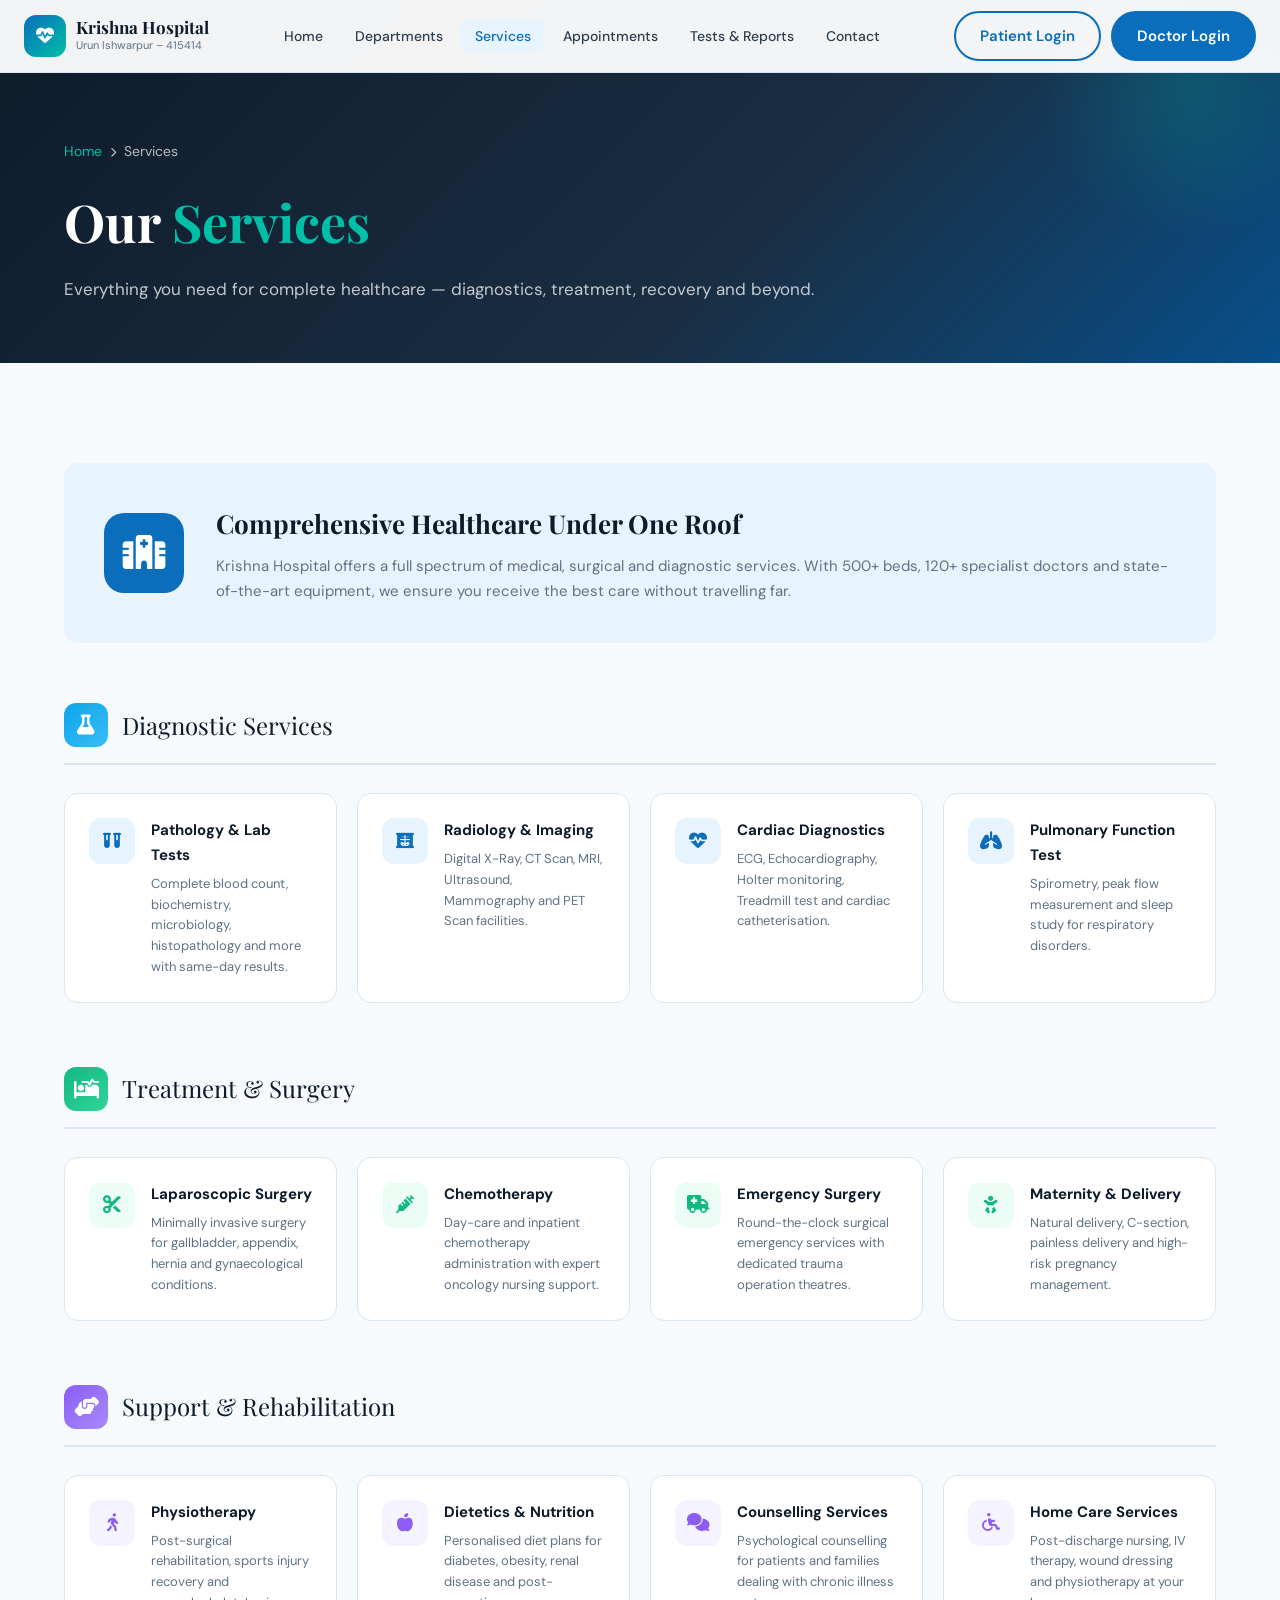
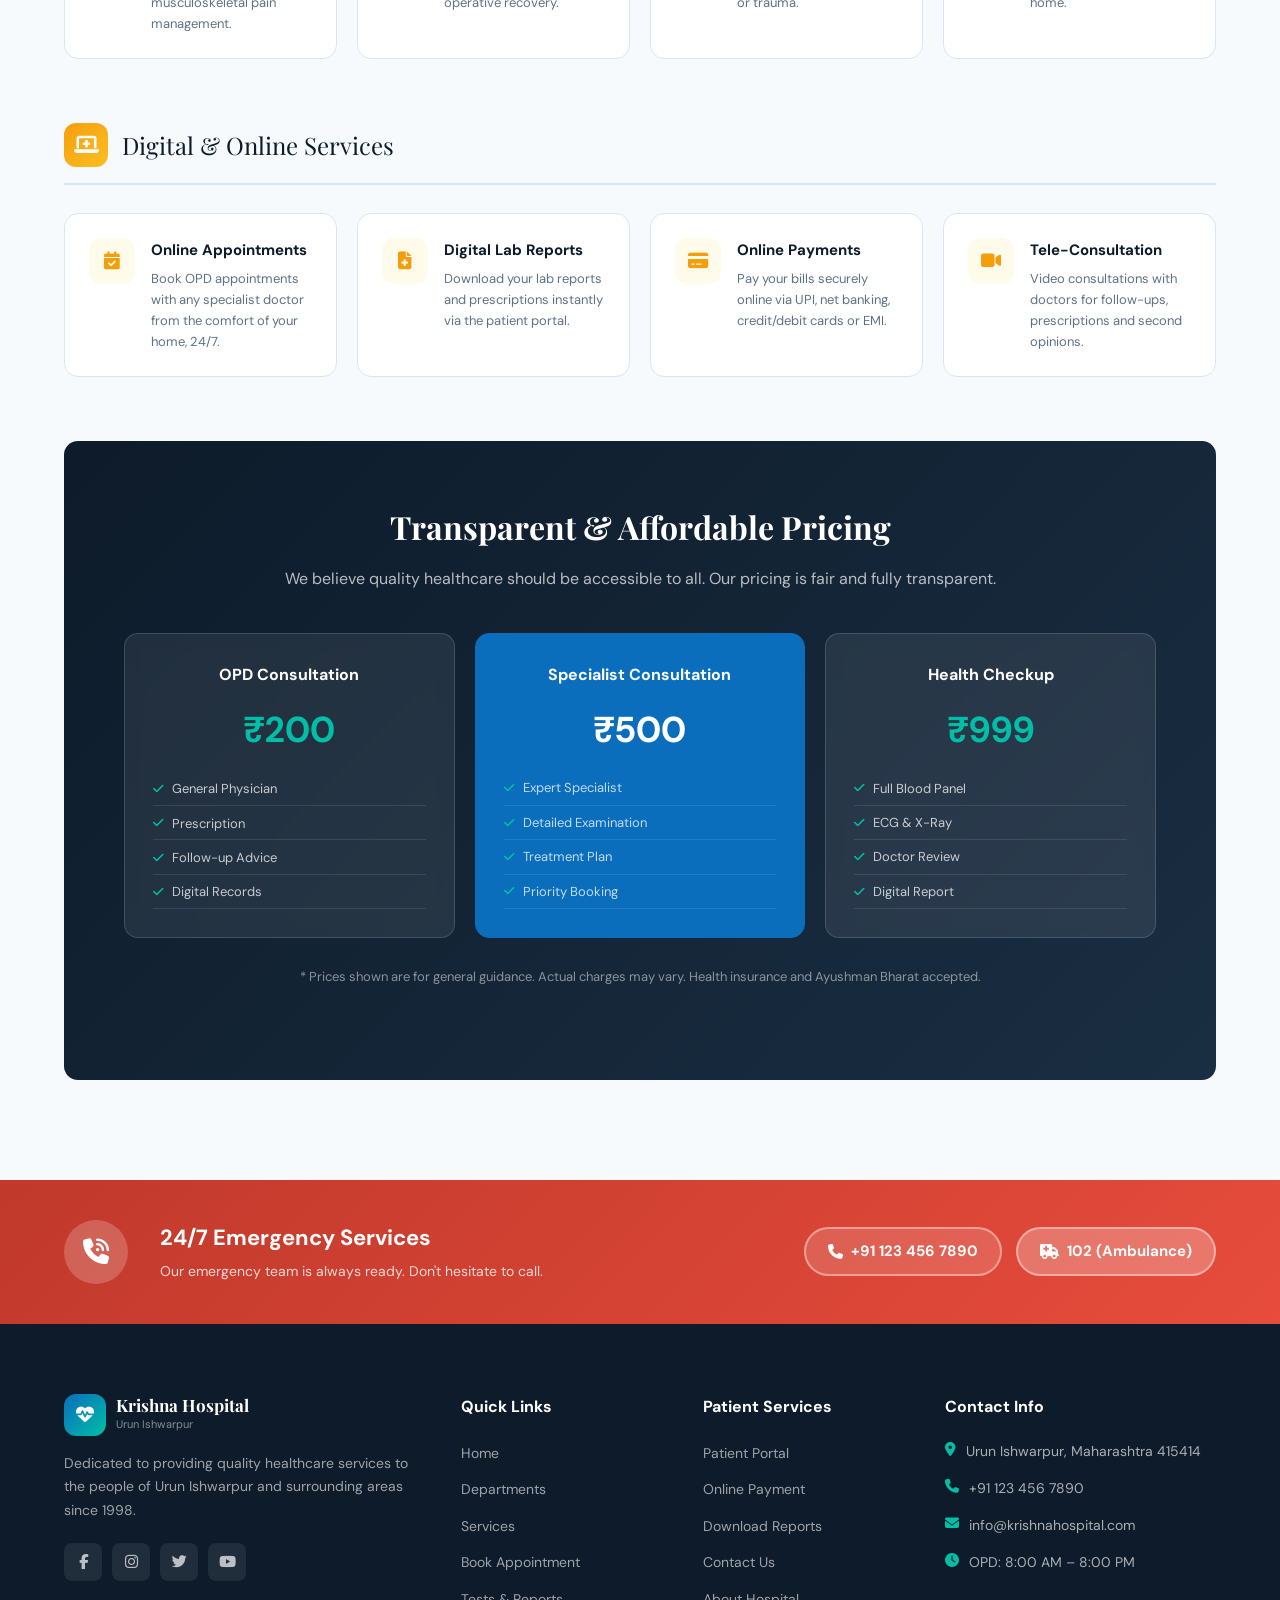
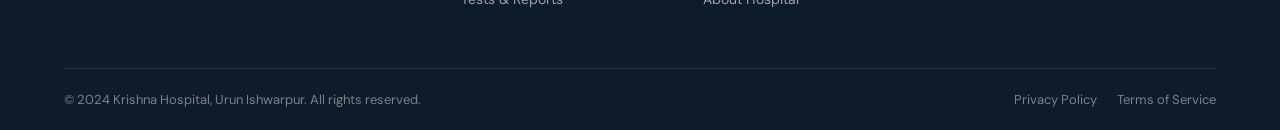
<file: services.html>
<!DOCTYPE html>
<html lang="en">
<head>
  <meta charset="UTF-8" />
  <meta name="viewport" content="width=device-width, initial-scale=1.0"/>
  <title>Services – Krishna Hospital</title>
  <link rel="stylesheet" href="css/style.css"/>
  <link href="https://fonts.googleapis.com/css2?family=Playfair+Display:wght@400;600;700&family=DM+Sans:wght@300;400;500;600&display=swap" rel="stylesheet"/>
  <link rel="stylesheet" href="https://cdnjs.cloudflare.com/ajax/libs/font-awesome/6.5.0/css/all.min.css"/>
  <style>
    .services-intro {
      background: var(--primary-light);
      border-radius: var(--radius);
      padding: 40px;
      display: flex;
      align-items: center;
      gap: 32px;
      margin-bottom: 60px;
    }
    .services-intro-icon {
      width: 80px; height: 80px;
      background: var(--primary);
      border-radius: 20px;
      display: flex; align-items: center; justify-content: center;
      font-size: 34px;
      color: #fff;
      flex-shrink: 0;
    }
    .services-intro h2 { font-family: var(--font-display); font-size: 26px; color: var(--dark); margin-bottom: 8px; }
    .services-intro p { color: var(--text-light); font-size: 15px; }

    .service-category { margin-bottom: 64px; }
    .service-category-title {
      display: flex;
      align-items: center;
      gap: 14px;
      font-family: var(--font-display);
      font-size: 24px;
      color: var(--dark);
      margin-bottom: 28px;
      padding-bottom: 16px;
      border-bottom: 2px solid var(--border);
    }
    .service-category-title i {
      width: 44px; height: 44px;
      border-radius: 12px;
      display: flex; align-items: center; justify-content: center;
      font-size: 20px;
      color: #fff;
    }

    .services-grid {
      display: grid;
      grid-template-columns: repeat(auto-fill, minmax(260px, 1fr));
      gap: 20px;
    }
    .service-card {
      background: #fff;
      border-radius: var(--radius);
      border: 1px solid var(--border);
      padding: 24px;
      transition: var(--transition);
      display: flex;
      gap: 16px;
      align-items: flex-start;
    }
    .service-card:hover { transform: translateY(-4px); box-shadow: var(--shadow-lg); border-color: var(--primary); }
    .service-card-icon {
      width: 46px; height: 46px;
      border-radius: 12px;
      background: var(--primary-light);
      color: var(--primary);
      display: flex; align-items: center; justify-content: center;
      font-size: 18px;
      flex-shrink: 0;
    }
    .service-card h4 { font-size: 15px; font-weight: 700; color: var(--dark); margin-bottom: 6px; }
    .service-card p { font-size: 13px; color: var(--text-light); line-height: 1.6; }

    .pricing-section {
      background: linear-gradient(135deg, var(--dark) 0%, var(--dark2) 100%);
      border-radius: var(--radius);
      padding: 60px;
      color: #fff;
      text-align: center;
      margin-top: 60px;
    }
    .pricing-section h2 { font-family: var(--font-display); font-size: 32px; margin-bottom: 12px; }
    .pricing-section p { color: rgba(255,255,255,0.7); margin-bottom: 32px; }
    .pricing-cards {
      display: grid;
      grid-template-columns: repeat(auto-fit, minmax(220px, 1fr));
      gap: 20px;
      margin-top: 40px;
    }
    .pricing-card {
      background: rgba(255,255,255,0.08);
      border: 1px solid rgba(255,255,255,0.15);
      border-radius: var(--radius);
      padding: 28px;
      backdrop-filter: blur(8px);
    }
    .pricing-card.featured {
      background: var(--primary);
      border-color: var(--primary);
    }
    .pricing-card h3 { font-size: 16px; font-weight: 700; margin-bottom: 8px; color: #fff; }
    .pricing-price { font-size: 36px; font-weight: 700; color: var(--accent); margin: 12px 0; }
    .pricing-card.featured .pricing-price { color: #fff; }
    .pricing-card ul { text-align: left; }
    .pricing-card ul li {
      font-size: 13px;
      color: rgba(255,255,255,0.75);
      padding: 6px 0;
      border-bottom: 1px solid rgba(255,255,255,0.1);
      display: flex;
      gap: 8px;
      align-items: center;
    }
    .pricing-card ul li i { color: var(--accent); font-size: 12px; }
  </style>
</head>
<body>

<nav class="navbar" id="navbar">
  <div class="nav-container">
    <div class="nav-logo">
      <div class="logo-icon"><i class="fas fa-heartbeat"></i></div>
      <div class="logo-text">
        <span class="logo-main">Krishna Hospital</span>
        <span class="logo-sub">Urun Ishwarpur – 415414</span>
      </div>
    </div>
    <ul class="nav-links" id="navLinks">
      <li><a href="index.html">Home</a></li>
      <li><a href="departments.html">Departments</a></li>
      <li><a href="services.html" class="active">Services</a></li>
      <li><a href="appointment.html">Appointments</a></li>
      <li><a href="tests.html">Tests & Reports</a></li>
      <li><a href="contact.html">Contact</a></li>
    </ul>
    <div class="nav-actions">
      <a href="patient-login.html" class="btn btn-outline">Patient Login</a>
      <a href="doctor-login.html" class="btn btn-primary">Doctor Login</a>
    </div>
    <button class="hamburger" id="hamburger" aria-label="Menu">
      <span></span><span></span><span></span>
    </button>
  </div>
</nav>

<div class="page-header">
  <div class="container">
    <div class="breadcrumb">
      <a href="index.html">Home</a>
      <i class="fas fa-chevron-right"></i>
      <span>Services</span>
    </div>
    <h1>Our <span style="color:var(--accent)">Services</span></h1>
    <p>Everything you need for complete healthcare — diagnostics, treatment, recovery and beyond.</p>
  </div>
</div>

<section class="section">
  <div class="container">

    <div class="services-intro">
      <div class="services-intro-icon"><i class="fas fa-hospital-alt"></i></div>
      <div>
        <h2>Comprehensive Healthcare Under One Roof</h2>
        <p>Krishna Hospital offers a full spectrum of medical, surgical and diagnostic services. With 500+ beds, 120+ specialist doctors and state-of-the-art equipment, we ensure you receive the best care without travelling far.</p>
      </div>
    </div>

    <!-- DIAGNOSTIC SERVICES -->
    <div class="service-category">
      <div class="service-category-title">
        <i class="fas fa-flask" style="background:linear-gradient(135deg,#0ea5e9,#38bdf8)"></i>
        Diagnostic Services
      </div>
      <div class="services-grid">
        <div class="service-card">
          <div class="service-card-icon"><i class="fas fa-vials"></i></div>
          <div><h4>Pathology & Lab Tests</h4><p>Complete blood count, biochemistry, microbiology, histopathology and more with same-day results.</p></div>
        </div>
        <div class="service-card">
          <div class="service-card-icon"><i class="fas fa-x-ray"></i></div>
          <div><h4>Radiology & Imaging</h4><p>Digital X-Ray, CT Scan, MRI, Ultrasound, Mammography and PET Scan facilities.</p></div>
        </div>
        <div class="service-card">
          <div class="service-card-icon"><i class="fas fa-heartbeat"></i></div>
          <div><h4>Cardiac Diagnostics</h4><p>ECG, Echocardiography, Holter monitoring, Treadmill test and cardiac catheterisation.</p></div>
        </div>
        <div class="service-card">
          <div class="service-card-icon"><i class="fas fa-lungs"></i></div>
          <div><h4>Pulmonary Function Test</h4><p>Spirometry, peak flow measurement and sleep study for respiratory disorders.</p></div>
        </div>
      </div>
    </div>

    <!-- TREATMENT SERVICES -->
    <div class="service-category">
      <div class="service-category-title">
        <i class="fas fa-procedures" style="background:linear-gradient(135deg,#10b981,#34d399)"></i>
        Treatment & Surgery
      </div>
      <div class="services-grid">
        <div class="service-card">
          <div class="service-card-icon" style="background:#ecfdf5;color:#10b981"><i class="fas fa-cut"></i></div>
          <div><h4>Laparoscopic Surgery</h4><p>Minimally invasive surgery for gallbladder, appendix, hernia and gynaecological conditions.</p></div>
        </div>
        <div class="service-card">
          <div class="service-card-icon" style="background:#ecfdf5;color:#10b981"><i class="fas fa-syringe"></i></div>
          <div><h4>Chemotherapy</h4><p>Day-care and inpatient chemotherapy administration with expert oncology nursing support.</p></div>
        </div>
        <div class="service-card">
          <div class="service-card-icon" style="background:#ecfdf5;color:#10b981"><i class="fas fa-ambulance"></i></div>
          <div><h4>Emergency Surgery</h4><p>Round-the-clock surgical emergency services with dedicated trauma operation theatres.</p></div>
        </div>
        <div class="service-card">
          <div class="service-card-icon" style="background:#ecfdf5;color:#10b981"><i class="fas fa-baby"></i></div>
          <div><h4>Maternity & Delivery</h4><p>Natural delivery, C-section, painless delivery and high-risk pregnancy management.</p></div>
        </div>
      </div>
    </div>

    <!-- SUPPORT SERVICES -->
    <div class="service-category">
      <div class="service-category-title">
        <i class="fas fa-hands-helping" style="background:linear-gradient(135deg,#8b5cf6,#a78bfa)"></i>
        Support & Rehabilitation
      </div>
      <div class="services-grid">
        <div class="service-card">
          <div class="service-card-icon" style="background:#f5f3ff;color:#8b5cf6"><i class="fas fa-walking"></i></div>
          <div><h4>Physiotherapy</h4><p>Post-surgical rehabilitation, sports injury recovery and musculoskeletal pain management.</p></div>
        </div>
        <div class="service-card">
          <div class="service-card-icon" style="background:#f5f3ff;color:#8b5cf6"><i class="fas fa-apple-alt"></i></div>
          <div><h4>Dietetics & Nutrition</h4><p>Personalised diet plans for diabetes, obesity, renal disease and post-operative recovery.</p></div>
        </div>
        <div class="service-card">
          <div class="service-card-icon" style="background:#f5f3ff;color:#8b5cf6"><i class="fas fa-comments"></i></div>
          <div><h4>Counselling Services</h4><p>Psychological counselling for patients and families dealing with chronic illness or trauma.</p></div>
        </div>
        <div class="service-card">
          <div class="service-card-icon" style="background:#f5f3ff;color:#8b5cf6"><i class="fas fa-wheelchair"></i></div>
          <div><h4>Home Care Services</h4><p>Post-discharge nursing, IV therapy, wound dressing and physiotherapy at your home.</p></div>
        </div>
      </div>
    </div>

    <!-- DIGITAL SERVICES -->
    <div class="service-category">
      <div class="service-category-title">
        <i class="fas fa-laptop-medical" style="background:linear-gradient(135deg,#f59e0b,#fbbf24)"></i>
        Digital & Online Services
      </div>
      <div class="services-grid">
        <div class="service-card">
          <div class="service-card-icon" style="background:#fffbeb;color:#f59e0b"><i class="fas fa-calendar-check"></i></div>
          <div><h4>Online Appointments</h4><p>Book OPD appointments with any specialist doctor from the comfort of your home, 24/7.</p></div>
        </div>
        <div class="service-card">
          <div class="service-card-icon" style="background:#fffbeb;color:#f59e0b"><i class="fas fa-file-medical"></i></div>
          <div><h4>Digital Lab Reports</h4><p>Download your lab reports and prescriptions instantly via the patient portal.</p></div>
        </div>
        <div class="service-card">
          <div class="service-card-icon" style="background:#fffbeb;color:#f59e0b"><i class="fas fa-credit-card"></i></div>
          <div><h4>Online Payments</h4><p>Pay your bills securely online via UPI, net banking, credit/debit cards or EMI.</p></div>
        </div>
        <div class="service-card">
          <div class="service-card-icon" style="background:#fffbeb;color:#f59e0b"><i class="fas fa-video"></i></div>
          <div><h4>Tele-Consultation</h4><p>Video consultations with doctors for follow-ups, prescriptions and second opinions.</p></div>
        </div>
      </div>
    </div>

    <!-- PRICING -->
    <div class="pricing-section">
      <h2>Transparent & Affordable Pricing</h2>
      <p>We believe quality healthcare should be accessible to all. Our pricing is fair and fully transparent.</p>
      <div class="pricing-cards">
        <div class="pricing-card">
          <h3>OPD Consultation</h3>
          <div class="pricing-price">₹200</div>
          <ul>
            <li><i class="fas fa-check"></i> General Physician</li>
            <li><i class="fas fa-check"></i> Prescription</li>
            <li><i class="fas fa-check"></i> Follow-up Advice</li>
            <li><i class="fas fa-check"></i> Digital Records</li>
          </ul>
        </div>
        <div class="pricing-card featured">
          <h3>Specialist Consultation</h3>
          <div class="pricing-price">₹500</div>
          <ul>
            <li><i class="fas fa-check"></i> Expert Specialist</li>
            <li><i class="fas fa-check"></i> Detailed Examination</li>
            <li><i class="fas fa-check"></i> Treatment Plan</li>
            <li><i class="fas fa-check"></i> Priority Booking</li>
          </ul>
        </div>
        <div class="pricing-card">
          <h3>Health Checkup</h3>
          <div class="pricing-price">₹999</div>
          <ul>
            <li><i class="fas fa-check"></i> Full Blood Panel</li>
            <li><i class="fas fa-check"></i> ECG & X-Ray</li>
            <li><i class="fas fa-check"></i> Doctor Review</li>
            <li><i class="fas fa-check"></i> Digital Report</li>
          </ul>
        </div>
      </div>
      <p style="margin-top:28px;font-size:13px;color:rgba(255,255,255,0.5)">* Prices shown are for general guidance. Actual charges may vary. Health insurance and Ayushman Bharat accepted.</p>
    </div>

  </div>
</section>

<section class="emergency-banner">
  <div class="container">
    <div class="emergency-content">
      <div class="emergency-icon"><i class="fas fa-phone-volume"></i></div>
      <div>
        <h3>24/7 Emergency Services</h3>
        <p>Our emergency team is always ready. Don't hesitate to call.</p>
      </div>
      <div class="emergency-numbers">
        <a href="tel:+911234567890" class="emerg-num"><i class="fas fa-phone"></i> +91 123 456 7890</a>
        <a href="tel:102" class="emerg-num emerg-alt"><i class="fas fa-ambulance"></i> 102 (Ambulance)</a>
      </div>
    </div>
  </div>
</section>

<footer class="footer">
  <div class="container">
    <div class="footer-grid">
      <div class="footer-brand">
        <div class="nav-logo">
          <div class="logo-icon"><i class="fas fa-heartbeat"></i></div>
          <div class="logo-text">
            <span class="logo-main">Krishna Hospital</span>
            <span class="logo-sub">Urun Ishwarpur</span>
          </div>
        </div>
        <p>Dedicated to providing quality healthcare services to the people of Urun Ishwarpur and surrounding areas since 1998.</p>
        <div class="social-links">
          <a href="#"><i class="fab fa-facebook-f"></i></a>
          <a href="#"><i class="fab fa-instagram"></i></a>
          <a href="#"><i class="fab fa-twitter"></i></a>
          <a href="#"><i class="fab fa-youtube"></i></a>
        </div>
      </div>
      <div class="footer-links">
        <h4>Quick Links</h4>
        <ul>
          <li><a href="index.html">Home</a></li>
          <li><a href="departments.html">Departments</a></li>
          <li><a href="services.html">Services</a></li>
          <li><a href="appointment.html">Book Appointment</a></li>
          <li><a href="tests.html">Tests & Reports</a></li>
        </ul>
      </div>
      <div class="footer-links">
        <h4>Patient Services</h4>
        <ul>
          <li><a href="patient-login.html">Patient Portal</a></li>
          <li><a href="payment.html">Online Payment</a></li>
          <li><a href="tests.html">Download Reports</a></li>
          <li><a href="contact.html">Contact Us</a></li>
          <li><a href="about.html">About Hospital</a></li>
        </ul>
      </div>
      <div class="footer-contact">
        <h4>Contact Info</h4>
        <div class="fc-item"><i class="fas fa-map-marker-alt"></i><span>Urun Ishwarpur, Maharashtra 415414</span></div>
        <div class="fc-item"><i class="fas fa-phone"></i><span>+91 123 456 7890</span></div>
        <div class="fc-item"><i class="fas fa-envelope"></i><span>info@krishnahospital.com</span></div>
        <div class="fc-item"><i class="fas fa-clock"></i><span>OPD: 8:00 AM – 8:00 PM</span></div>
      </div>
    </div>
    <div class="footer-bottom">
      <p>© 2024 Krishna Hospital, Urun Ishwarpur. All rights reserved.</p>
      <div class="footer-bottom-links">
        <a href="#">Privacy Policy</a>
        <a href="#">Terms of Service</a>
      </div>
    </div>
  </div>
</footer>

<script src="js/main.js"></script>
</body>
</html>
</file>
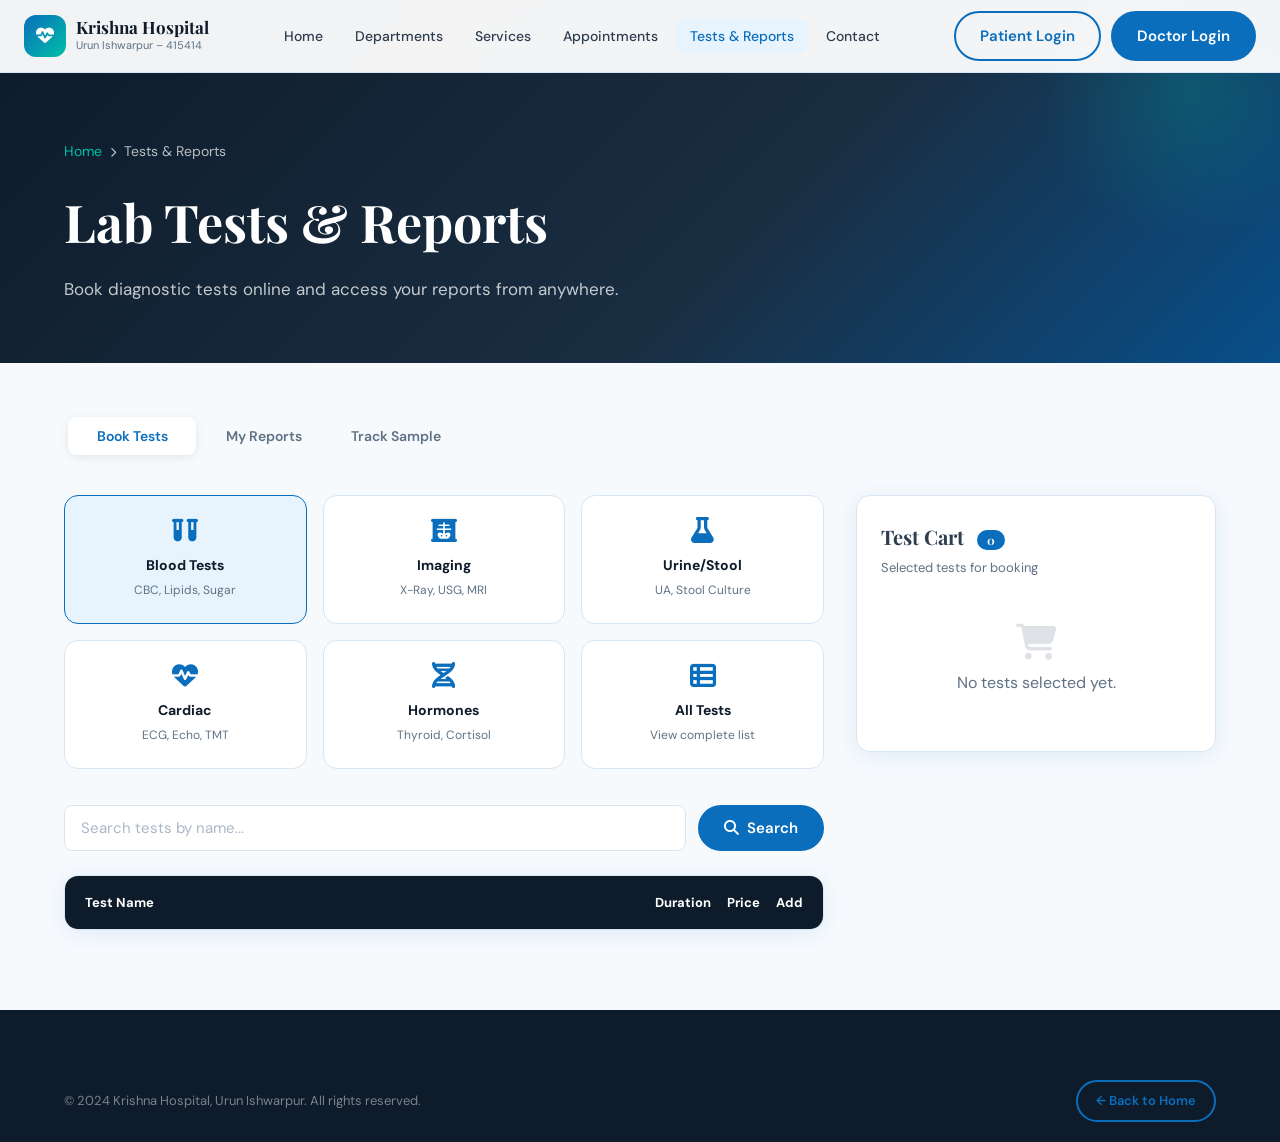
<file: tests.html>
<!DOCTYPE html>
<html lang="en">
<head>
  <meta charset="UTF-8"/>
  <meta name="viewport" content="width=device-width, initial-scale=1.0"/>
  <title>Lab Tests & Reports – Krishna Hospital</title>
  <link rel="stylesheet" href="css/style.css"/>
  <link href="https://fonts.googleapis.com/css2?family=Playfair+Display:wght@400;600;700&family=DM+Sans:wght@300;400;500;600&display=swap" rel="stylesheet"/>
  <link rel="stylesheet" href="https://cdnjs.cloudflare.com/ajax/libs/font-awesome/6.5.0/css/all.min.css"/>
  <style>
    .tests-section { padding:50px 0 80px; }
    .tests-grid { display:grid;grid-template-columns:1fr 360px;gap:32px;align-items:start; }
    .test-categories { display:grid;grid-template-columns:repeat(3,1fr);gap:16px;margin-bottom:36px; }
    .test-cat {
      background:#fff;border-radius:var(--radius);padding:22px;border:1.5px solid var(--border);
      cursor:pointer;transition:var(--transition);text-align:center;
    }
    .test-cat:hover,.test-cat.active { border-color:var(--primary);background:var(--primary-light); }
    .test-cat i { font-size:26px;color:var(--primary);display:block;margin-bottom:10px; }
    .test-cat h4 { font-size:14px;font-weight:700;color:var(--dark);margin-bottom:4px; }
    .test-cat p { font-size:12px;color:var(--text-light); }
    .tests-list { background:#fff;border-radius:var(--radius);border:1px solid var(--border);box-shadow:var(--shadow);overflow:hidden; }
    .tests-list-header { display:grid;grid-template-columns:1fr auto auto auto;gap:16px;padding:16px 20px;background:var(--dark);color:#fff;font-size:13px;font-weight:700; }
    .test-item { display:grid;grid-template-columns:1fr auto auto auto;gap:16px;padding:16px 20px;border-bottom:1px solid var(--border);align-items:center;transition:var(--transition); }
    .test-item:hover { background:var(--primary-light); }
    .test-item:last-child { border-bottom:none; }
    .test-name { font-weight:600;font-size:14px;color:var(--dark); }
    .test-desc { font-size:12px;color:var(--text-light); }
    .test-price { font-weight:700;font-size:15px;color:var(--primary); }
    .test-time { font-size:12px;color:var(--text-light); }
    .search-bar { display:flex;gap:12px;margin-bottom:24px; }
    .search-bar .form-control { flex:1; }
    .cart-card { background:#fff;border-radius:var(--radius);padding:24px;box-shadow:var(--shadow);border:1px solid var(--border);position:sticky;top:100px; }
    .cart-card h3 { font-family:var(--font-display);font-size:20px;margin-bottom:4px; }
    .cart-count { background:var(--primary);color:#fff;border-radius:50px;padding:2px 10px;font-size:12px;font-weight:700;margin-left:8px; }
    .cart-empty { text-align:center;padding:30px;color:var(--text-light); }
    .cart-item { display:flex;justify-content:space-between;align-items:flex-start;padding:12px 0;border-bottom:1px solid var(--border);font-size:14px; }
    .cart-item:last-of-type { border-bottom:none; }
    .cart-item-name { font-weight:600;color:var(--dark);font-size:13px; }
    .cart-item-price { font-weight:700;color:var(--primary); }
    .remove-btn { background:none;border:none;color:var(--danger);cursor:pointer;font-size:14px; }
    .cart-total { border-top:2px solid var(--border);padding-top:16px;margin-top:8px; }
    .total-row { display:flex;justify-content:space-between;font-size:14px;margin-bottom:8px; }
    .total-row.grand { font-weight:700;font-size:16px;color:var(--dark); }
    .reports-section { margin-top:40px; }
    .report-filter { display:flex;gap:10px;margin-bottom:20px;flex-wrap:wrap; }
    .filter-btn { padding:8px 18px;border-radius:50px;border:1.5px solid var(--border);background:#fff;font-size:13px;font-weight:600;cursor:pointer;transition:var(--transition);font-family:var(--font-body); }
    .filter-btn.active,.filter-btn:hover { border-color:var(--primary);background:var(--primary-light);color:var(--primary); }
    .reports-grid { display:grid;grid-template-columns:repeat(auto-fill,minmax(280px,1fr));gap:16px; }
    .report-card-lg {
      background:#fff;border-radius:var(--radius);padding:22px;border:1px solid var(--border);
      transition:var(--transition);
    }
    .report-card-lg:hover { border-color:var(--primary);box-shadow:var(--shadow); }
    .rcl-header { display:flex;align-items:center;gap:12px;margin-bottom:14px; }
    .rcl-icon { width:46px;height:46px;border-radius:12px;display:flex;align-items:center;justify-content:center;font-size:20px; }
    .rcl-title { font-weight:700;font-size:14px;color:var(--dark); }
    .rcl-date { font-size:12px;color:var(--text-light); }
    .rcl-values { display:grid;grid-template-columns:1fr 1fr;gap:8px;margin-bottom:14px; }
    .rcl-val-item { background:var(--bg);border-radius:8px;padding:8px;text-align:center; }
    .rcl-val { font-size:16px;font-weight:700;color:var(--dark); }
    .rcl-param { font-size:11px;color:var(--text-light); }
    .rcl-actions { display:flex;gap:8px; }
    @media(max-width:1024px){ .tests-grid{grid-template-columns:1fr;} .cart-card{position:static;} }
    @media(max-width:600px){ .test-categories{grid-template-columns:1fr 1fr;} .tests-list-header,.test-item{grid-template-columns:1fr auto auto;} }
  </style>
</head>
<body>
<nav class="navbar" id="navbar">
  <div class="nav-container">
    <a href="index.html" class="nav-logo">
      <div class="logo-icon"><i class="fas fa-heartbeat"></i></div>
      <div class="logo-text"><span class="logo-main">Krishna Hospital</span><span class="logo-sub">Urun Ishwarpur – 415414</span></div>
    </a>
    <ul class="nav-links" id="navLinks">
      <li><a href="index.html">Home</a></li>
      <li><a href="departments.html">Departments</a></li>
      <li><a href="services.html">Services</a></li>
      <li><a href="appointment.html">Appointments</a></li>
      <li><a href="tests.html" class="active">Tests & Reports</a></li>
      <li><a href="contact.html">Contact</a></li>
    </ul>
    <div class="nav-actions">
      <a href="patient-login.html" class="btn btn-outline">Patient Login</a>
      <a href="doctor-login.html" class="btn btn-primary">Doctor Login</a>
    </div>
    <button class="hamburger" id="hamburger"><span></span><span></span><span></span></button>
  </div>
</nav>

<div class="page-header">
  <div class="container">
    <div class="breadcrumb"><a href="index.html">Home</a><i class="fas fa-chevron-right"></i> Tests & Reports</div>
    <h1>Lab Tests & Reports</h1>
    <p>Book diagnostic tests online and access your reports from anywhere.</p>
  </div>
</div>

<section class="tests-section">
  <div class="container">
    <div class="tabs" id="mainTabs" style="max-width:400px;margin-bottom:36px">
      <button class="tab-btn active" data-tab="book-tests">Book Tests</button>
      <button class="tab-btn" data-tab="view-reports">My Reports</button>
      <button class="tab-btn" data-tab="track-sample">Track Sample</button>
    </div>

    <!-- BOOK TESTS -->
    <div class="tab-panel active" id="book-tests">
      <div class="tests-grid">
        <div>
          <div class="test-categories">
            <div class="test-cat active" onclick="filterTests('blood',this)"><i class="fas fa-vials"></i><h4>Blood Tests</h4><p>CBC, Lipids, Sugar</p></div>
            <div class="test-cat" onclick="filterTests('imaging',this)"><i class="fas fa-x-ray"></i><h4>Imaging</h4><p>X-Ray, USG, MRI</p></div>
            <div class="test-cat" onclick="filterTests('urine',this)"><i class="fas fa-flask"></i><h4>Urine/Stool</h4><p>UA, Stool Culture</p></div>
            <div class="test-cat" onclick="filterTests('cardiac',this)"><i class="fas fa-heartbeat"></i><h4>Cardiac</h4><p>ECG, Echo, TMT</p></div>
            <div class="test-cat" onclick="filterTests('hormone',this)"><i class="fas fa-dna"></i><h4>Hormones</h4><p>Thyroid, Cortisol</p></div>
            <div class="test-cat" onclick="filterTests('all',this)"><i class="fas fa-th-list"></i><h4>All Tests</h4><p>View complete list</p></div>
          </div>

          <div class="search-bar">
            <input type="text" class="form-control" id="testSearch" placeholder="Search tests by name..." oninput="searchTests()"/>
            <button class="btn btn-primary"><i class="fas fa-search"></i> Search</button>
          </div>

          <div class="tests-list">
            <div class="tests-list-header">
              <div>Test Name</div>
              <div>Duration</div>
              <div>Price</div>
              <div>Add</div>
            </div>
            <div id="testsList"></div>
          </div>
        </div>

        <div class="cart-card">
          <h3>Test Cart <span class="cart-count" id="cartCount">0</span></h3>
          <p style="color:var(--text-light);font-size:13px;margin-bottom:16px">Selected tests for booking</p>
          <div id="cartItems"><div class="cart-empty"><i class="fas fa-shopping-cart" style="font-size:36px;opacity:0.2;display:block;margin-bottom:10px"></i>No tests selected yet.</div></div>
          <div id="cartSummary" style="display:none">
            <div class="cart-total">
              <div class="total-row"><span>Subtotal</span><span id="subtotal">₹0</span></div>
              <div class="total-row"><span>Home Collection</span><span style="color:var(--success)">Free</span></div>
              <div class="total-row grand"><span>Total</span><span id="totalAmt">₹0</span></div>
            </div>
            <div style="margin-top:16px;display:flex;flex-direction:column;gap:10px">
              <div class="form-group" style="margin-bottom:0">
                <label style="font-size:13px">Collection Type</label>
                <select class="form-control">
                  <option>Walk-in at Lab</option>
                  <option>Home Collection (+₹100)</option>
                </select>
              </div>
              <div class="form-group" style="margin-bottom:0">
                <label style="font-size:13px">Preferred Date & Time</label>
                <input type="datetime-local" class="form-control" id="testDateTime"/>
              </div>
              <button class="btn btn-primary btn-block" onclick="bookTests()"><i class="fas fa-calendar-check"></i> Confirm Booking</button>
              <a href="payment.html" class="btn btn-outline btn-block"><i class="fas fa-credit-card"></i> Proceed to Payment</a>
            </div>
          </div>
        </div>
      </div>
    </div>

    <!-- MY REPORTS -->
    <div class="tab-panel" id="view-reports">
      <div class="report-filter">
        <button class="filter-btn active" onclick="filterReports('all',this)">All Reports</button>
        <button class="filter-btn" onclick="filterReports('blood',this)">Blood Tests</button>
        <button class="filter-btn" onclick="filterReports('imaging',this)">Imaging</button>
        <button class="filter-btn" onclick="filterReports('cardiac',this)">Cardiac</button>
      </div>
      <div class="reports-grid" id="reportsGrid">
        <!-- populated by JS -->
      </div>
    </div>

    <!-- TRACK SAMPLE -->
    <div class="tab-panel" id="track-sample">
      <div style="max-width:500px">
        <div class="card">
          <h3 style="font-family:var(--font-display);font-size:22px;margin-bottom:6px">Track Your Sample</h3>
          <p style="color:var(--text-light);font-size:14px;margin-bottom:24px">Enter your booking ID or mobile number to track your sample status.</p>
          <div class="form-group">
            <label>Booking ID / Mobile Number</label>
            <input type="text" class="form-control" id="trackId" placeholder="e.g. LAB-20250112 or 9876543210"/>
          </div>
          <button class="btn btn-primary" onclick="trackSample()"><i class="fas fa-search"></i> Track Sample</button>
          <div id="trackResult" style="margin-top:20px"></div>
        </div>
      </div>
    </div>
  </div>
</section>

<footer class="footer">
  <div class="container">
    <div class="footer-bottom" style="border-top:none;padding-top:0">
      <p>© 2024 Krishna Hospital, Urun Ishwarpur. All rights reserved.</p>
      <a href="index.html" class="btn btn-outline btn-sm">← Back to Home</a>
    </div>
  </div>
</footer>

<script src="js/main.js"></script>
<script>
const allTests = [
  { name:'Complete Blood Count (CBC)', cat:'blood', duration:'4-6 hrs', price:350, desc:'WBC, RBC, Platelets, Haemoglobin' },
  { name:'Lipid Profile', cat:'blood', duration:'6-8 hrs', price:450, desc:'Cholesterol, Triglycerides, HDL, LDL' },
  { name:'Blood Sugar (Fasting & PP)', cat:'blood', duration:'2-4 hrs', price:200, desc:'Glucose levels, HbA1c' },
  { name:'Liver Function Test (LFT)', cat:'blood', duration:'4-6 hrs', price:550, desc:'SGOT, SGPT, Bilirubin, Proteins' },
  { name:'Kidney Function Test (KFT)', cat:'blood', duration:'4-6 hrs', price:500, desc:'Creatinine, Urea, Electrolytes' },
  { name:'Thyroid Profile (T3,T4,TSH)', cat:'hormone', duration:'6-8 hrs', price:650, desc:'Complete thyroid panel' },
  { name:'Urine Routine & Microscopy', cat:'urine', duration:'2-3 hrs', price:150, desc:'Physical, chemical & microscopic exam' },
  { name:'Stool Routine Examination', cat:'urine', duration:'4-6 hrs', price:200, desc:'Ova, cysts, occult blood' },
  { name:'ECG (12-Lead)', cat:'cardiac', duration:'Immediate', price:300, desc:'Heart rhythm & electrical activity' },
  { name:'Echocardiography', cat:'cardiac', duration:'1-2 hrs', price:2500, desc:'Heart structure & function ultrasound' },
  { name:'TMT / Stress Test', cat:'cardiac', duration:'2-3 hrs', price:1800, desc:'Exercise tolerance test' },
  { name:'Chest X-Ray (PA View)', cat:'imaging', duration:'30 mins', price:400, desc:'Lungs, heart & chest structure' },
  { name:'USG Abdomen & Pelvis', cat:'imaging', duration:'Same day', price:1200, desc:'Soft tissue ultrasound imaging' },
  { name:'MRI Brain (with/without contrast)', cat:'imaging', duration:'Same day', price:6500, desc:'Detailed brain MRI scan' },
  { name:'CT Scan Chest', cat:'imaging', duration:'Same day', price:5000, desc:'High-resolution chest CT' },
  { name:'Vitamin D & B12', cat:'hormone', duration:'6-8 hrs', price:800, desc:'Vitamin deficiency panel' },
  { name:'HbA1c (Glycated Haemoglobin)', cat:'blood', duration:'4-6 hrs', price:400, desc:'3-month average blood sugar' },
  { name:'PSA (Prostate Specific Antigen)', cat:'blood', duration:'6-8 hrs', price:700, desc:'Prostate health screening' },
];

const sampleReports = [
  { name:'Complete Blood Count', date:'10 Mar 2025', cat:'blood', status:'Normal', icon:'fas fa-vials', color:'#eff6ff', icolor:var('--primary'),
    values:[ ['Hb','14.2 g/dL'],['WBC','8.2 k/µL'],['Plt','210 k/µL'],['PCV','42%'] ] },
  { name:'Lipid Profile', date:'10 Mar 2025', cat:'blood', status:'Borderline', icon:'fas fa-microscope', color:'#fffbeb', icolor:'#f59e0b',
    values:[ ['LDL','138 mg/dL'],['HDL','48 mg/dL'],['TRIG','165 mg/dL'],['TC','220 mg/dL'] ] },
  { name:'ECG Report', date:'12 Mar 2025', cat:'cardiac', status:'Normal Sinus', icon:'fas fa-heartbeat', color:'#fef2f2', icolor:'var(--danger)',
    values:[ ['Rate','72 bpm'],['PR','160 ms'],['QRS','90 ms'],['QTc','420 ms'] ] },
  { name:'Chest X-Ray', date:'28 Feb 2025', cat:'imaging', status:'Normal', icon:'fas fa-x-ray', color:'#f0fdf4', icolor:'var(--success)',
    values:[ ['Lungs','Clear'],['Cardiac','Normal'],['Diaphragm','Normal'],['Bones','Intact'] ] },
];

let cart = [];
let currentFilter = 'all';
let filteredTests = [...allTests];

document.addEventListener('DOMContentLoaded', () => {
  renderTests(allTests);
  renderReports(sampleReports);
  const now = new Date();
  now.setDate(now.getDate() + 1);
  now.setHours(9,0,0,0);
  document.getElementById('testDateTime').value = now.toISOString().slice(0,16);
});

function renderTests(tests) {
  const list = document.getElementById('testsList');
  if (!tests.length) { list.innerHTML = '<div style="padding:20px;text-align:center;color:var(--text-light)">No tests found.</div>'; return; }
  list.innerHTML = tests.map((t, i) => `
    <div class="test-item" id="test-${i}">
      <div>
        <div class="test-name">${t.name}</div>
        <div class="test-desc">${t.desc}</div>
      </div>
      <div class="test-time"><i class="fas fa-clock" style="margin-right:4px"></i>${t.duration}</div>
      <div class="test-price">₹${t.price}</div>
      <button class="btn btn-primary btn-sm" onclick="addToCart(${i})" id="btn-${i}"><i class="fas fa-plus"></i></button>
    </div>
  `).join('');
}

function addToCart(idx) {
  const test = filteredTests[idx];
  if (cart.find(c => c.name === test.name)) { showToast('Test already in cart','warning'); return; }
  cart.push(test);
  document.getElementById('btn-' + idx).innerHTML = '<i class="fas fa-check"></i>';
  document.getElementById('btn-' + idx).disabled = true;
  renderCart();
  showToast(test.name + ' added to cart','success');
}

function removeFromCart(name) {
  cart = cart.filter(c => c.name !== name);
  renderTests(filteredTests);
  renderCart();
  showToast('Test removed from cart','info');
}

function renderCart() {
  const count = cart.length;
  document.getElementById('cartCount').textContent = count;
  const itemsEl = document.getElementById('cartItems');
  const summaryEl = document.getElementById('cartSummary');
  if (count === 0) {
    itemsEl.innerHTML = '<div class="cart-empty"><i class="fas fa-shopping-cart" style="font-size:36px;opacity:0.2;display:block;margin-bottom:10px"></i>No tests selected yet.</div>';
    summaryEl.style.display = 'none';
    return;
  }
  const total = cart.reduce((sum, c) => sum + c.price, 0);
  itemsEl.innerHTML = cart.map(c => `
    <div class="cart-item">
      <div><div class="cart-item-name">${c.name}</div><div style="font-size:11px;color:var(--text-light)">${c.duration}</div></div>
      <div style="display:flex;align-items:center;gap:8px">
        <span class="cart-item-price">₹${c.price}</span>
        <button class="remove-btn" onclick="removeFromCart('${c.name}')"><i class="fas fa-times"></i></button>
      </div>
    </div>
  `).join('');
  document.getElementById('subtotal').textContent = '₹' + total;
  document.getElementById('totalAmt').textContent = '₹' + total;
  summaryEl.style.display = 'block';
}

function filterTests(cat, el) {
  document.querySelectorAll('.test-cat').forEach(c => c.classList.remove('active'));
  el.classList.add('active');
  currentFilter = cat;
  filteredTests = cat === 'all' ? [...allTests] : allTests.filter(t => t.cat === cat);
  renderTests(filteredTests);
}

function searchTests() {
  const q = document.getElementById('testSearch').value.toLowerCase();
  filteredTests = (currentFilter === 'all' ? allTests : allTests.filter(t => t.cat === currentFilter))
    .filter(t => t.name.toLowerCase().includes(q) || t.desc.toLowerCase().includes(q));
  renderTests(filteredTests);
}

function renderReports(reports) {
  document.getElementById('reportsGrid').innerHTML = reports.map(r => `
    <div class="report-card-lg">
      <div class="rcl-header">
        <div class="rcl-icon" style="background:${r.color}"><i class="${r.icon}" style="color:${r.icolor}"></i></div>
        <div>
          <div class="rcl-title">${r.name}</div>
          <div class="rcl-date">${r.date}</div>
        </div>
        <span class="badge ${r.status === 'Normal' || r.status === 'Normal Sinus' ? 'badge-success' : 'badge-warning'}" style="margin-left:auto">${r.status}</span>
      </div>
      <div class="rcl-values">
        ${r.values.map(v => `<div class="rcl-val-item"><div class="rcl-val">${v[1]}</div><div class="rcl-param">${v[0]}</div></div>`).join('')}
      </div>
      <div class="rcl-actions">
        <button class="btn btn-outline btn-sm" style="flex:1" onclick="showToast('Downloading report...','success')"><i class="fas fa-download"></i> Download</button>
        <button class="btn btn-primary btn-sm" style="flex:1" onclick="showToast('Opening report...','info')"><i class="fas fa-eye"></i> View</button>
      </div>
    </div>
  `).join('');
}

function filterReports(cat, el) {
  document.querySelectorAll('.filter-btn').forEach(b => b.classList.remove('active'));
  el.classList.add('active');
  const filtered = cat === 'all' ? sampleReports : sampleReports.filter(r => r.cat === cat);
  renderReports(filtered);
}

function bookTests() {
  if (cart.length === 0) { showToast('Please add tests to cart first','warning'); return; }
  const id = 'LAB-' + Date.now().toString().slice(-8);
  showToast('Tests booked! Booking ID: ' + id,'success');
  cart = [];
  renderCart();
}

function trackSample() {
  const id = document.getElementById('trackId').value.trim();
  if (!id) { showToast('Please enter booking ID or mobile number','warning'); return; }
  const steps = [
    { icon:'fas fa-check-circle', label:'Sample Collected', time:'9:00 AM', done:true },
    { icon:'fas fa-flask', label:'In Processing', time:'10:30 AM', done:true },
    { icon:'fas fa-microscope', label:'Analysis Complete', time:'12:00 PM', done:true },
    { icon:'fas fa-file-medical', label:'Report Prepared', time:'1:30 PM', done:false },
    { icon:'fas fa-bell', label:'Report Dispatched', time:'Pending', done:false },
  ];
  document.getElementById('trackResult').innerHTML = `
    <div class="card" style="padding:20px">
      <div style="font-size:13px;color:var(--text-light);margin-bottom:16px">Booking: <strong>${id}</strong></div>
      ${steps.map(s => `
        <div style="display:flex;align-items:center;gap:14px;margin-bottom:16px">
          <div style="width:36px;height:36px;border-radius:50%;background:${s.done ? '#ecfdf5' : 'var(--bg)'};color:${s.done ? 'var(--success)' : 'var(--text-light)'};display:flex;align-items:center;justify-content:center;font-size:16px;flex-shrink:0">
            <i class="${s.icon}"></i>
          </div>
          <div style="flex:1">
            <div style="font-weight:600;font-size:13px;color:${s.done ? 'var(--dark)' : 'var(--text-light)'}">${s.label}</div>
            <div style="font-size:12px;color:var(--text-light)">${s.time}</div>
          </div>
          ${s.done ? '<span class="badge badge-success">Done</span>' : '<span class="badge" style="background:var(--bg);color:var(--text-light)">Pending</span>'}
        </div>
      `).join('')}
    </div>
  `;
}
</script>
</body>
</html>
</file>
<file: css/style.css>
/* ============================================
   KRISHNA HOSPITAL – MAIN CSS
   ============================================ */

:root {
  --primary: #0a6ebd;
  --primary-dark: #084f8a;
  --primary-light: #e8f4fd;
  --accent: #00bfa6;
  --accent-dark: #009688;
  --dark: #0d1b2a;
  --dark2: #1a2e42;
  --text: #2d3e50;
  --text-light: #5f7285;
  --border: #d8e6f3;
  --bg: #f7fafd;
  --white: #ffffff;
  --success: #10b981;
  --warning: #f59e0b;
  --danger: #ef4444;
  --shadow: 0 4px 24px rgba(10,110,189,0.10);
  --shadow-lg: 0 12px 48px rgba(10,110,189,0.16);
  --radius: 14px;
  --radius-sm: 8px;
  --transition: all 0.3s cubic-bezier(0.4,0,0.2,1);
  --font-display: 'Playfair Display', Georgia, serif;
  --font-body: 'DM Sans', sans-serif;
}

*, *::before, *::after { box-sizing: border-box; margin: 0; padding: 0; }

html { scroll-behavior: smooth; }

body {
  font-family: var(--font-body);
  color: var(--text);
  background: var(--bg);
  line-height: 1.65;
  font-size: 16px;
}

a { text-decoration: none; color: inherit; }
img { max-width: 100%; display: block; }
ul { list-style: none; }

.container {
  max-width: 1200px;
  margin: 0 auto;
  padding: 0 24px;
}

/* ====== BUTTONS ====== */
.btn {
  display: inline-flex;
  align-items: center;
  gap: 8px;
  padding: 11px 24px;
  border-radius: 50px;
  font-family: var(--font-body);
  font-size: 15px;
  font-weight: 600;
  cursor: pointer;
  border: 2px solid transparent;
  transition: var(--transition);
  white-space: nowrap;
}
.btn-primary {
  background: var(--primary);
  color: #fff;
  border-color: var(--primary);
}
.btn-primary:hover {
  background: var(--primary-dark);
  border-color: var(--primary-dark);
  transform: translateY(-2px);
  box-shadow: 0 8px 24px rgba(10,110,189,0.30);
}
.btn-outline {
  background: transparent;
  color: var(--primary);
  border-color: var(--primary);
}
.btn-outline:hover {
  background: var(--primary);
  color: #fff;
  transform: translateY(-2px);
}
.btn-ghost {
  background: rgba(255,255,255,0.15);
  color: #fff;
  border-color: rgba(255,255,255,0.40);
  backdrop-filter: blur(4px);
}
.btn-ghost:hover {
  background: rgba(255,255,255,0.25);
  transform: translateY(-2px);
}
.btn-accent {
  background: var(--accent);
  color: #fff;
  border-color: var(--accent);
}
.btn-accent:hover {
  background: var(--accent-dark);
  transform: translateY(-2px);
}
.btn-lg { padding: 14px 32px; font-size: 16px; }
.btn-sm { padding: 8px 18px; font-size: 13px; }
.btn-block { width: 100%; justify-content: center; }
.btn:disabled { opacity: 0.6; cursor: not-allowed; transform: none !important; }

/* ====== NAVBAR ====== */
.navbar {
  position: fixed;
  top: 0; left: 0; right: 0;
  z-index: 1000;
  background: rgba(255,255,255,0.95);
  backdrop-filter: blur(12px);
  border-bottom: 1px solid var(--border);
  transition: var(--transition);
}
.navbar.scrolled {
  box-shadow: 0 4px 24px rgba(10,110,189,0.12);
}
.nav-container {
  max-width: 1280px;
  margin: 0 auto;
  padding: 0 24px;
  height: 72px;
  display: flex;
  align-items: center;
  gap: 32px;
}
.nav-logo {
  display: flex;
  align-items: center;
  gap: 10px;
  flex-shrink: 0;
}
.logo-icon {
  width: 42px; height: 42px;
  background: linear-gradient(135deg, var(--primary), var(--accent));
  border-radius: 12px;
  display: flex; align-items: center; justify-content: center;
  color: #fff;
  font-size: 18px;
}
.logo-text { display: flex; flex-direction: column; }
.logo-main { font-family: var(--font-display); font-size: 17px; font-weight: 700; color: var(--dark); line-height: 1.1; }
.logo-sub { font-size: 11px; color: var(--text-light); }

.nav-links {
  display: flex;
  align-items: center;
  gap: 4px;
  flex: 1;
  justify-content: center;
}
.nav-links a {
  padding: 8px 14px;
  border-radius: 8px;
  font-size: 14px;
  font-weight: 500;
  color: var(--text);
  transition: var(--transition);
}
.nav-links a:hover, .nav-links a.active {
  background: var(--primary-light);
  color: var(--primary);
}

.nav-actions {
  display: flex;
  align-items: center;
  gap: 10px;
  flex-shrink: 0;
}

.hamburger {
  display: none;
  flex-direction: column;
  gap: 5px;
  background: none;
  border: none;
  cursor: pointer;
  padding: 4px;
}
.hamburger span {
  display: block;
  width: 24px; height: 2px;
  background: var(--text);
  border-radius: 2px;
  transition: var(--transition);
}

/* ====== SECTION COMMONS ====== */
.section {
  padding: 100px 0;
}
.section-header {
  text-align: center;
  margin-bottom: 60px;
}
.section-badge {
  display: inline-block;
  background: var(--primary-light);
  color: var(--primary);
  padding: 6px 18px;
  border-radius: 50px;
  font-size: 13px;
  font-weight: 600;
  letter-spacing: 0.5px;
  margin-bottom: 14px;
}
.section-title {
  font-family: var(--font-display);
  font-size: clamp(28px, 4vw, 42px);
  color: var(--dark);
  line-height: 1.2;
  margin-bottom: 16px;
}
.section-sub {
  color: var(--text-light);
  font-size: 17px;
  max-width: 540px;
  margin: 0 auto;
}
.section-footer {
  text-align: center;
  margin-top: 48px;
}
.accent { color: var(--primary); }

/* ====== FORM ELEMENTS ====== */
.form-group {
  margin-bottom: 20px;
}
.form-group label {
  display: block;
  font-weight: 600;
  font-size: 14px;
  color: var(--text);
  margin-bottom: 7px;
}
.form-group label span { color: var(--danger); }
.form-control {
  width: 100%;
  padding: 12px 16px;
  border: 1.5px solid var(--border);
  border-radius: var(--radius-sm);
  font-family: var(--font-body);
  font-size: 15px;
  color: var(--text);
  background: #fff;
  transition: var(--transition);
  outline: none;
}
.form-control:focus {
  border-color: var(--primary);
  box-shadow: 0 0 0 3px rgba(10,110,189,0.12);
}
.form-control::placeholder { color: #aab8c7; }
select.form-control { cursor: pointer; }
textarea.form-control { resize: vertical; min-height: 100px; }

/* ====== PAGE HEADER ====== */
.page-header {
  background: linear-gradient(135deg, var(--dark) 0%, var(--dark2) 60%, var(--primary-dark) 100%);
  padding: 140px 0 60px;
  color: #fff;
  position: relative;
  overflow: hidden;
}
.page-header::before {
  content: '';
  position: absolute;
  top: -60px; right: -60px;
  width: 300px; height: 300px;
  background: radial-gradient(circle, rgba(0,191,166,0.2), transparent 70%);
  border-radius: 50%;
}
.page-header h1 {
  font-family: var(--font-display);
  font-size: clamp(32px, 5vw, 52px);
  margin-bottom: 10px;
}
.page-header p { color: rgba(255,255,255,0.75); font-size: 17px; }
.breadcrumb {
  display: flex;
  align-items: center;
  gap: 8px;
  font-size: 14px;
  color: rgba(255,255,255,0.7);
  margin-bottom: 16px;
}
.breadcrumb a { color: var(--accent); }
.breadcrumb i { font-size: 10px; }

/* ====== ALERTS & BADGES ====== */
.alert {
  padding: 14px 20px;
  border-radius: var(--radius-sm);
  font-size: 14px;
  margin-bottom: 20px;
  display: flex;
  align-items: center;
  gap: 10px;
}
.alert-success { background: #ecfdf5; color: #047857; border: 1px solid #a7f3d0; }
.alert-danger  { background: #fef2f2; color: #b91c1c; border: 1px solid #fecaca; }
.alert-warning { background: #fffbeb; color: #b45309; border: 1px solid #fde68a; }
.alert-info    { background: #eff6ff; color: #1d4ed8; border: 1px solid #bfdbfe; }

.badge {
  display: inline-block;
  padding: 3px 10px;
  border-radius: 50px;
  font-size: 12px;
  font-weight: 600;
}
.badge-success { background: #ecfdf5; color: #047857; }
.badge-warning { background: #fffbeb; color: #b45309; }
.badge-danger  { background: #fef2f2; color: #b91c1c; }
.badge-info    { background: #eff6ff; color: #1d4ed8; }
.badge-primary { background: var(--primary-light); color: var(--primary); }

/* ====== CARDS ====== */
.card {
  background: #fff;
  border-radius: var(--radius);
  border: 1px solid var(--border);
  padding: 28px;
  box-shadow: var(--shadow);
}

/* ====== TABLE ====== */
.table-wrap { overflow-x: auto; border-radius: var(--radius); box-shadow: var(--shadow); }
table {
  width: 100%;
  border-collapse: collapse;
  background: #fff;
  font-size: 14px;
}
thead tr { background: var(--dark); color: #fff; }
th, td { padding: 14px 18px; text-align: left; }
tbody tr { border-bottom: 1px solid var(--border); transition: var(--transition); }
tbody tr:hover { background: var(--primary-light); }
tbody tr:last-child { border-bottom: none; }

/* ====== FOOTER ====== */
.footer {
  background: var(--dark);
  color: rgba(255,255,255,0.8);
  padding: 70px 0 0;
}
.footer-grid {
  display: grid;
  grid-template-columns: 1.8fr 1fr 1fr 1.4fr;
  gap: 48px;
  margin-bottom: 56px;
}
.footer-brand p {
  margin-top: 16px;
  font-size: 14px;
  color: rgba(255,255,255,0.6);
  line-height: 1.7;
}
.footer-brand .nav-logo .logo-main { color: #fff; }
.footer-brand .logo-sub { color: rgba(255,255,255,0.5); }
.social-links {
  display: flex;
  gap: 10px;
  margin-top: 20px;
}
.social-links a {
  width: 38px; height: 38px;
  background: rgba(255,255,255,0.08);
  border-radius: 8px;
  display: flex; align-items: center; justify-content: center;
  color: rgba(255,255,255,0.7);
  transition: var(--transition);
  font-size: 15px;
}
.social-links a:hover {
  background: var(--primary);
  color: #fff;
  transform: translateY(-2px);
}
.footer-links h4, .footer-contact h4 {
  color: #fff;
  font-size: 16px;
  font-weight: 700;
  margin-bottom: 20px;
}
.footer-links ul { display: flex; flex-direction: column; gap: 10px; }
.footer-links a {
  color: rgba(255,255,255,0.6);
  font-size: 14px;
  transition: var(--transition);
}
.footer-links a:hover { color: var(--accent); padding-left: 4px; }
.fc-item {
  display: flex;
  align-items: flex-start;
  gap: 10px;
  margin-bottom: 14px;
  font-size: 14px;
  color: rgba(255,255,255,0.65);
}
.fc-item i { color: var(--accent); margin-top: 2px; flex-shrink: 0; }
.footer-bottom {
  border-top: 1px solid rgba(255,255,255,0.1);
  padding: 20px 0;
  display: flex;
  align-items: center;
  justify-content: space-between;
  font-size: 13px;
  color: rgba(255,255,255,0.45);
}
.footer-bottom-links { display: flex; gap: 20px; }
.footer-bottom-links a { color: rgba(255,255,255,0.45); transition: var(--transition); }
.footer-bottom-links a:hover { color: var(--accent); }

/* ====== EMERGENCY BANNER ====== */
.emergency-banner {
  background: linear-gradient(135deg, #c0392b, #e74c3c);
  padding: 40px 0;
}
.emergency-content {
  display: flex;
  align-items: center;
  gap: 32px;
  flex-wrap: wrap;
}
.emergency-icon {
  width: 64px; height: 64px;
  background: rgba(255,255,255,0.2);
  border-radius: 50%;
  display: flex; align-items: center; justify-content: center;
  font-size: 26px;
  color: #fff;
  flex-shrink: 0;
  animation: pulse 2s infinite;
}
.emergency-content h3 { color: #fff; font-size: 22px; margin-bottom: 4px; }
.emergency-content p { color: rgba(255,255,255,0.8); font-size: 14px; }
.emergency-numbers { display: flex; gap: 14px; flex-wrap: wrap; margin-left: auto; }
.emerg-num {
  display: inline-flex;
  align-items: center;
  gap: 8px;
  background: rgba(255,255,255,0.15);
  color: #fff;
  padding: 10px 22px;
  border-radius: 50px;
  font-weight: 700;
  font-size: 15px;
  border: 2px solid rgba(255,255,255,0.4);
  transition: var(--transition);
}
.emerg-num:hover { background: rgba(255,255,255,0.3); }
.emerg-alt { background: rgba(255,255,255,0.25); }

@keyframes pulse {
  0%,100% { transform: scale(1); box-shadow: 0 0 0 0 rgba(255,255,255,0.3); }
  50% { transform: scale(1.05); box-shadow: 0 0 0 10px rgba(255,255,255,0); }
}

/* ====== DASHBOARD LAYOUT ====== */
.dashboard-layout {
  display: flex;
  min-height: 100vh;
  padding-top: 72px;
}
.sidebar {
  width: 260px;
  background: var(--dark);
  position: fixed;
  top: 72px; left: 0; bottom: 0;
  overflow-y: auto;
  padding: 24px 0;
  z-index: 100;
  transition: var(--transition);
}
.sidebar-user {
  padding: 20px 24px;
  border-bottom: 1px solid rgba(255,255,255,0.1);
  margin-bottom: 16px;
}
.sidebar-user .user-avatar {
  width: 48px; height: 48px;
  background: linear-gradient(135deg, var(--primary), var(--accent));
  border-radius: 50%;
  display: flex; align-items: center; justify-content: center;
  color: #fff; font-weight: 700; font-size: 18px;
  margin-bottom: 10px;
}
.sidebar-user .user-name { color: #fff; font-weight: 600; font-size: 15px; }
.sidebar-user .user-role { color: rgba(255,255,255,0.5); font-size: 13px; }
.sidebar-nav a {
  display: flex;
  align-items: center;
  gap: 12px;
  padding: 12px 24px;
  color: rgba(255,255,255,0.65);
  font-size: 14px;
  font-weight: 500;
  transition: var(--transition);
  border-left: 3px solid transparent;
}
.sidebar-nav a:hover, .sidebar-nav a.active {
  background: rgba(255,255,255,0.08);
  color: #fff;
  border-left-color: var(--accent);
}
.sidebar-nav a i { width: 18px; text-align: center; }
.sidebar-nav .nav-section {
  padding: 18px 24px 6px;
  font-size: 11px;
  font-weight: 700;
  letter-spacing: 1px;
  color: rgba(255,255,255,0.3);
  text-transform: uppercase;
}
.main-content {
  margin-left: 260px;
  flex: 1;
  padding: 32px;
  min-width: 0;
}
.content-header {
  display: flex;
  align-items: center;
  justify-content: space-between;
  margin-bottom: 32px;
}
.content-header h1 { font-family: var(--font-display); font-size: 28px; color: var(--dark); }

/* ====== STATS CARDS ====== */
.stats-grid {
  display: grid;
  grid-template-columns: repeat(auto-fit, minmax(220px, 1fr));
  gap: 20px;
  margin-bottom: 32px;
}
.stat-card {
  background: #fff;
  border-radius: var(--radius);
  padding: 24px;
  box-shadow: var(--shadow);
  border: 1px solid var(--border);
  display: flex;
  align-items: center;
  gap: 18px;
  transition: var(--transition);
}
.stat-card:hover { transform: translateY(-3px); box-shadow: var(--shadow-lg); }
.stat-card-icon {
  width: 52px; height: 52px;
  border-radius: 14px;
  display: flex; align-items: center; justify-content: center;
  font-size: 22px;
  flex-shrink: 0;
}
.stat-card-num { font-size: 28px; font-weight: 700; color: var(--dark); line-height: 1; }
.stat-card-label { font-size: 13px; color: var(--text-light); margin-top: 4px; }

/* ====== MODAL ====== */
.modal-overlay {
  position: fixed;
  inset: 0;
  background: rgba(0,0,0,0.5);
  z-index: 2000;
  display: flex;
  align-items: center;
  justify-content: center;
  padding: 20px;
  opacity: 0;
  visibility: hidden;
  transition: var(--transition);
}
.modal-overlay.open { opacity: 1; visibility: visible; }
.modal {
  background: #fff;
  border-radius: var(--radius);
  padding: 32px;
  max-width: 520px;
  width: 100%;
  max-height: 90vh;
  overflow-y: auto;
  transform: scale(0.92);
  transition: var(--transition);
}
.modal-overlay.open .modal { transform: scale(1); }
.modal-header {
  display: flex;
  align-items: center;
  justify-content: space-between;
  margin-bottom: 24px;
}
.modal-header h3 { font-family: var(--font-display); font-size: 22px; color: var(--dark); }
.modal-close {
  width: 36px; height: 36px;
  background: var(--bg);
  border: none;
  border-radius: 8px;
  cursor: pointer;
  display: flex; align-items: center; justify-content: center;
  font-size: 16px;
  color: var(--text-light);
  transition: var(--transition);
}
.modal-close:hover { background: var(--danger); color: #fff; }

/* ====== TABS ====== */
.tabs {
  display: flex;
  gap: 4px;
  background: var(--bg);
  padding: 4px;
  border-radius: 10px;
  margin-bottom: 28px;
}
.tab-btn {
  flex: 1;
  padding: 10px 16px;
  background: none;
  border: none;
  border-radius: 8px;
  font-family: var(--font-body);
  font-size: 14px;
  font-weight: 600;
  color: var(--text-light);
  cursor: pointer;
  transition: var(--transition);
}
.tab-btn.active {
  background: #fff;
  color: var(--primary);
  box-shadow: 0 2px 8px rgba(0,0,0,0.08);
}
.tab-panel { display: none; }
.tab-panel.active { display: block; }

/* ====== RESPONSIVE ====== */
@media (max-width: 1024px) {
  .footer-grid { grid-template-columns: 1fr 1fr; gap: 36px; }
  .sidebar { transform: translateX(-100%); }
  .sidebar.open { transform: translateX(0); }
  .main-content { margin-left: 0; }
}
@media (max-width: 768px) {
  .nav-links, .nav-actions { display: none; }
  .hamburger { display: flex; }
  .nav-links.open {
    display: flex;
    flex-direction: column;
    position: fixed;
    top: 72px; left: 0; right: 0;
    background: #fff;
    padding: 20px;
    box-shadow: 0 8px 32px rgba(0,0,0,0.12);
    gap: 4px;
    border-top: 1px solid var(--border);
  }
  .nav-links.open + .nav-actions {
    display: flex;
    position: fixed;
    top: auto;
    bottom: 0; left: 0; right: 0;
    padding: 16px 24px;
    background: #fff;
    border-top: 1px solid var(--border);
    gap: 10px;
  }
  .footer-grid { grid-template-columns: 1fr; gap: 32px; }
  .footer-bottom { flex-direction: column; gap: 12px; text-align: center; }
  .section { padding: 64px 0; }
  .emergency-content { flex-direction: column; text-align: center; }
  .emergency-numbers { margin-left: 0; justify-content: center; }
}
</file>
<file: css/index.css>
/* ============================================
   INDEX PAGE CSS
   ============================================ */

/* HERO */
.hero {
  min-height: 100vh;
  background: linear-gradient(135deg, var(--dark) 0%, #112240 40%, #0a4a7c 100%);
  display: flex;
  align-items: center;
  padding-top: 72px;
  position: relative;
  overflow: hidden;
  gap: 60px;
  padding-left: max(24px, calc((100vw - 1200px)/2));
  padding-right: max(24px, calc((100vw - 1200px)/2));
}
.hero-bg { position: absolute; inset: 0; pointer-events: none; }
.hero-shape {
  position: absolute;
  border-radius: 50%;
  opacity: 0.08;
  background: var(--accent);
}
.shape1 { width: 600px; height: 600px; top: -200px; right: -100px; }
.shape2 { width: 300px; height: 300px; bottom: -100px; left: 20%; background: var(--primary-light); opacity: 0.06; }
.shape3 { width: 150px; height: 150px; top: 30%; left: 5%; background: #fff; }

.hero-content {
  flex: 1;
  position: relative;
  z-index: 2;
  padding: 60px 0;
}
.hero-badge {
  display: inline-flex;
  align-items: center;
  gap: 8px;
  background: rgba(0,191,166,0.15);
  color: var(--accent);
  border: 1px solid rgba(0,191,166,0.3);
  padding: 7px 18px;
  border-radius: 50px;
  font-size: 13px;
  font-weight: 600;
  margin-bottom: 24px;
  animation: fadeInUp 0.6s ease both;
}
.hero-title {
  font-family: var(--font-display);
  font-size: clamp(42px, 6vw, 68px);
  color: #fff;
  line-height: 1.1;
  margin-bottom: 20px;
  animation: fadeInUp 0.6s 0.1s ease both;
}
.hero-title .accent { color: var(--accent); }
.hero-desc {
  color: rgba(255,255,255,0.72);
  font-size: 17px;
  max-width: 480px;
  margin-bottom: 36px;
  animation: fadeInUp 0.6s 0.2s ease both;
  line-height: 1.7;
}
.hero-actions {
  display: flex;
  gap: 14px;
  flex-wrap: wrap;
  margin-bottom: 48px;
  animation: fadeInUp 0.6s 0.3s ease both;
}
.hero-stats {
  display: flex;
  align-items: center;
  gap: 20px;
  flex-wrap: wrap;
  animation: fadeInUp 0.6s 0.4s ease both;
}
.hero-stats .stat { display: flex; flex-direction: column; }
.stat-num { font-size: 26px; font-weight: 700; color: #fff; font-family: var(--font-display); }
.stat-label { font-size: 12px; color: rgba(255,255,255,0.55); }
.stat-divider { width: 1px; height: 36px; background: rgba(255,255,255,0.2); }

.hero-image {
  flex: 0 0 420px;
  position: relative;
  height: 460px;
  display: flex;
  align-items: center;
  justify-content: center;
  z-index: 2;
}
.hero-img-circle {
  width: 340px; height: 340px;
  background: linear-gradient(135deg, rgba(10,110,189,0.3), rgba(0,191,166,0.2));
  border-radius: 50%;
  display: flex; align-items: center; justify-content: center;
  border: 2px solid rgba(255,255,255,0.12);
}
.img-inner {
  width: 280px; height: 280px;
  background: linear-gradient(135deg, var(--primary), var(--accent));
  border-radius: 50%;
  display: flex; align-items: center; justify-content: center;
}
.hero-hospital-icon { font-size: 90px; color: rgba(255,255,255,0.9); }

.hero-card {
  position: absolute;
  background: rgba(255,255,255,0.95);
  backdrop-filter: blur(12px);
  border-radius: 16px;
  padding: 14px 18px;
  display: flex;
  align-items: center;
  gap: 12px;
  box-shadow: 0 8px 32px rgba(0,0,0,0.2);
  animation: float 3s ease-in-out infinite;
}
.card-float { top: 60px; left: -30px; animation-delay: 0s; }
.card-float2 { bottom: 60px; right: -20px; animation-delay: 1.5s; }
.card-icon {
  width: 40px; height: 40px;
  border-radius: 10px;
  display: flex; align-items: center; justify-content: center;
  font-size: 18px;
  color: #fff;
}
.card-icon.teal { background: var(--accent); }
.card-icon.blue { background: var(--primary); }
.card-title { font-weight: 700; font-size: 14px; color: var(--dark); }
.card-sub { font-size: 12px; color: var(--text-light); }

@keyframes float {
  0%,100% { transform: translateY(0); }
  50% { transform: translateY(-10px); }
}
@keyframes fadeInUp {
  from { opacity: 0; transform: translateY(24px); }
  to { opacity: 1; transform: translateY(0); }
}

/* QUICK ACCESS */
.quick-access {
  background: #fff;
  padding: 0;
  position: relative;
  z-index: 10;
  box-shadow: 0 4px 24px rgba(0,0,0,0.06);
}
.quick-grid {
  display: grid;
  grid-template-columns: repeat(6, 1fr);
  border-left: 1px solid var(--border);
}
.quick-card {
  display: flex;
  flex-direction: column;
  align-items: center;
  justify-content: center;
  padding: 28px 16px;
  text-align: center;
  border-right: 1px solid var(--border);
  border-bottom: 3px solid transparent;
  transition: var(--transition);
  cursor: pointer;
}
.quick-card:hover {
  background: var(--primary-light);
  border-bottom-color: var(--primary);
}
.qc-icon {
  width: 52px; height: 52px;
  background: var(--primary-light);
  color: var(--primary);
  border-radius: 14px;
  display: flex; align-items: center; justify-content: center;
  font-size: 22px;
  margin-bottom: 10px;
  transition: var(--transition);
}
.quick-card:hover .qc-icon {
  background: var(--primary);
  color: #fff;
}
.qc-text { font-size: 13px; font-weight: 600; color: var(--text); }

/* DEPARTMENTS */
.departments-preview { background: var(--bg); }
.dept-grid {
  display: grid;
  grid-template-columns: repeat(3, 1fr);
  gap: 24px;
}
.dept-card {
  background: #fff;
  border-radius: var(--radius);
  padding: 32px 28px;
  border: 1.5px solid var(--border);
  transition: var(--transition);
  position: relative;
  overflow: hidden;
  display: block;
}
.dept-card::before {
  content: '';
  position: absolute;
  top: 0; left: 0; right: 0;
  height: 4px;
  background: var(--c);
  transform: scaleX(0);
  transition: var(--transition);
}
.dept-card:hover::before { transform: scaleX(1); }
.dept-card:hover {
  transform: translateY(-4px);
  box-shadow: 0 16px 48px rgba(0,0,0,0.10);
  border-color: transparent;
}
.dept-icon {
  width: 56px; height: 56px;
  background: color-mix(in srgb, var(--c) 15%, white);
  color: var(--c);
  border-radius: 14px;
  display: flex; align-items: center; justify-content: center;
  font-size: 24px;
  margin-bottom: 18px;
  transition: var(--transition);
}
.dept-card:hover .dept-icon {
  background: var(--c);
  color: #fff;
}
.dept-card h3 { font-size: 18px; font-weight: 700; color: var(--dark); margin-bottom: 8px; }
.dept-card p { font-size: 14px; color: var(--text-light); line-height: 1.6; }

/* WHY US */
.why-us { background: #fff; }
.why-grid {
  display: grid;
  grid-template-columns: 1fr 1fr;
  gap: 80px;
  align-items: center;
}
.why-desc { color: var(--text-light); font-size: 16px; margin-bottom: 28px; line-height: 1.7; }
.why-list { display: flex; flex-direction: column; gap: 20px; margin-bottom: 36px; }
.why-item {
  display: flex;
  align-items: flex-start;
  gap: 14px;
}
.why-icon {
  color: var(--success);
  font-size: 20px;
  flex-shrink: 0;
  margin-top: 2px;
}
.why-item strong { display: block; font-size: 15px; color: var(--dark); margin-bottom: 3px; }
.why-item p { font-size: 14px; color: var(--text-light); }

.why-visual { position: relative; }
.why-cards {
  display: grid;
  grid-template-columns: 1fr 1fr;
  gap: 20px;
}
.wc {
  background: #fff;
  border-radius: var(--radius);
  padding: 28px 20px;
  text-align: center;
  box-shadow: var(--shadow);
  border: 1px solid var(--border);
  display: flex;
  flex-direction: column;
  align-items: center;
  gap: 10px;
  transition: var(--transition);
}
.wc:hover { transform: translateY(-4px); box-shadow: var(--shadow-lg); }
.wc i { font-size: 28px; }
.wc1 i { color: var(--warning); }
.wc2 i { color: var(--primary); }
.wc3 i { color: var(--accent); }
.wc4 i { color: var(--danger); }
.wc span { font-weight: 700; font-size: 15px; color: var(--dark); }

/* TESTIMONIALS */
.testimonials { background: var(--bg); }
.testi-grid {
  display: grid;
  grid-template-columns: repeat(3, 1fr);
  gap: 24px;
}
.testi-card {
  background: #fff;
  border-radius: var(--radius);
  padding: 32px;
  border: 1px solid var(--border);
  transition: var(--transition);
}
.testi-card.featured {
  background: linear-gradient(135deg, var(--primary), var(--primary-dark));
  border-color: transparent;
  color: #fff;
}
.testi-card:hover { transform: translateY(-4px); box-shadow: var(--shadow-lg); }
.testi-stars { color: var(--warning); margin-bottom: 16px; font-size: 14px; }
.testi-card.featured .testi-stars { color: #ffd700; }
.testi-card p { font-size: 14px; line-height: 1.75; color: var(--text); margin-bottom: 24px; }
.testi-card.featured p { color: rgba(255,255,255,0.9); }
.testi-author { display: flex; align-items: center; gap: 12px; }
.testi-avatar {
  width: 42px; height: 42px;
  background: linear-gradient(135deg, var(--primary), var(--accent));
  border-radius: 50%;
  display: flex; align-items: center; justify-content: center;
  color: #fff;
  font-weight: 700;
  font-size: 14px;
}
.testi-card.featured .testi-avatar { background: rgba(255,255,255,0.2); }
.testi-author strong { display: block; font-size: 14px; color: var(--dark); }
.testi-card.featured .testi-author strong { color: #fff; }
.testi-author span { font-size: 12px; color: var(--text-light); }
.testi-card.featured .testi-author span { color: rgba(255,255,255,0.7); }

/* RESPONSIVE */
@media (max-width: 1024px) {
  .hero { flex-direction: column; padding-top: 100px; }
  .hero-image { display: none; }
  .quick-grid { grid-template-columns: repeat(3, 1fr); }
  .dept-grid { grid-template-columns: repeat(2, 1fr); }
  .why-grid { grid-template-columns: 1fr; gap: 48px; }
  .testi-grid { grid-template-columns: 1fr; }
}
@media (max-width: 640px) {
  .quick-grid { grid-template-columns: repeat(2, 1fr); }
  .dept-grid { grid-template-columns: 1fr; }
  .hero-stats { gap: 14px; }
}
</file>
